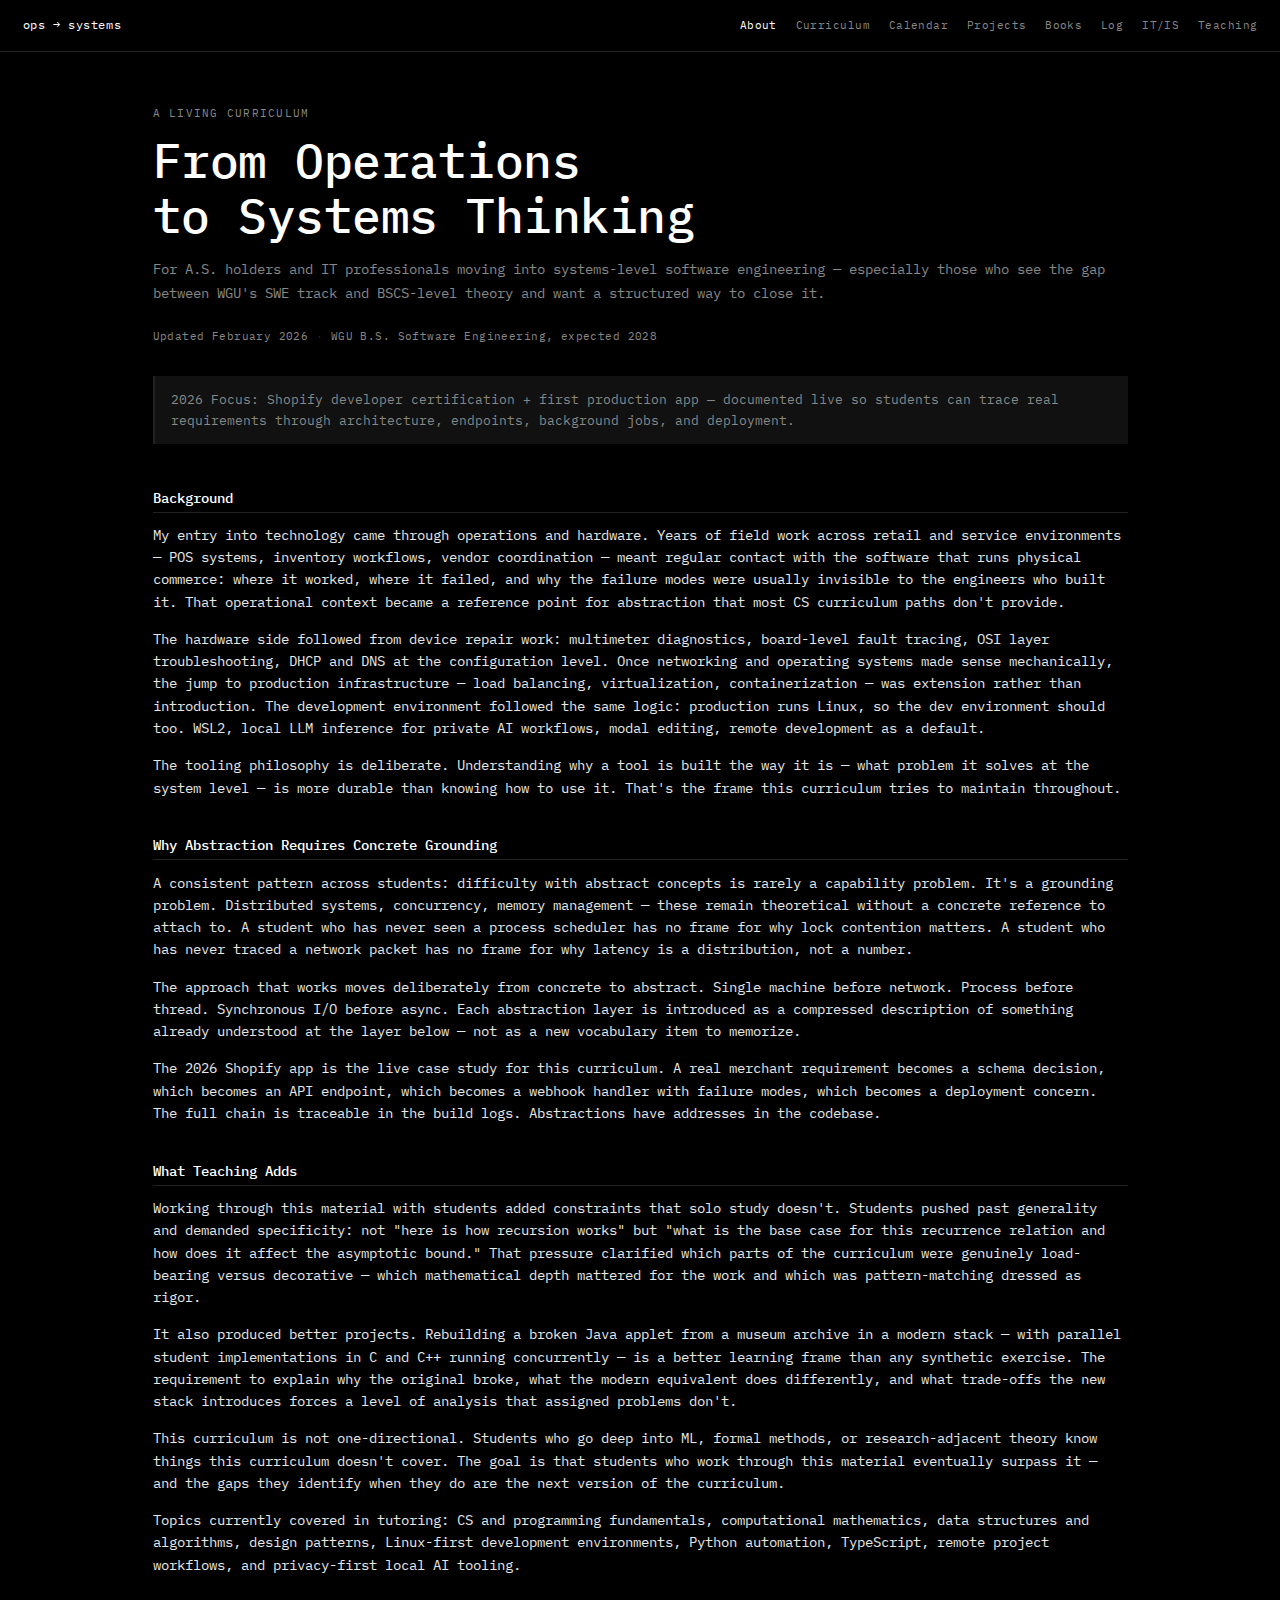
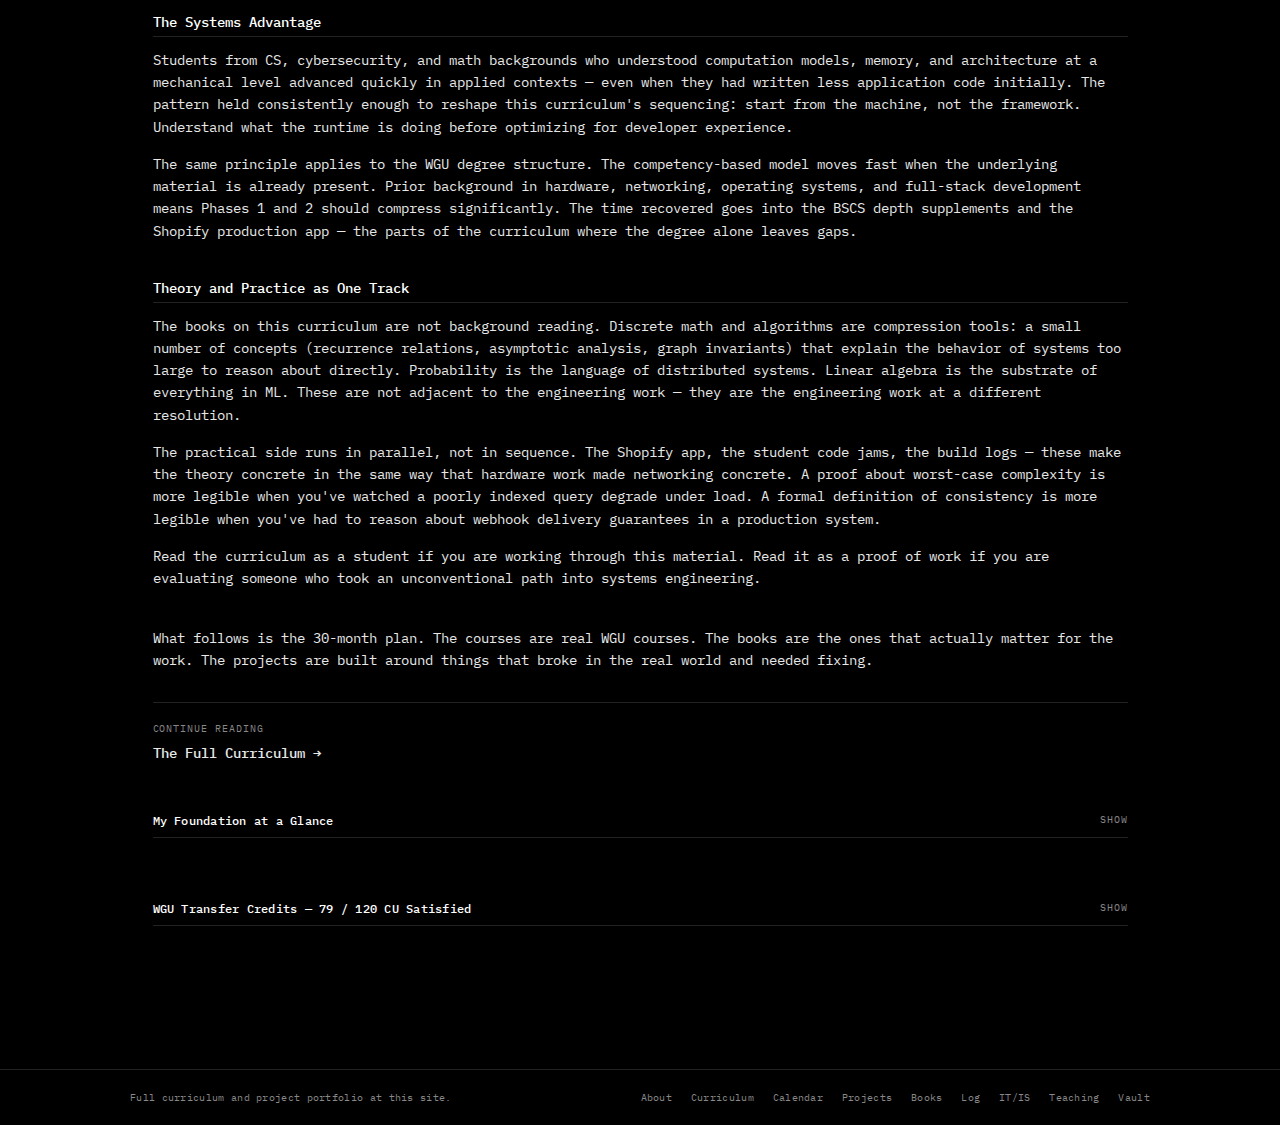
<file: index.html>
<!DOCTYPE html>
<html lang="en">
<head>
<meta charset="UTF-8">
<meta name="viewport" content="width=device-width, initial-scale=1.0">
<title>From Operations to Systems — ops → systems</title>
<link rel="preconnect" href="https://fonts.googleapis.com">
<link rel="preconnect" href="https://fonts.gstatic.com" crossorigin>
<link href="https://fonts.googleapis.com/css2?family=IBM+Plex+Mono:ital,wght@0,400;0,500;1,400&display=swap" rel="stylesheet">
<link rel="stylesheet" href="style.css">
</head>
<body>

<nav class="nav">
  <a href="index.html" class="nav-brand">ops → systems</a>
  <button class="nav-toggle" onclick="document.getElementById('drawer').classList.toggle('open')">menu</button>
  <div class="nav-links">
    <a href="index.html" class="active">About</a>
    <a href="curriculum.html">Curriculum</a>
    <a href="calendar.html">Calendar</a>
    <a href="projects.html">Projects</a>
    <a href="books.html">Books</a>
    <a href="log.html">Log</a>
    <a href="it-resources.html">IT/IS</a>
    <a href="syllabus.html">Teaching</a>
  </div>
</nav>
<div class="nav-drawer" id="drawer">
  <a href="index.html" class="active">About</a>
  <a href="curriculum.html">Curriculum</a>
  <a href="calendar.html">Calendar</a>
  <a href="projects.html">Projects</a>
  <a href="books.html">Books</a>
  <a href="log.html">Log</a>
  <a href="it-resources.html">IT/IS</a>
  <a href="syllabus.html">Teaching</a>
</div>

<main>
<div class="page">

  <p class="kicker">A living curriculum</p>
  <h1 class="page-title">From Operations<br>to Systems Thinking</h1>
  <p class="lead">For A.S. holders and IT professionals moving into systems-level software engineering — especially those who see the gap between WGU's SWE track and BSCS-level theory and want a structured way to close it.</p>
  <div class="meta mb-2">
    <span>Updated February 2026</span><span class="dot">·</span>
    <span>WGU B.S. Software Engineering, expected 2028</span>
  </div>

  <div class="callout">
    2026 Focus: Shopify developer certification + first production app — documented live so students can trace real requirements through architecture, endpoints, background jobs, and deployment.
  </div>


  <!-- ESSAYS -->
  <div class="essay-section mt-3">
    <h2>Background</h2>
    <p>My entry into technology came through operations and hardware. Years of field work across retail and service environments — POS systems, inventory workflows, vendor coordination — meant regular contact with the software that runs physical commerce: where it worked, where it failed, and why the failure modes were usually invisible to the engineers who built it. That operational context became a reference point for abstraction that most CS curriculum paths don't provide.</p>
    <p>The hardware side followed from device repair work: multimeter diagnostics, board-level fault tracing, OSI layer troubleshooting, DHCP and DNS at the configuration level. Once networking and operating systems made sense mechanically, the jump to production infrastructure — load balancing, virtualization, containerization — was extension rather than introduction. The development environment followed the same logic: production runs Linux, so the dev environment should too. WSL2, local LLM inference for private AI workflows, modal editing, remote development as a default.</p>
    <p>The tooling philosophy is deliberate. Understanding why a tool is built the way it is — what problem it solves at the system level — is more durable than knowing how to use it. That's the frame this curriculum tries to maintain throughout.</p>
  </div>

  <div class="essay-section">
    <h2>Why Abstraction Requires Concrete Grounding</h2>
    <p>A consistent pattern across students: difficulty with abstract concepts is rarely a capability problem. It's a grounding problem. Distributed systems, concurrency, memory management — these remain theoretical without a concrete reference to attach to. A student who has never seen a process scheduler has no frame for why lock contention matters. A student who has never traced a network packet has no frame for why latency is a distribution, not a number.</p>
    <p>The approach that works moves deliberately from concrete to abstract. Single machine before network. Process before thread. Synchronous I/O before async. Each abstraction layer is introduced as a compressed description of something already understood at the layer below — not as a new vocabulary item to memorize.</p>
    <p>The 2026 Shopify app is the live case study for this curriculum. A real merchant requirement becomes a schema decision, which becomes an API endpoint, which becomes a webhook handler with failure modes, which becomes a deployment concern. The full chain is traceable in the build logs. Abstractions have addresses in the codebase.</p>
  </div>

  <div class="essay-section">
    <h2>What Teaching Adds</h2>
    <p>Working through this material with students added constraints that solo study doesn't. Students pushed past generality and demanded specificity: not "here is how recursion works" but "what is the base case for this recurrence relation and how does it affect the asymptotic bound." That pressure clarified which parts of the curriculum were genuinely load-bearing versus decorative — which mathematical depth mattered for the work and which was pattern-matching dressed as rigor.</p>
    <p>It also produced better projects. Rebuilding a broken Java applet from a museum archive in a modern stack — with parallel student implementations in C and C++ running concurrently — is a better learning frame than any synthetic exercise. The requirement to explain why the original broke, what the modern equivalent does differently, and what trade-offs the new stack introduces forces a level of analysis that assigned problems don't.</p>
    <p>This curriculum is not one-directional. Students who go deep into ML, formal methods, or research-adjacent theory know things this curriculum doesn't cover. The goal is that students who work through this material eventually surpass it — and the gaps they identify when they do are the next version of the curriculum.</p>
    <p>Topics currently covered in tutoring: CS and programming fundamentals, computational mathematics, data structures and algorithms, design patterns, Linux-first development environments, Python automation, TypeScript, remote project workflows, and privacy-first local AI tooling.</p>
  </div>

  <div class="essay-section">
    <h2>The Systems Advantage</h2>
    <p>Students from CS, cybersecurity, and math backgrounds who understood computation models, memory, and architecture at a mechanical level advanced quickly in applied contexts — even when they had written less application code initially. The pattern held consistently enough to reshape this curriculum's sequencing: start from the machine, not the framework. Understand what the runtime is doing before optimizing for developer experience.</p>
    <p>The same principle applies to the WGU degree structure. The competency-based model moves fast when the underlying material is already present. Prior background in hardware, networking, operating systems, and full-stack development means Phases 1 and 2 should compress significantly. The time recovered goes into the BSCS depth supplements and the Shopify production app — the parts of the curriculum where the degree alone leaves gaps.</p>
  </div>

  <div class="essay-section">
    <h2>Theory and Practice as One Track</h2>
    <p>The books on this curriculum are not background reading. Discrete math and algorithms are compression tools: a small number of concepts (recurrence relations, asymptotic analysis, graph invariants) that explain the behavior of systems too large to reason about directly. Probability is the language of distributed systems. Linear algebra is the substrate of everything in ML. These are not adjacent to the engineering work — they are the engineering work at a different resolution.</p>
    <p>The practical side runs in parallel, not in sequence. The Shopify app, the student code jams, the build logs — these make the theory concrete in the same way that hardware work made networking concrete. A proof about worst-case complexity is more legible when you've watched a poorly indexed query degrade under load. A formal definition of consistency is more legible when you've had to reason about webhook delivery guarantees in a production system.</p>
    <p>Read the curriculum as a student if you are working through this material. Read it as a proof of work if you are evaluating someone who took an unconventional path into systems engineering.</p>
  </div>

  <div class="essay-section">
    <p>What follows is the 30-month plan. The courses are real WGU courses. The books are the ones that actually matter for the work. The projects are built around things that broke in the real world and needed fixing.</p>
    <a href="curriculum.html" class="forward">
      <span class="forward-label">Continue reading</span>
      <span class="forward-title">The Full Curriculum →</span>
    </a>
  </div>


  <!-- FOUNDATION TABLE — collapsible -->
  <div class="section-block">
    <div class="collapsible-hd" onclick="toggle('foundation')">
      <h3>My Foundation at a Glance</h3>
      <span class="collapsible-toggle" id="foundation-toggle">show</span>
    </div>
    <div class="collapsible-body" id="foundation">
      <div class="table-wrap"><table>
        <thead>
          <tr><th>Credential / Course</th><th>What It Covered</th><th>Carried Forward</th></tr>
        </thead>
        <tbody>
          <tr>
            <td>CompTIA A+</td>
            <td>Hardware assembly, binary/hex, Wireshark, CLI repair tools</td>
            <td>Low-level machine intuition; mental model of the stack</td>
          </tr>
          <tr>
            <td>Google IT Support</td>
            <td>OS troubleshooting, networking, ticketing systems</td>
            <td>Systems orientation; support workflows</td>
          </tr>
          <tr>
            <td>Google IT Automation / Python</td>
            <td>Scripting fundamentals, automation patterns</td>
            <td>Python as practical tool; automation mindset</td>
          </tr>
          <tr>
            <td>freeCodeCamp</td>
            <td>HTML, CSS, JavaScript, intro React</td>
            <td>Web foundations; front-end confidence</td>
          </tr>
          <tr>
            <td>Per Scholas SWE Bootcamp</td>
            <td>Full-stack dev (MERN), Agile/Scrum, production code, team workflow</td>
            <td>Professional habits; teamwork under deadline</td>
          </tr>
          <tr>
            <td>The Odin Project</td>
            <td>Full-stack curriculum HTML to Node</td>
            <td>Structured project-based web skills</td>
          </tr>
          <tr>
            <td>CS50 + CS50W</td>
            <td>Algorithms, memory, C, Python, SQL, web architecture</td>
            <td>CS conceptual framing; first real algorithms exposure</td>
          </tr>
          <tr>
            <td>Eloquent JavaScript</td>
            <td>Closures, prototypes, async, event loop</td>
            <td>Language-level JS understanding</td>
          </tr>
          <tr>
            <td>Learning React (O'Reilly)</td>
            <td>Hooks, component patterns, state management</td>
            <td>Modern React mental model</td>
          </tr>
          <tr>
            <td>Effective TypeScript (O'Reilly)</td>
            <td>Type system, generics, structural typing</td>
            <td>Type-safe code; TS as a discipline</td>
          </tr>
          <tr>
            <td>Grokking Algorithms</td>
            <td>Visual intro: recursion, DP, graphs, Big-O</td>
            <td>Accessible entry point before CLRS; algorithm intuition</td>
          </tr>
        </tbody>
      </table></div>
    </div>
  </div>


  <!-- TRANSFER CREDITS — collapsible -->
  <div class="section-block">
    <div class="collapsible-hd" onclick="toggle('transfers')">
      <h3>WGU Transfer Credits — 79 / 120 CU Satisfied</h3>
      <span class="collapsible-toggle" id="transfers-toggle">show</span>
    </div>
    <div class="collapsible-body" id="transfers">
      <div class="table-wrap"><table>
        <thead>
          <tr><th>Course</th><th>Satisfied By</th><th>CU</th></tr>
        </thead>
        <tbody>
          <tr><td class="strike">Composition: Successful Self-Expression (D270)</td><td>A.S. degree</td><td>3</td></tr>
          <tr><td class="strike">Technical Communication (D339)</td><td>A.S. degree</td><td>3</td></tr>
          <tr><td class="strike">Ethics in Technology (D333)</td><td>A.S. degree</td><td>3</td></tr>
          <tr><td class="strike">Intro to Systems Thinking (D372)</td><td>A.S. degree</td><td>3</td></tr>
          <tr><td class="strike">American Politics &amp; US Constitution (C963)</td><td>A.S. degree</td><td>3</td></tr>
          <tr><td class="strike">Intro to Physical &amp; Human Geography (D199)</td><td>A.S. degree</td><td>3</td></tr>
          <tr><td class="strike">Applied Algebra (C957)</td><td>A.S. degree</td><td>3</td></tr>
          <tr><td class="strike">Applied Probability &amp; Statistics (C955)</td><td>A.S. degree</td><td>3</td></tr>
          <tr><td class="strike">Health, Fitness &amp; Wellness (C458)</td><td>A.S. degree</td><td>4</td></tr>
          <tr><td class="strike">Natural Science Lab (C683)</td><td>A.S. degree</td><td>2</td></tr>
          <tr><td class="strike">Hardware &amp; OS Essentials (D386)</td><td>CompTIA A+</td><td>3</td></tr>
          <tr><td class="strike">Introduction to IT (D322)</td><td>Google IT Support</td><td>4</td></tr>
          <tr><td class="strike">Software Engineering (D284)</td><td>Per Scholas Bootcamp</td><td>4</td></tr>
        </tbody>
      </table></div>
    </div>
  </div>

</div>
</main>

<footer class="footer">
  <div class="footer-inner">
    <span class="footer-brand">Full curriculum and project portfolio at this site.</span>
    <nav class="footer-nav">
      <a href="index.html">About</a>
      <a href="curriculum.html">Curriculum</a>
      <a href="calendar.html">Calendar</a>
      <a href="projects.html">Projects</a>
      <a href="books.html">Books</a>
      <a href="log.html">Log</a>
      <a href="it-resources.html">IT/IS</a>
      <a href="syllabus.html">Teaching</a>
      <a href="the-vault.html">Vault</a>
    </nav>
  </div>
</footer>

<script>
function toggle(id) {
  const body = document.getElementById(id);
  const label = document.getElementById(id + '-toggle');
  body.classList.toggle('open');
  label.textContent = body.classList.contains('open') ? 'hide' : 'show';
}
</script>

</body>
</html>
</file>
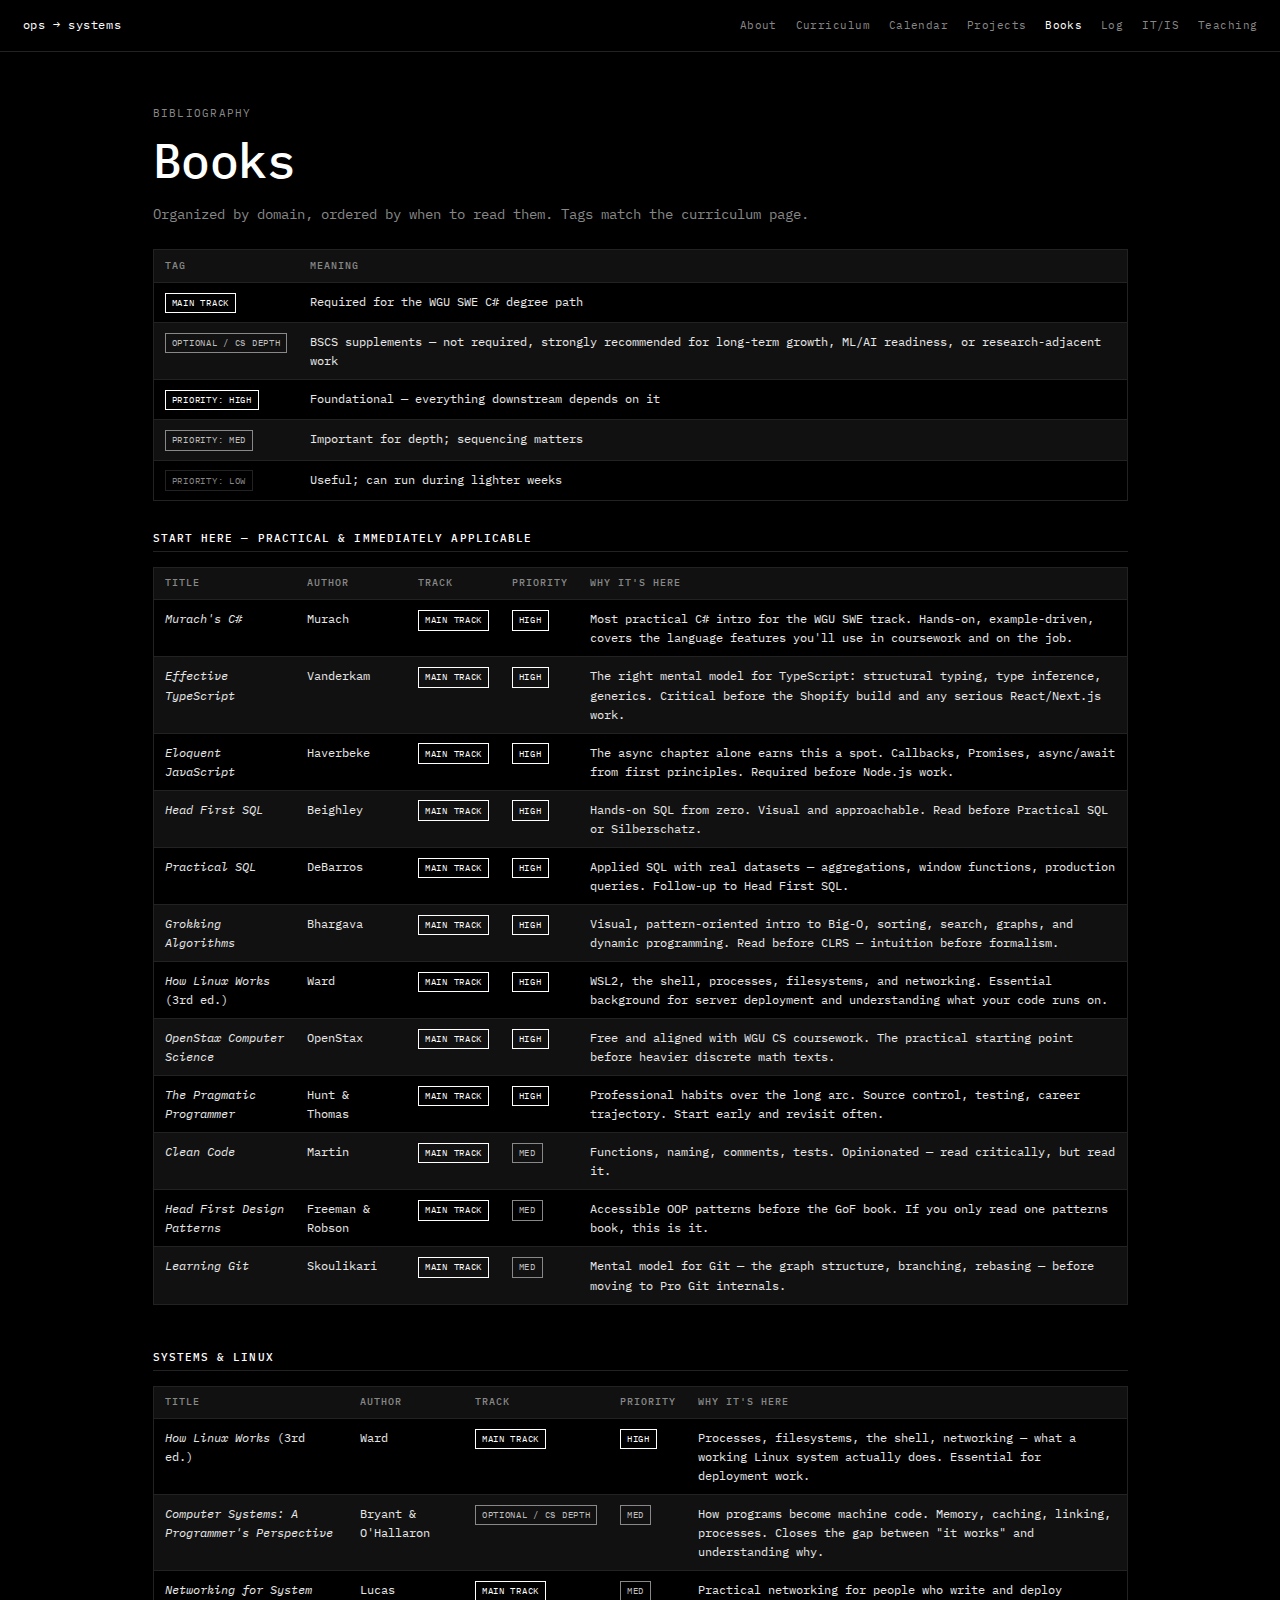
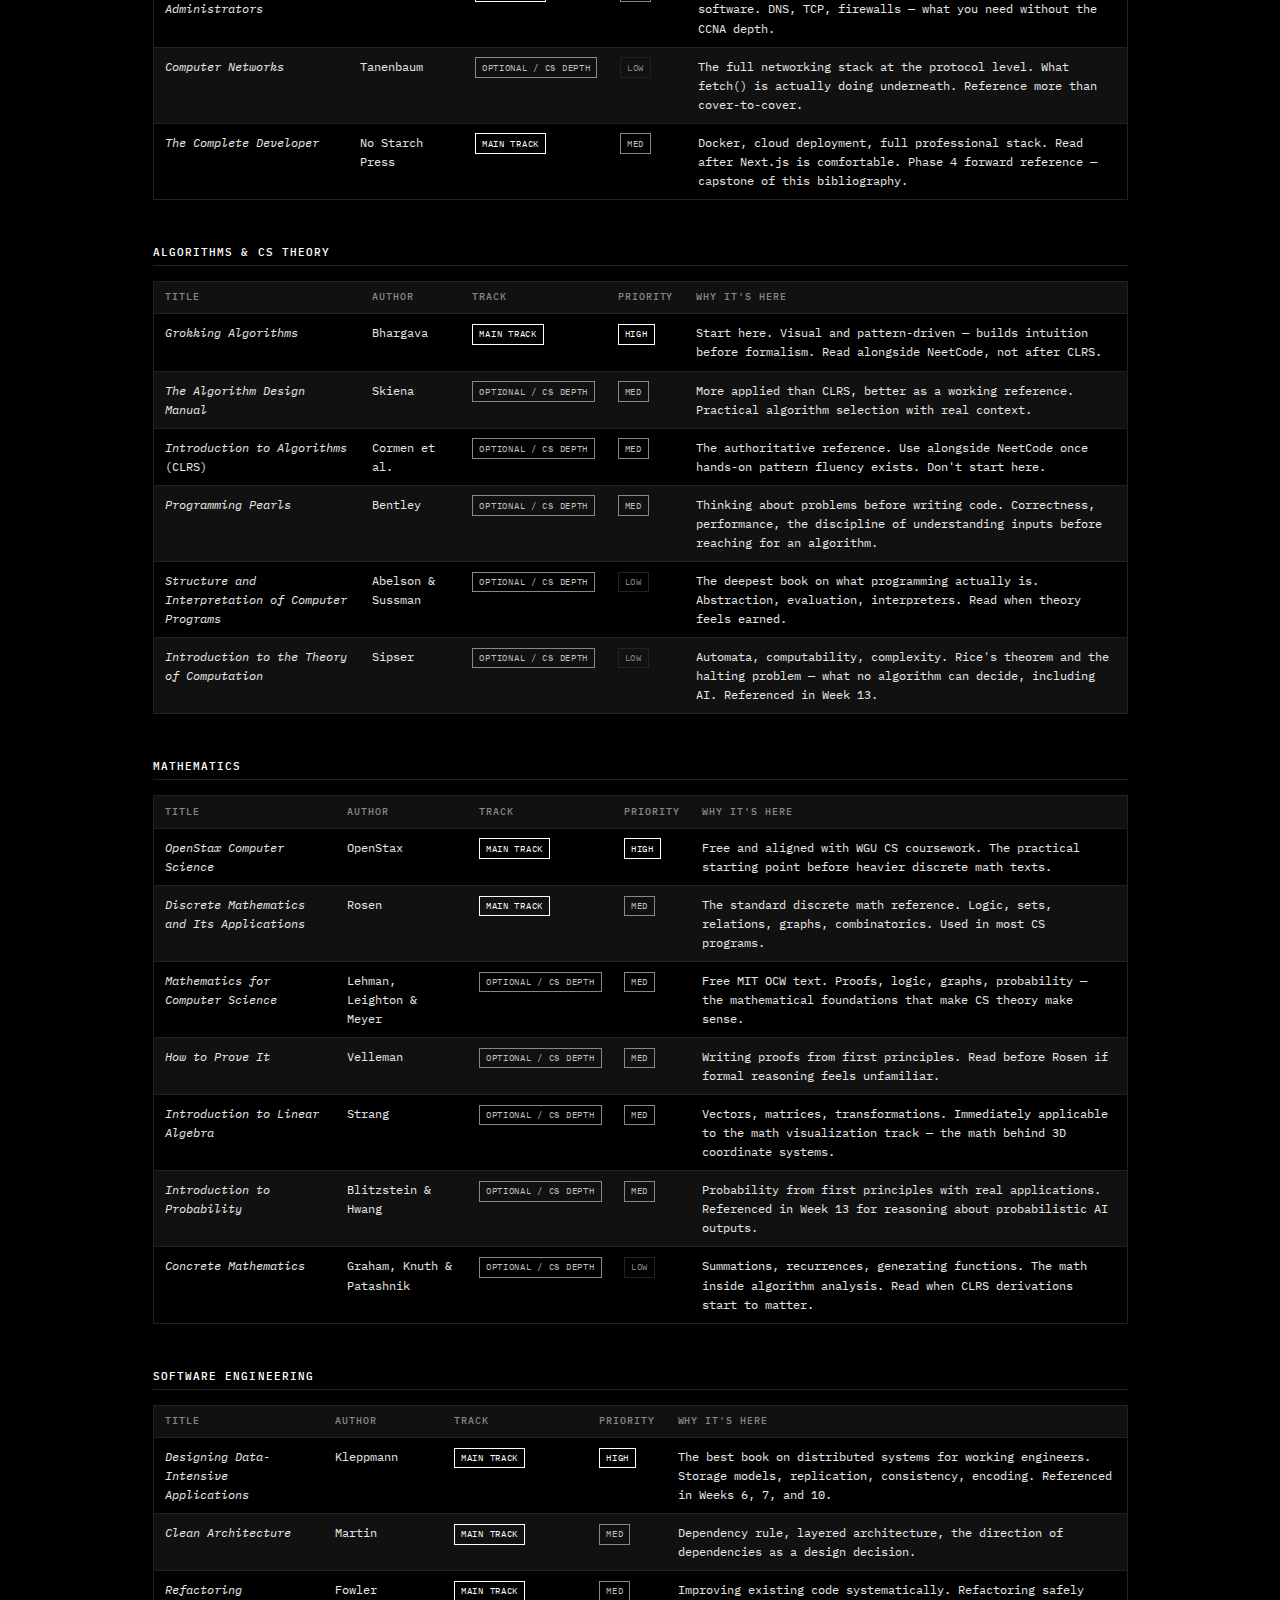
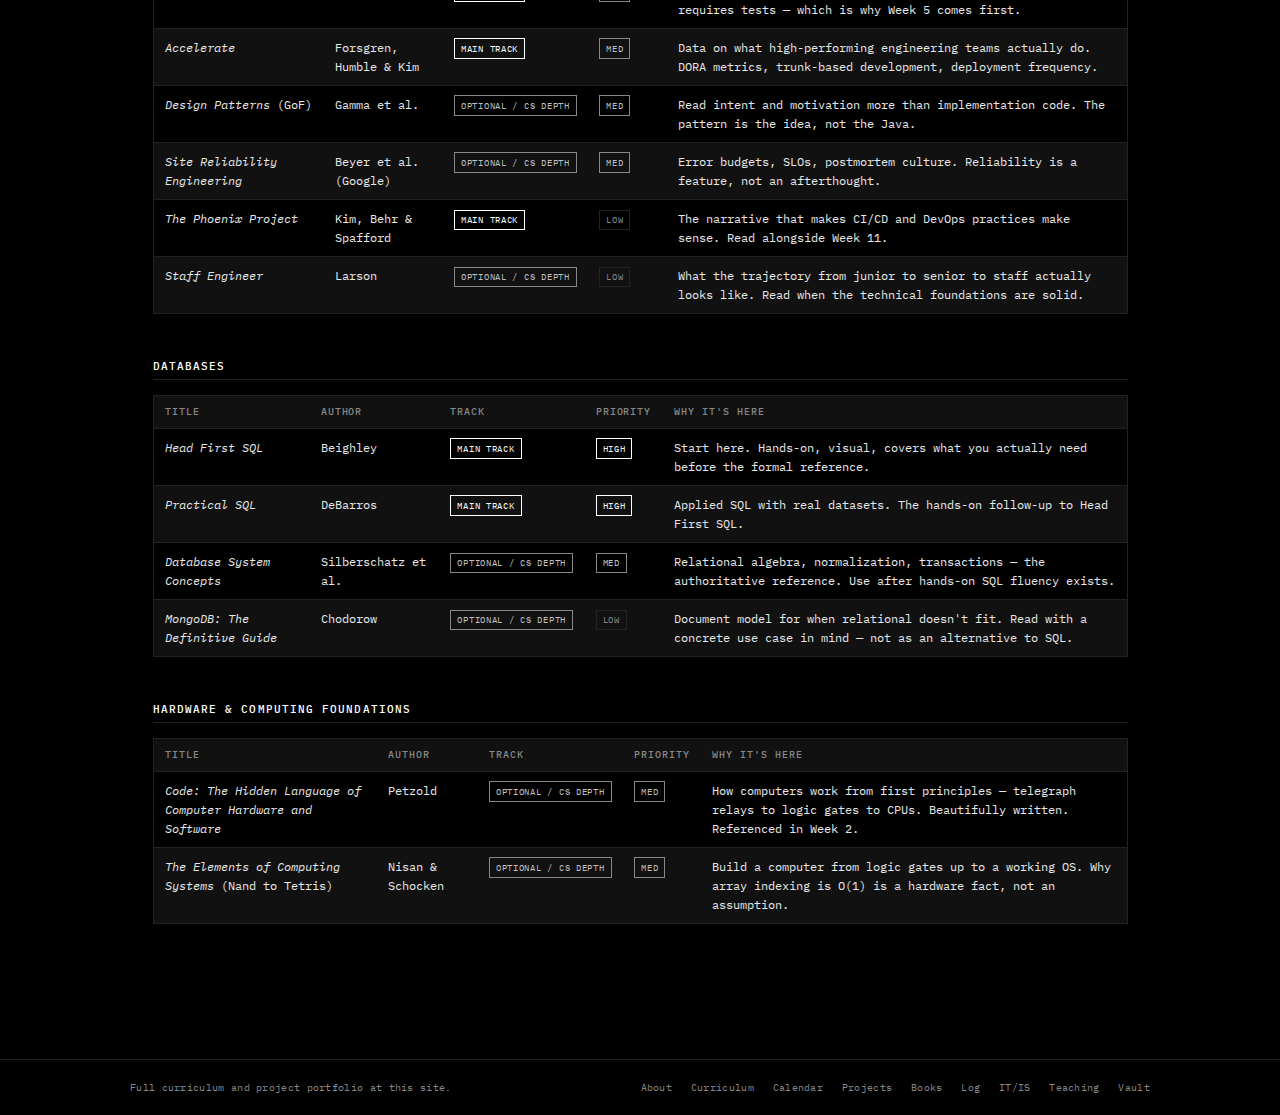
<file: books.html>
<!DOCTYPE html>
<html lang="en">
<head>
<meta charset="UTF-8">
<meta name="viewport" content="width=device-width, initial-scale=1.0">
<title>Books — ops → systems</title>
<link rel="preconnect" href="https://fonts.googleapis.com">
<link rel="preconnect" href="https://fonts.gstatic.com" crossorigin>
<link href="https://fonts.googleapis.com/css2?family=IBM+Plex+Mono:ital,wght@0,400;0,500;1,400&display=swap" rel="stylesheet">
<link rel="stylesheet" href="style.css">
</head>
<body>

<nav class="nav">
  <a href="index.html" class="nav-brand">ops → systems</a>
  <button class="nav-toggle" onclick="document.getElementById('drawer').classList.toggle('open')">menu</button>
  <div class="nav-links">
    <a href="index.html">About</a>
    <a href="curriculum.html">Curriculum</a>
    <a href="calendar.html">Calendar</a>
    <a href="projects.html">Projects</a>
    <a href="books.html" class="active">Books</a>
    <a href="log.html">Log</a>
    <a href="it-resources.html">IT/IS</a>
    <a href="syllabus.html">Teaching</a>
  </div>
</nav>
<div class="nav-drawer" id="drawer">
  <a href="index.html">About</a>
  <a href="curriculum.html">Curriculum</a>
  <a href="calendar.html">Calendar</a>
  <a href="projects.html">Projects</a>
  <a href="books.html" class="active">Books</a>
  <a href="log.html">Log</a>
  <a href="it-resources.html">IT/IS</a>
  <a href="syllabus.html">Teaching</a>
</div>

<main>
<div class="page">

  <p class="kicker">Bibliography</p>
  <h1 class="page-title">Books</h1>
  <p class="lead">Organized by domain, ordered by when to read them. Tags match the curriculum page.</p>

  <div class="table-wrap mb-3"><table>
    <thead><tr><th>Tag</th><th>Meaning</th></tr></thead>
    <tbody>
      <tr><td><span class="tag tag-main">Main Track</span></td><td>Required for the WGU SWE C# degree path</td></tr>
      <tr><td><span class="tag tag-med">Optional / CS Depth</span></td><td>BSCS supplements — not required, strongly recommended for long-term growth, ML/AI readiness, or research-adjacent work</td></tr>
      <tr><td><span class="tag tag-main">Priority: High</span></td><td>Foundational — everything downstream depends on it</td></tr>
      <tr><td><span class="tag tag-med">Priority: Med</span></td><td>Important for depth; sequencing matters</td></tr>
      <tr><td><span class="tag tag-low">Priority: Low</span></td><td>Useful; can run during lighter weeks</td></tr>
    </tbody>
  </table></div>


  <!-- START HERE -->
  <div class="book-group">
    <h2>Start Here — Practical &amp; Immediately Applicable</h2>
    <div class="table-wrap"><table>
      <thead><tr><th>Title</th><th>Author</th><th>Track</th><th>Priority</th><th>Why it's here</th></tr></thead>
      <tbody>
        <tr>
          <td><em>Murach's C#</em></td>
          <td>Murach</td>
          <td><span class="tag tag-main">Main Track</span></td>
          <td><span class="tag tag-main">High</span></td>
          <td>Most practical C# intro for the WGU SWE track. Hands-on, example-driven, covers the language features you'll use in coursework and on the job.</td>
        </tr>
        <tr>
          <td><em>Effective TypeScript</em></td>
          <td>Vanderkam</td>
          <td><span class="tag tag-main">Main Track</span></td>
          <td><span class="tag tag-main">High</span></td>
          <td>The right mental model for TypeScript: structural typing, type inference, generics. Critical before the Shopify build and any serious React/Next.js work.</td>
        </tr>
        <tr>
          <td><em>Eloquent JavaScript</em></td>
          <td>Haverbeke</td>
          <td><span class="tag tag-main">Main Track</span></td>
          <td><span class="tag tag-main">High</span></td>
          <td>The async chapter alone earns this a spot. Callbacks, Promises, async/await from first principles. Required before Node.js work.</td>
        </tr>
        <tr>
          <td><em>Head First SQL</em></td>
          <td>Beighley</td>
          <td><span class="tag tag-main">Main Track</span></td>
          <td><span class="tag tag-main">High</span></td>
          <td>Hands-on SQL from zero. Visual and approachable. Read before Practical SQL or Silberschatz.</td>
        </tr>
        <tr>
          <td><em>Practical SQL</em></td>
          <td>DeBarros</td>
          <td><span class="tag tag-main">Main Track</span></td>
          <td><span class="tag tag-main">High</span></td>
          <td>Applied SQL with real datasets — aggregations, window functions, production queries. Follow-up to Head First SQL.</td>
        </tr>
        <tr>
          <td><em>Grokking Algorithms</em></td>
          <td>Bhargava</td>
          <td><span class="tag tag-main">Main Track</span></td>
          <td><span class="tag tag-main">High</span></td>
          <td>Visual, pattern-oriented intro to Big-O, sorting, search, graphs, and dynamic programming. Read before CLRS — intuition before formalism.</td>
        </tr>
        <tr>
          <td><em>How Linux Works</em> (3rd ed.)</td>
          <td>Ward</td>
          <td><span class="tag tag-main">Main Track</span></td>
          <td><span class="tag tag-main">High</span></td>
          <td>WSL2, the shell, processes, filesystems, and networking. Essential background for server deployment and understanding what your code runs on.</td>
        </tr>
        <tr>
          <td><em>OpenStax Computer Science</em></td>
          <td>OpenStax</td>
          <td><span class="tag tag-main">Main Track</span></td>
          <td><span class="tag tag-main">High</span></td>
          <td>Free and aligned with WGU CS coursework. The practical starting point before heavier discrete math texts.</td>
        </tr>
        <tr>
          <td><em>The Pragmatic Programmer</em></td>
          <td>Hunt &amp; Thomas</td>
          <td><span class="tag tag-main">Main Track</span></td>
          <td><span class="tag tag-main">High</span></td>
          <td>Professional habits over the long arc. Source control, testing, career trajectory. Start early and revisit often.</td>
        </tr>
        <tr>
          <td><em>Clean Code</em></td>
          <td>Martin</td>
          <td><span class="tag tag-main">Main Track</span></td>
          <td><span class="tag tag-med">Med</span></td>
          <td>Functions, naming, comments, tests. Opinionated — read critically, but read it.</td>
        </tr>
        <tr>
          <td><em>Head First Design Patterns</em></td>
          <td>Freeman &amp; Robson</td>
          <td><span class="tag tag-main">Main Track</span></td>
          <td><span class="tag tag-med">Med</span></td>
          <td>Accessible OOP patterns before the GoF book. If you only read one patterns book, this is it.</td>
        </tr>
        <tr>
          <td><em>Learning Git</em></td>
          <td>Skoulikari</td>
          <td><span class="tag tag-main">Main Track</span></td>
          <td><span class="tag tag-med">Med</span></td>
          <td>Mental model for Git — the graph structure, branching, rebasing — before moving to Pro Git internals.</td>
        </tr>
      </tbody>
    </table></div>
  </div>


  <!-- SYSTEMS & LINUX -->
  <div class="book-group">
    <h2>Systems &amp; Linux</h2>
    <div class="table-wrap"><table>
      <thead><tr><th>Title</th><th>Author</th><th>Track</th><th>Priority</th><th>Why it's here</th></tr></thead>
      <tbody>
        <tr>
          <td><em>How Linux Works</em> (3rd ed.)</td>
          <td>Ward</td>
          <td><span class="tag tag-main">Main Track</span></td>
          <td><span class="tag tag-main">High</span></td>
          <td>Processes, filesystems, the shell, networking — what a working Linux system actually does. Essential for deployment work.</td>
        </tr>
        <tr>
          <td><em>Computer Systems: A Programmer's Perspective</em></td>
          <td>Bryant &amp; O'Hallaron</td>
          <td><span class="tag tag-med">Optional / CS Depth</span></td>
          <td><span class="tag tag-med">Med</span></td>
          <td>How programs become machine code. Memory, caching, linking, processes. Closes the gap between "it works" and understanding why.</td>
        </tr>
        <tr>
          <td><em>Networking for System Administrators</em></td>
          <td>Lucas</td>
          <td><span class="tag tag-main">Main Track</span></td>
          <td><span class="tag tag-med">Med</span></td>
          <td>Practical networking for people who write and deploy software. DNS, TCP, firewalls — what you need without the CCNA depth.</td>
        </tr>
        <tr>
          <td><em>Computer Networks</em></td>
          <td>Tanenbaum</td>
          <td><span class="tag tag-med">Optional / CS Depth</span></td>
          <td><span class="tag tag-low">Low</span></td>
          <td>The full networking stack at the protocol level. What fetch() is actually doing underneath. Reference more than cover-to-cover.</td>
        </tr>
        <tr>
          <td><em>The Complete Developer</em></td>
          <td>No Starch Press</td>
          <td><span class="tag tag-main">Main Track</span></td>
          <td><span class="tag tag-med">Med</span></td>
          <td>Docker, cloud deployment, full professional stack. Read after Next.js is comfortable. Phase 4 forward reference — capstone of this bibliography.</td>
        </tr>
      </tbody>
    </table></div>
  </div>


  <!-- ALGORITHMS & CS THEORY -->
  <div class="book-group">
    <h2>Algorithms &amp; CS Theory</h2>
    <div class="table-wrap"><table>
      <thead><tr><th>Title</th><th>Author</th><th>Track</th><th>Priority</th><th>Why it's here</th></tr></thead>
      <tbody>
        <tr>
          <td><em>Grokking Algorithms</em></td>
          <td>Bhargava</td>
          <td><span class="tag tag-main">Main Track</span></td>
          <td><span class="tag tag-main">High</span></td>
          <td>Start here. Visual and pattern-driven — builds intuition before formalism. Read alongside NeetCode, not after CLRS.</td>
        </tr>
        <tr>
          <td><em>The Algorithm Design Manual</em></td>
          <td>Skiena</td>
          <td><span class="tag tag-med">Optional / CS Depth</span></td>
          <td><span class="tag tag-med">Med</span></td>
          <td>More applied than CLRS, better as a working reference. Practical algorithm selection with real context.</td>
        </tr>
        <tr>
          <td><em>Introduction to Algorithms</em> (CLRS)</td>
          <td>Cormen et al.</td>
          <td><span class="tag tag-med">Optional / CS Depth</span></td>
          <td><span class="tag tag-med">Med</span></td>
          <td>The authoritative reference. Use alongside NeetCode once hands-on pattern fluency exists. Don't start here.</td>
        </tr>
        <tr>
          <td><em>Programming Pearls</em></td>
          <td>Bentley</td>
          <td><span class="tag tag-med">Optional / CS Depth</span></td>
          <td><span class="tag tag-med">Med</span></td>
          <td>Thinking about problems before writing code. Correctness, performance, the discipline of understanding inputs before reaching for an algorithm.</td>
        </tr>
        <tr>
          <td><em>Structure and Interpretation of Computer Programs</em></td>
          <td>Abelson &amp; Sussman</td>
          <td><span class="tag tag-med">Optional / CS Depth</span></td>
          <td><span class="tag tag-low">Low</span></td>
          <td>The deepest book on what programming actually is. Abstraction, evaluation, interpreters. Read when theory feels earned.</td>
        </tr>
        <tr>
          <td><em>Introduction to the Theory of Computation</em></td>
          <td>Sipser</td>
          <td><span class="tag tag-med">Optional / CS Depth</span></td>
          <td><span class="tag tag-low">Low</span></td>
          <td>Automata, computability, complexity. Rice's theorem and the halting problem — what no algorithm can decide, including AI. Referenced in Week 13.</td>
        </tr>
      </tbody>
    </table></div>
  </div>


  <!-- MATHEMATICS -->
  <div class="book-group">
    <h2>Mathematics</h2>
    <div class="table-wrap"><table>
      <thead><tr><th>Title</th><th>Author</th><th>Track</th><th>Priority</th><th>Why it's here</th></tr></thead>
      <tbody>
        <tr>
          <td><em>OpenStax Computer Science</em></td>
          <td>OpenStax</td>
          <td><span class="tag tag-main">Main Track</span></td>
          <td><span class="tag tag-main">High</span></td>
          <td>Free and aligned with WGU CS coursework. The practical starting point before heavier discrete math texts.</td>
        </tr>
        <tr>
          <td><em>Discrete Mathematics and Its Applications</em></td>
          <td>Rosen</td>
          <td><span class="tag tag-main">Main Track</span></td>
          <td><span class="tag tag-med">Med</span></td>
          <td>The standard discrete math reference. Logic, sets, relations, graphs, combinatorics. Used in most CS programs.</td>
        </tr>
        <tr>
          <td><em>Mathematics for Computer Science</em></td>
          <td>Lehman, Leighton &amp; Meyer</td>
          <td><span class="tag tag-med">Optional / CS Depth</span></td>
          <td><span class="tag tag-med">Med</span></td>
          <td>Free MIT OCW text. Proofs, logic, graphs, probability — the mathematical foundations that make CS theory make sense.</td>
        </tr>
        <tr>
          <td><em>How to Prove It</em></td>
          <td>Velleman</td>
          <td><span class="tag tag-med">Optional / CS Depth</span></td>
          <td><span class="tag tag-med">Med</span></td>
          <td>Writing proofs from first principles. Read before Rosen if formal reasoning feels unfamiliar.</td>
        </tr>
        <tr>
          <td><em>Introduction to Linear Algebra</em></td>
          <td>Strang</td>
          <td><span class="tag tag-med">Optional / CS Depth</span></td>
          <td><span class="tag tag-med">Med</span></td>
          <td>Vectors, matrices, transformations. Immediately applicable to the math visualization track — the math behind 3D coordinate systems.</td>
        </tr>
        <tr>
          <td><em>Introduction to Probability</em></td>
          <td>Blitzstein &amp; Hwang</td>
          <td><span class="tag tag-med">Optional / CS Depth</span></td>
          <td><span class="tag tag-med">Med</span></td>
          <td>Probability from first principles with real applications. Referenced in Week 13 for reasoning about probabilistic AI outputs.</td>
        </tr>
        <tr>
          <td><em>Concrete Mathematics</em></td>
          <td>Graham, Knuth &amp; Patashnik</td>
          <td><span class="tag tag-med">Optional / CS Depth</span></td>
          <td><span class="tag tag-low">Low</span></td>
          <td>Summations, recurrences, generating functions. The math inside algorithm analysis. Read when CLRS derivations start to matter.</td>
        </tr>
      </tbody>
    </table></div>
  </div>


  <!-- SOFTWARE ENGINEERING -->
  <div class="book-group">
    <h2>Software Engineering</h2>
    <div class="table-wrap"><table>
      <thead><tr><th>Title</th><th>Author</th><th>Track</th><th>Priority</th><th>Why it's here</th></tr></thead>
      <tbody>
        <tr>
          <td><em>Designing Data-Intensive Applications</em></td>
          <td>Kleppmann</td>
          <td><span class="tag tag-main">Main Track</span></td>
          <td><span class="tag tag-main">High</span></td>
          <td>The best book on distributed systems for working engineers. Storage models, replication, consistency, encoding. Referenced in Weeks 6, 7, and 10.</td>
        </tr>
        <tr>
          <td><em>Clean Architecture</em></td>
          <td>Martin</td>
          <td><span class="tag tag-main">Main Track</span></td>
          <td><span class="tag tag-med">Med</span></td>
          <td>Dependency rule, layered architecture, the direction of dependencies as a design decision.</td>
        </tr>
        <tr>
          <td><em>Refactoring</em></td>
          <td>Fowler</td>
          <td><span class="tag tag-main">Main Track</span></td>
          <td><span class="tag tag-med">Med</span></td>
          <td>Improving existing code systematically. Refactoring safely requires tests — which is why Week 5 comes first.</td>
        </tr>
        <tr>
          <td><em>Accelerate</em></td>
          <td>Forsgren, Humble &amp; Kim</td>
          <td><span class="tag tag-main">Main Track</span></td>
          <td><span class="tag tag-med">Med</span></td>
          <td>Data on what high-performing engineering teams actually do. DORA metrics, trunk-based development, deployment frequency.</td>
        </tr>
        <tr>
          <td><em>Design Patterns</em> (GoF)</td>
          <td>Gamma et al.</td>
          <td><span class="tag tag-med">Optional / CS Depth</span></td>
          <td><span class="tag tag-med">Med</span></td>
          <td>Read intent and motivation more than implementation code. The pattern is the idea, not the Java.</td>
        </tr>
        <tr>
          <td><em>Site Reliability Engineering</em></td>
          <td>Beyer et al. (Google)</td>
          <td><span class="tag tag-med">Optional / CS Depth</span></td>
          <td><span class="tag tag-med">Med</span></td>
          <td>Error budgets, SLOs, postmortem culture. Reliability is a feature, not an afterthought.</td>
        </tr>
        <tr>
          <td><em>The Phoenix Project</em></td>
          <td>Kim, Behr &amp; Spafford</td>
          <td><span class="tag tag-main">Main Track</span></td>
          <td><span class="tag tag-low">Low</span></td>
          <td>The narrative that makes CI/CD and DevOps practices make sense. Read alongside Week 11.</td>
        </tr>
        <tr>
          <td><em>Staff Engineer</em></td>
          <td>Larson</td>
          <td><span class="tag tag-med">Optional / CS Depth</span></td>
          <td><span class="tag tag-low">Low</span></td>
          <td>What the trajectory from junior to senior to staff actually looks like. Read when the technical foundations are solid.</td>
        </tr>
      </tbody>
    </table></div>
  </div>


  <!-- DATABASES -->
  <div class="book-group">
    <h2>Databases</h2>
    <div class="table-wrap"><table>
      <thead><tr><th>Title</th><th>Author</th><th>Track</th><th>Priority</th><th>Why it's here</th></tr></thead>
      <tbody>
        <tr>
          <td><em>Head First SQL</em></td>
          <td>Beighley</td>
          <td><span class="tag tag-main">Main Track</span></td>
          <td><span class="tag tag-main">High</span></td>
          <td>Start here. Hands-on, visual, covers what you actually need before the formal reference.</td>
        </tr>
        <tr>
          <td><em>Practical SQL</em></td>
          <td>DeBarros</td>
          <td><span class="tag tag-main">Main Track</span></td>
          <td><span class="tag tag-main">High</span></td>
          <td>Applied SQL with real datasets. The hands-on follow-up to Head First SQL.</td>
        </tr>
        <tr>
          <td><em>Database System Concepts</em></td>
          <td>Silberschatz et al.</td>
          <td><span class="tag tag-med">Optional / CS Depth</span></td>
          <td><span class="tag tag-med">Med</span></td>
          <td>Relational algebra, normalization, transactions — the authoritative reference. Use after hands-on SQL fluency exists.</td>
        </tr>
        <tr>
          <td><em>MongoDB: The Definitive Guide</em></td>
          <td>Chodorow</td>
          <td><span class="tag tag-med">Optional / CS Depth</span></td>
          <td><span class="tag tag-low">Low</span></td>
          <td>Document model for when relational doesn't fit. Read with a concrete use case in mind — not as an alternative to SQL.</td>
        </tr>
      </tbody>
    </table></div>
  </div>


  <!-- HARDWARE & COMPUTING FOUNDATIONS -->
  <div class="book-group">
    <h2>Hardware &amp; Computing Foundations</h2>
    <div class="table-wrap"><table>
      <thead><tr><th>Title</th><th>Author</th><th>Track</th><th>Priority</th><th>Why it's here</th></tr></thead>
      <tbody>
        <tr>
          <td><em>Code: The Hidden Language of Computer Hardware and Software</em></td>
          <td>Petzold</td>
          <td><span class="tag tag-med">Optional / CS Depth</span></td>
          <td><span class="tag tag-med">Med</span></td>
          <td>How computers work from first principles — telegraph relays to logic gates to CPUs. Beautifully written. Referenced in Week 2.</td>
        </tr>
        <tr>
          <td><em>The Elements of Computing Systems</em> (Nand to Tetris)</td>
          <td>Nisan &amp; Schocken</td>
          <td><span class="tag tag-med">Optional / CS Depth</span></td>
          <td><span class="tag tag-med">Med</span></td>
          <td>Build a computer from logic gates up to a working OS. Why array indexing is O(1) is a hardware fact, not an assumption.</td>
        </tr>
      </tbody>
    </table></div>
  </div>

</div>
</main>

<footer class="footer">
  <div class="footer-inner">
    <span class="footer-brand">Full curriculum and project portfolio at this site.</span>
    <nav class="footer-nav">
      <a href="index.html">About</a>
      <a href="curriculum.html">Curriculum</a>
      <a href="calendar.html">Calendar</a>
      <a href="projects.html">Projects</a>
      <a href="books.html">Books</a>
      <a href="log.html">Log</a>
      <a href="it-resources.html">IT/IS</a>
      <a href="syllabus.html">Teaching</a>
      <a href="the-vault.html">Vault</a>
    </nav>
  </div>
</footer>

</body>
</html>
</file>
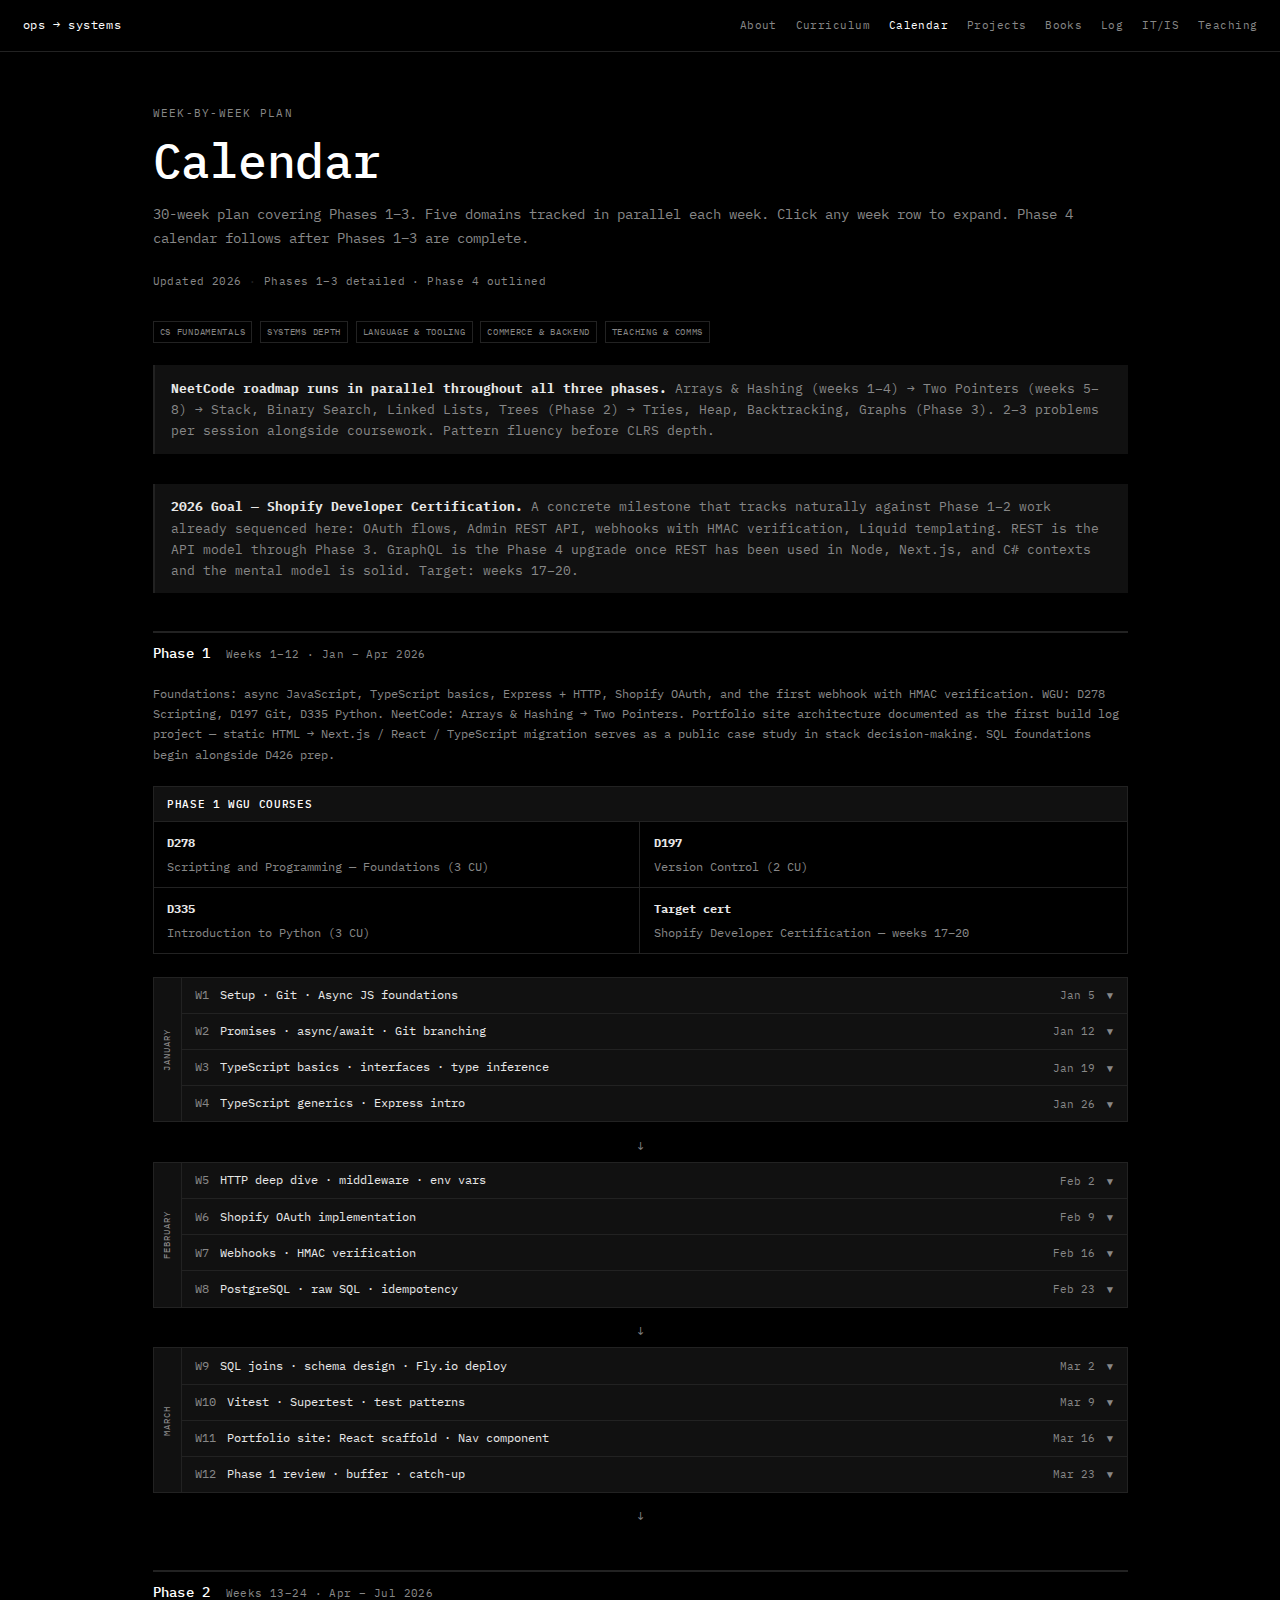
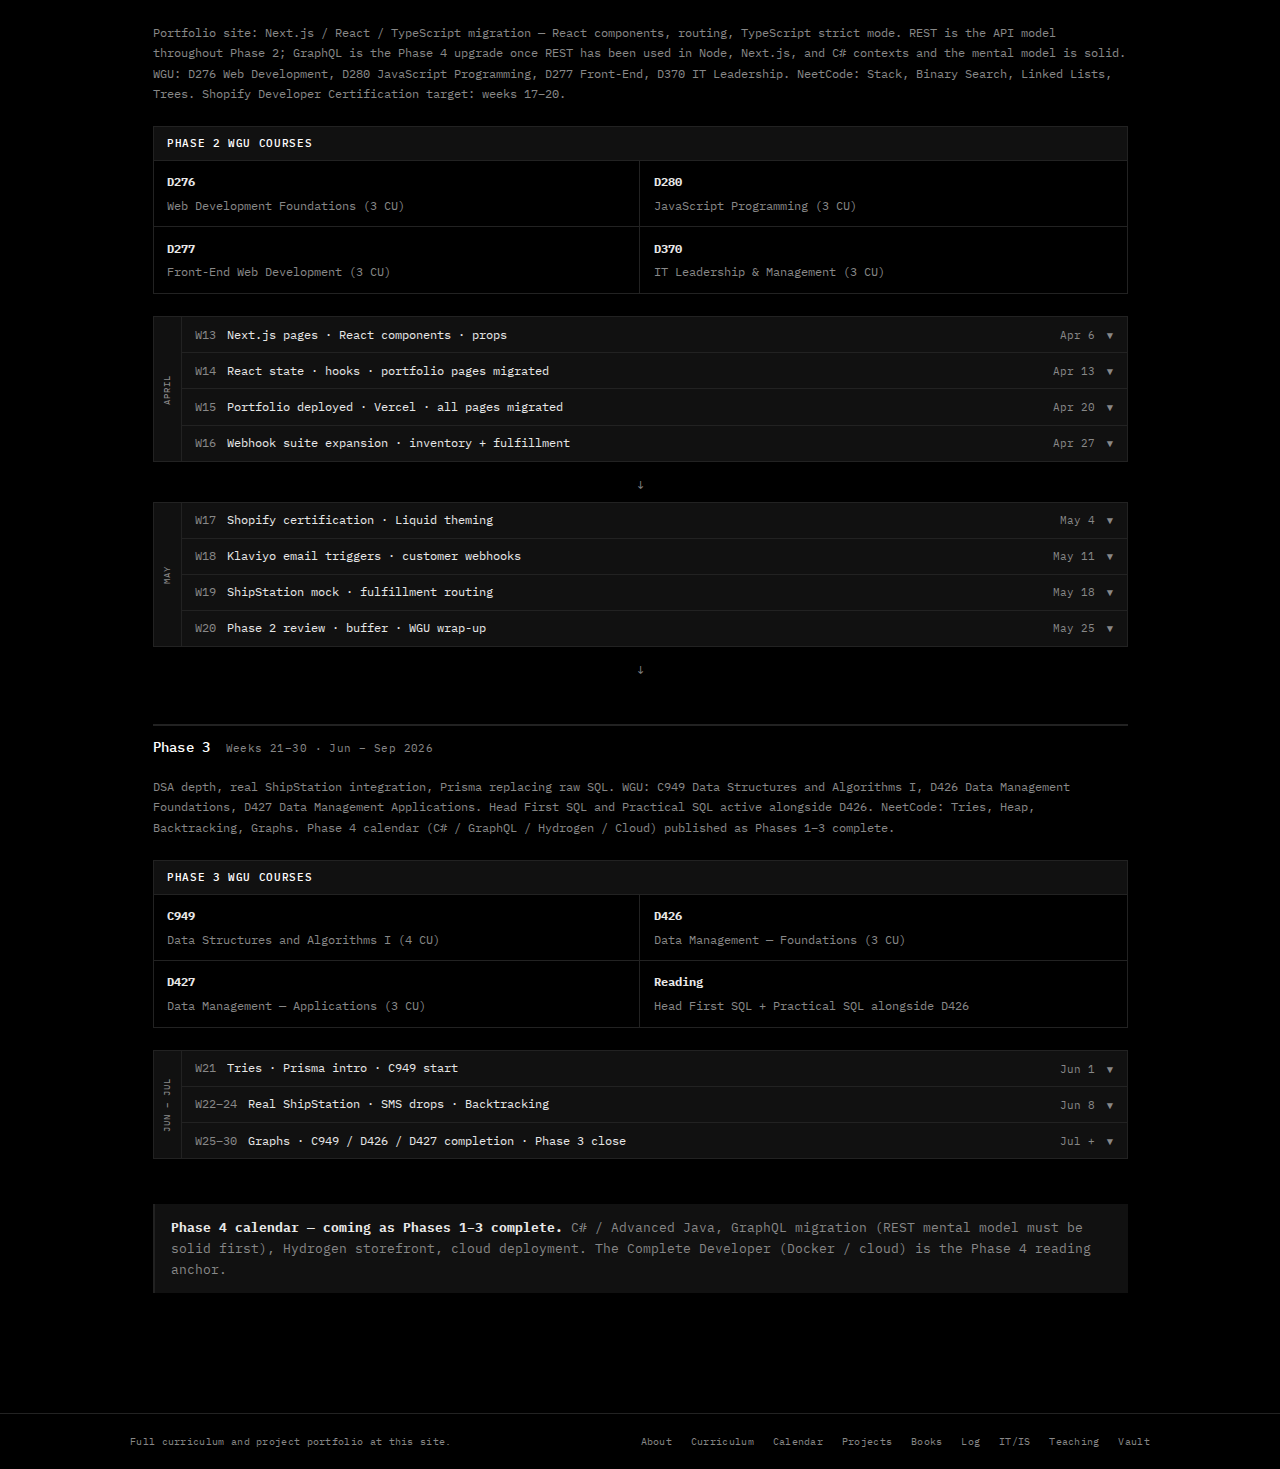
<file: calendar.html>
<!DOCTYPE html>
<html lang="en">
<head>
<meta charset="UTF-8">
<meta name="viewport" content="width=device-width, initial-scale=1.0">
<title>Calendar — ops → systems</title>
<link rel="preconnect" href="https://fonts.googleapis.com">
<link rel="preconnect" href="https://fonts.gstatic.com" crossorigin>
<link href="https://fonts.googleapis.com/css2?family=IBM+Plex+Mono:ital,wght@0,400;0,500;1,400&display=swap" rel="stylesheet">
<link rel="stylesheet" href="style.css">
</head>
<body>

<nav class="nav">
  <a href="index.html" class="nav-brand">ops → systems</a>
  <button class="nav-toggle" onclick="document.getElementById('drawer').classList.toggle('open')">menu</button>
  <div class="nav-links">
    <a href="index.html">About</a>
    <a href="curriculum.html">Curriculum</a>
    <a href="calendar.html" class="active">Calendar</a>
    <a href="projects.html">Projects</a>
    <a href="books.html">Books</a>
    <a href="log.html">Log</a>
    <a href="it-resources.html">IT/IS</a>
    <a href="syllabus.html">Teaching</a>
  </div>
</nav>
<div class="nav-drawer" id="drawer">
  <a href="index.html">About</a>
  <a href="curriculum.html">Curriculum</a>
  <a href="calendar.html" class="active">Calendar</a>
  <a href="projects.html">Projects</a>
  <a href="books.html">Books</a>
  <a href="log.html">Log</a>
  <a href="it-resources.html">IT/IS</a>
  <a href="syllabus.html">Teaching</a>
</div>

<main>
<div class="page">

  <p class="kicker">Week-by-week plan</p>
  <h1 class="page-title">Calendar</h1>
  <p class="lead">30-week plan covering Phases 1–3. Five domains tracked in parallel each week. Click any week row to expand. Phase 4 calendar follows after Phases 1–3 are complete.</p>
  <div class="meta mb-2">
    <span>Updated 2026</span><span class="dot">·</span><span>Phases 1–3 detailed · Phase 4 outlined</span>
  </div>

  <!-- LEGEND -->
  <div class="cal-legend">
    <span class="tag">CS Fundamentals</span>
    <span class="tag">Systems Depth</span>
    <span class="tag">Language &amp; Tooling</span>
    <span class="tag">Commerce &amp; Backend</span>
    <span class="tag">Teaching &amp; Comms</span>
  </div>

  <!-- NEETCODE OVERVIEW -->
  <div class="callout">
    <strong>NeetCode roadmap runs in parallel throughout all three phases.</strong> Arrays &amp; Hashing (weeks 1–4) → Two Pointers (weeks 5–8) → Stack, Binary Search, Linked Lists, Trees (Phase 2) → Tries, Heap, Backtracking, Graphs (Phase 3). 2–3 problems per session alongside coursework. Pattern fluency before CLRS depth.
  </div>

  <!-- SHOPIFY CERTIFICATION CALLOUT -->
  <div class="callout mt-1">
    <strong>2026 Goal — Shopify Developer Certification.</strong> A concrete milestone that tracks naturally against Phase 1–2 work already sequenced here: OAuth flows, Admin REST API, webhooks with HMAC verification, Liquid templating. REST is the API model through Phase 3. GraphQL is the Phase 4 upgrade once REST has been used in Node, Next.js, and C# contexts and the mental model is solid. Target: weeks 17–20.
  </div>


  <!-- ===================== PHASE 1 ===================== -->
  <div class="cal-phase-hd">
    <h2>Phase 1</h2>
    <span class="cal-phase-dates">Weeks 1–12 · Jan – Apr 2026</span>
  </div>
  <p class="cal-phase-desc">
    Foundations: async JavaScript, TypeScript basics, Express + HTTP, Shopify OAuth, and the first webhook with HMAC verification. WGU: D278 Scripting, D197 Git, D335 Python. NeetCode: Arrays &amp; Hashing → Two Pointers. Portfolio site architecture documented as the first build log project — static HTML → Next.js / React / TypeScript migration serves as a public case study in stack decision-making. SQL foundations begin alongside D426 prep.
  </p>

  <div class="wgu-box">
    <div class="wgu-box-hd">Phase 1 WGU Courses</div>
    <div class="wgu-box-body">
      <div class="wgu-box-col"><strong>D278</strong> Scripting and Programming — Foundations (3 CU)</div>
      <div class="wgu-box-col"><strong>D197</strong> Version Control (2 CU)</div>
      <div class="wgu-box-col"><strong>D335</strong> Introduction to Python (3 CU)</div>
      <div class="wgu-box-col"><strong>Target cert</strong> Shopify Developer Certification — weeks 17–20</div>
    </div>
  </div>

  <!-- MONTH: January -->
  <table class="month-table">
    <tbody>
      <!-- Week 1 -->
      <tr>
        <td class="month-label-cell" rowspan="4"><span class="month-label-text">January</span></td>
        <td class="week-hd-cell">
          <div class="week-hd" onclick="toggleWeek('w1')">
            <span class="week-num">W1</span>
            <span class="week-title">Setup · Git · Async JS foundations</span>
            <span class="week-date">Jan 5</span>
            <span class="week-toggle" id="w1-toggle">▼</span>
          </div>
        </td>
      </tr>
      <tr class="week-body-row" id="w1">
        <td class="week-body-cell">
          <div class="domain-grid">
            <div class="domain-cell"><div class="domain-label">CS Fundamentals</div>NeetCode: Arrays &amp; Hashing — two sum, contains duplicate, valid anagram</div>
            <div class="domain-cell"><div class="domain-label">Systems Depth</div>WSL2 setup, terminal basics, How Linux Works ch. 1–3</div>
            <div class="domain-cell"><div class="domain-label">Language &amp; Tooling</div>D278 start. Git init, clone, commit, push. Async JS: callbacks vs. Promises intro</div>
            <div class="domain-cell"><div class="domain-label">Commerce &amp; Backend</div>Shopify Partner account setup. Explore Partner Dashboard and app types</div>
            <div class="domain-cell"><div class="domain-label">Teaching &amp; Comms</div>Begin documenting portfolio site architecture decisions for first build log post</div>
          </div>
          <div class="notes-row">
            <span class="notes-label">Notes</span>
            <textarea class="notes-field" rows="2" placeholder="Week 1 notes..."></textarea>
          </div>
        </td>
      </tr>
      <!-- Week 2 -->
      <tr>
        <td class="week-hd-cell">
          <div class="week-hd" onclick="toggleWeek('w2')">
            <span class="week-num">W2</span>
            <span class="week-title">Promises · async/await · Git branching</span>
            <span class="week-date">Jan 12</span>
            <span class="week-toggle" id="w2-toggle">▼</span>
          </div>
        </td>
      </tr>
      <tr class="week-body-row" id="w2">
        <td class="week-body-cell">
          <div class="domain-grid">
            <div class="domain-cell"><div class="domain-label">CS Fundamentals</div>NeetCode: Arrays &amp; Hashing continued — group anagrams, top K frequent</div>
            <div class="domain-cell"><div class="domain-label">Systems Depth</div>How Linux Works ch. 4–6: processes, devices, filesystems</div>
            <div class="domain-cell"><div class="domain-label">Language &amp; Tooling</div>D197 start. async/await patterns. try/catch with async. fetch() from first principles</div>
            <div class="domain-cell"><div class="domain-label">Commerce &amp; Backend</div>Shopify CLI install. Create dev store. Explore Admin API reference</div>
            <div class="domain-cell"><div class="domain-label">Teaching &amp; Comms</div>Publish building-this-site post: static HTML design decisions + stack migration plan</div>
          </div>
          <div class="notes-row">
            <span class="notes-label">Notes</span>
            <textarea class="notes-field" rows="2" placeholder="Week 2 notes..."></textarea>
          </div>
        </td>
      </tr>
      <!-- Week 3 -->
      <tr>
        <td class="week-hd-cell" colspan="2">
          <div class="week-hd" onclick="toggleWeek('w3')">
            <span class="week-num">W3</span>
            <span class="week-title">TypeScript basics · interfaces · type inference</span>
            <span class="week-date">Jan 19</span>
            <span class="week-toggle" id="w3-toggle">▼</span>
          </div>
        </td>
      </tr>
      <tr class="week-body-row" id="w3">
        <td class="week-body-cell" colspan="2">
          <div class="domain-grid">
            <div class="domain-cell"><div class="domain-label">CS Fundamentals</div>NeetCode: Arrays &amp; Hashing — product of array except self, valid sudoku</div>
            <div class="domain-cell"><div class="domain-label">Systems Depth</div>How Linux Works ch. 7–9: shell scripts, networking basics, moving files around</div>
            <div class="domain-cell"><div class="domain-label">Language &amp; Tooling</div>TypeScript: annotations, interfaces, type inference. Effective TypeScript items 1–10</div>
            <div class="domain-cell"><div class="domain-label">Commerce &amp; Backend</div>Shopify REST Admin API: first authenticated request. Read orders via REST</div>
            <div class="domain-cell"><div class="domain-label">Teaching &amp; Comms</div>D278 coursework documentation — scripting concepts log</div>
          </div>
          <div class="notes-row">
            <span class="notes-label">Notes</span>
            <textarea class="notes-field" rows="2" placeholder="Week 3 notes..."></textarea>
          </div>
        </td>
      </tr>
      <!-- Week 4 -->
      <tr>
        <td class="week-hd-cell" colspan="2">
          <div class="week-hd" onclick="toggleWeek('w4')">
            <span class="week-num">W4</span>
            <span class="week-title">TypeScript generics · Express intro</span>
            <span class="week-date">Jan 26</span>
            <span class="week-toggle" id="w4-toggle">▼</span>
          </div>
        </td>
      </tr>
      <tr class="week-body-row" id="w4">
        <td class="week-body-cell" colspan="2">
          <div class="domain-grid">
            <div class="domain-cell"><div class="domain-label">CS Fundamentals</div>NeetCode: Two Pointers intro — valid palindrome, two sum II</div>
            <div class="domain-cell"><div class="domain-label">Systems Depth</div>How Linux Works ch. 10–12: shell environment, processes in depth, network config</div>
            <div class="domain-cell"><div class="domain-label">Language &amp; Tooling</div>TypeScript generics. Express setup: routes, middleware, req/res/next cycle</div>
            <div class="domain-cell"><div class="domain-label">Commerce &amp; Backend</div>Express server scaffold. First route returning mocked order data as JSON</div>
            <div class="domain-cell"><div class="domain-label">Teaching &amp; Comms</div>D197 coursework documentation — Git concepts log</div>
          </div>
          <div class="notes-row">
            <span class="notes-label">Notes</span>
            <textarea class="notes-field" rows="2" placeholder="Week 4 notes..."></textarea>
          </div>
        </td>
      </tr>
    </tbody>
  </table>
  <div class="month-arrow">↓</div>

  <!-- MONTH: February -->
  <table class="month-table">
    <tbody>
      <!-- Week 5 -->
      <tr>
        <td class="month-label-cell" rowspan="4"><span class="month-label-text">February</span></td>
        <td class="week-hd-cell">
          <div class="week-hd" onclick="toggleWeek('w5')">
            <span class="week-num">W5</span>
            <span class="week-title">HTTP deep dive · middleware · env vars</span>
            <span class="week-date">Feb 2</span>
            <span class="week-toggle" id="w5-toggle">▼</span>
          </div>
        </td>
      </tr>
      <tr class="week-body-row" id="w5">
        <td class="week-body-cell">
          <div class="domain-grid">
            <div class="domain-cell"><div class="domain-label">CS Fundamentals</div>NeetCode: Two Pointers — 3sum, container with most water</div>
            <div class="domain-cell"><div class="domain-label">Systems Depth</div>Networking for Sys Admins: DNS, TCP basics. curl for manual API testing</div>
            <div class="domain-cell"><div class="domain-label">Language &amp; Tooling</div>HTTP verbs, status codes, headers. Express middleware chain. dotenv for env vars</div>
            <div class="domain-cell"><div class="domain-label">Commerce &amp; Backend</div>Shopify OAuth flow: authorization URL, redirect, token exchange. Read the docs fully before writing code</div>
            <div class="domain-cell"><div class="domain-label">Teaching &amp; Comms</div>D335 Python start — document setup and first scripts</div>
          </div>
          <div class="notes-row">
            <span class="notes-label">Notes</span>
            <textarea class="notes-field" rows="2" placeholder="Week 5 notes..."></textarea>
          </div>
        </td>
      </tr>
      <!-- Week 6 -->
      <tr>
        <td class="week-hd-cell">
          <div class="week-hd" onclick="toggleWeek('w6')">
            <span class="week-num">W6</span>
            <span class="week-title">Shopify OAuth implementation</span>
            <span class="week-date">Feb 9</span>
            <span class="week-toggle" id="w6-toggle">▼</span>
          </div>
        </td>
      </tr>
      <tr class="week-body-row" id="w6">
        <td class="week-body-cell">
          <div class="domain-grid">
            <div class="domain-cell"><div class="domain-label">CS Fundamentals</div>NeetCode: Two Pointers — trapping rain water, review Arrays &amp; Hashing patterns</div>
            <div class="domain-cell"><div class="domain-label">Systems Depth</div>HTTPS, TLS handshake conceptually. Why OAuth tokens must travel over HTTPS</div>
            <div class="domain-cell"><div class="domain-label">Language &amp; Tooling</div>OAuth implementation: state param, nonce, redirect handler, token storage in env</div>
            <div class="domain-cell"><div class="domain-label">Commerce &amp; Backend</div>Complete OAuth flow end to end. Access token retrieved and logged. ngrok for local tunnel</div>
            <div class="domain-cell"><div class="domain-label">Teaching &amp; Comms</div>Document OAuth flow with sequence diagram in build log draft</div>
          </div>
          <div class="notes-row">
            <span class="notes-label">Notes</span>
            <textarea class="notes-field" rows="2" placeholder="Week 6 notes..."></textarea>
          </div>
        </td>
      </tr>
      <!-- Week 7 -->
      <tr>
        <td class="week-hd-cell">
          <div class="week-hd" onclick="toggleWeek('w7')">
            <span class="week-num">W7</span>
            <span class="week-title">Webhooks · HMAC verification</span>
            <span class="week-date">Feb 16</span>
            <span class="week-toggle" id="w7-toggle">▼</span>
          </div>
        </td>
      </tr>
      <tr class="week-body-row" id="w7">
        <td class="week-body-cell">
          <div class="domain-grid">
            <div class="domain-cell"><div class="domain-label">CS Fundamentals</div>NeetCode: Sliding Window intro — best time to buy/sell stock, longest substring without repeat</div>
            <div class="domain-cell"><div class="domain-label">Systems Depth</div>Hash functions: SHA-256, HMAC. Why HMAC verification prevents spoofed webhooks</div>
            <div class="domain-cell"><div class="domain-label">Language &amp; Tooling</div>Webhook endpoint: receive POST, verify HMAC signature, parse body. Raw body buffering requirement</div>
            <div class="domain-cell"><div class="domain-label">Commerce &amp; Backend</div>orders/create webhook registered and firing. Payload logged. HMAC check passing</div>
            <div class="domain-cell"><div class="domain-label">Teaching &amp; Comms</div>Publish build log entry: Shopify OAuth flow — what it does, why each step exists</div>
          </div>
          <div class="notes-row">
            <span class="notes-label">Notes</span>
            <textarea class="notes-field" rows="2" placeholder="Week 7 notes..."></textarea>
          </div>
        </td>
      </tr>
      <!-- Week 8 -->
      <tr>
        <td class="week-hd-cell" colspan="2">
          <div class="week-hd" onclick="toggleWeek('w8')">
            <span class="week-num">W8</span>
            <span class="week-title">PostgreSQL · raw SQL · idempotency</span>
            <span class="week-date">Feb 23</span>
            <span class="week-toggle" id="w8-toggle">▼</span>
          </div>
        </td>
      </tr>
      <tr class="week-body-row" id="w8">
        <td class="week-body-cell" colspan="2">
          <div class="domain-grid">
            <div class="domain-cell"><div class="domain-label">CS Fundamentals</div>NeetCode: Sliding Window — longest repeating char replacement, minimum window substring</div>
            <div class="domain-cell"><div class="domain-label">Systems Depth</div>Head First SQL ch. 1–5: SELECT, WHERE, INSERT, UPDATE, DELETE. PostgreSQL local setup</div>
            <div class="domain-cell"><div class="domain-label">Language &amp; Tooling</div>pg library. Raw SQL INSERT with idempotency key. ON CONFLICT DO NOTHING pattern</div>
            <div class="domain-cell"><div class="domain-label">Commerce &amp; Backend</div>orders table created. Webhook handler writes to DB. Duplicate webhook fired twice — idempotency confirmed</div>
            <div class="domain-cell"><div class="domain-label">Teaching &amp; Comms</div>Document idempotency pattern: why it exists, operations context (POS double-charges)</div>
          </div>
          <div class="notes-row">
            <span class="notes-label">Notes</span>
            <textarea class="notes-field" rows="2" placeholder="Week 8 notes..."></textarea>
          </div>
        </td>
      </tr>
    </tbody>
  </table>
  <div class="month-arrow">↓</div>

  <!-- MONTH: March -->
  <table class="month-table">
    <tbody>
      <!-- Week 9 -->
      <tr>
        <td class="month-label-cell" rowspan="4"><span class="month-label-text">March</span></td>
        <td class="week-hd-cell">
          <div class="week-hd" onclick="toggleWeek('w9')">
            <span class="week-num">W9</span>
            <span class="week-title">SQL joins · schema design · Fly.io deploy</span>
            <span class="week-date">Mar 2</span>
            <span class="week-toggle" id="w9-toggle">▼</span>
          </div>
        </td>
      </tr>
      <tr class="week-body-row" id="w9">
        <td class="week-body-cell">
          <div class="domain-grid">
            <div class="domain-cell"><div class="domain-label">CS Fundamentals</div>NeetCode: Stack intro — valid parentheses, min stack, evaluate reverse polish notation</div>
            <div class="domain-cell"><div class="domain-label">Systems Depth</div>Head First SQL ch. 6–10: JOINs, subqueries, constraints. Schema design for orders + line items</div>
            <div class="domain-cell"><div class="domain-label">Language &amp; Tooling</div>D278 wrap-up. Fly.io deploy: Dockerfile basics, environment secrets, production PostgreSQL</div>
            <div class="domain-cell"><div class="domain-label">Commerce &amp; Backend</div>v0.1 deployed to Fly.io. Webhook firing against live URL. Orders persisting in production DB</div>
            <div class="domain-cell"><div class="domain-label">Teaching &amp; Comms</div>Publish v0.1 build log: OAuth + webhook + PostgreSQL — what was hard, what worked</div>
          </div>
          <div class="notes-row">
            <span class="notes-label">Notes</span>
            <textarea class="notes-field" rows="2" placeholder="Week 9 notes..."></textarea>
          </div>
        </td>
      </tr>
      <!-- Week 10 -->
      <tr>
        <td class="week-hd-cell">
          <div class="week-hd" onclick="toggleWeek('w10')">
            <span class="week-num">W10</span>
            <span class="week-title">Vitest · Supertest · test patterns</span>
            <span class="week-date">Mar 9</span>
            <span class="week-toggle" id="w10-toggle">▼</span>
          </div>
        </td>
      </tr>
      <tr class="week-body-row" id="w10">
        <td class="week-body-cell">
          <div class="domain-grid">
            <div class="domain-cell"><div class="domain-label">CS Fundamentals</div>NeetCode: Stack continued — daily temperatures, car fleet</div>
            <div class="domain-cell"><div class="domain-label">Systems Depth</div>Practical SQL ch. 1–5: aggregates, window functions, real datasets</div>
            <div class="domain-cell"><div class="domain-label">Language &amp; Tooling</div>Vitest for unit tests. Supertest for route integration tests. MSW for mocking Shopify API responses</div>
            <div class="domain-cell"><div class="domain-label">Commerce &amp; Backend</div>Test suite for HMAC verification, idempotency, and order handler. CI runs tests on push</div>
            <div class="domain-cell"><div class="domain-label">Teaching &amp; Comms</div>D197 wrap-up. Document test strategy: three layers (unit, integration, E2E planned)</div>
          </div>
          <div class="notes-row">
            <span class="notes-label">Notes</span>
            <textarea class="notes-field" rows="2" placeholder="Week 10 notes..."></textarea>
          </div>
        </td>
      </tr>
      <!-- Week 11 -->
      <tr>
        <td class="week-hd-cell">
          <div class="week-hd" onclick="toggleWeek('w11')">
            <span class="week-num">W11</span>
            <span class="week-title">Portfolio site: React scaffold · Nav component</span>
            <span class="week-date">Mar 16</span>
            <span class="week-toggle" id="w11-toggle">▼</span>
          </div>
        </td>
      </tr>
      <tr class="week-body-row" id="w11">
        <td class="week-body-cell">
          <div class="domain-grid">
            <div class="domain-cell"><div class="domain-label">CS Fundamentals</div>NeetCode: Binary Search intro — binary search, search 2D matrix</div>
            <div class="domain-cell"><div class="domain-label">Systems Depth</div>Practical SQL ch. 6–9: advanced queries, indexes, performance basics</div>
            <div class="domain-cell"><div class="domain-label">Language &amp; Tooling</div>Scaffold Vite + React + TypeScript. Nav component. File-based routing with Next.js pages</div>
            <div class="domain-cell"><div class="domain-label">Commerce &amp; Backend</div>Shopify certification study: Partner ecosystem, App development module</div>
            <div class="domain-cell"><div class="domain-label">Teaching &amp; Comms</div>D335 Python midpoint — document Python vs. JS mental model differences</div>
          </div>
          <div class="notes-row">
            <span class="notes-label">Notes</span>
            <textarea class="notes-field" rows="2" placeholder="Week 11 notes..."></textarea>
          </div>
        </td>
      </tr>
      <!-- Week 12 -->
      <tr>
        <td class="week-hd-cell" colspan="2">
          <div class="week-hd" onclick="toggleWeek('w12')">
            <span class="week-num">W12</span>
            <span class="week-title">Phase 1 review · buffer · catch-up</span>
            <span class="week-date">Mar 23</span>
            <span class="week-toggle" id="w12-toggle">▼</span>
          </div>
        </td>
      </tr>
      <tr class="week-body-row" id="w12">
        <td class="week-body-cell" colspan="2">
          <div class="domain-grid">
            <div class="domain-cell"><div class="domain-label">CS Fundamentals</div>NeetCode: Binary Search — Koko eating bananas, find min in rotated sorted array. Review all patterns to date</div>
            <div class="domain-cell"><div class="domain-label">Systems Depth</div>Review: Linux, networking, SQL. Identify any gaps before Phase 2</div>
            <div class="domain-cell"><div class="domain-label">Language &amp; Tooling</div>Buffer week: catch up on portfolio scaffold, TypeScript strict mode, any D278/D197/D335 remainders</div>
            <div class="domain-cell"><div class="domain-label">Commerce &amp; Backend</div>Shopify certification study: Liquid templating module</div>
            <div class="domain-cell"><div class="domain-label">Teaching &amp; Comms</div>Phase 1 retrospective note: what took longer than expected, what to adjust in Phase 2</div>
          </div>
          <div class="notes-row">
            <span class="notes-label">Notes</span>
            <textarea class="notes-field" rows="2" placeholder="Week 12 notes..."></textarea>
          </div>
        </td>
      </tr>
    </tbody>
  </table>
  <div class="month-arrow">↓</div>


  <!-- ===================== PHASE 2 ===================== -->
  <div class="cal-phase-hd">
    <h2>Phase 2</h2>
    <span class="cal-phase-dates">Weeks 13–24 · Apr – Jul 2026</span>
  </div>
  <p class="cal-phase-desc">
    Portfolio site: Next.js / React / TypeScript migration — React components, routing, TypeScript strict mode. REST is the API model throughout Phase 2; GraphQL is the Phase 4 upgrade once REST has been used in Node, Next.js, and C# contexts and the mental model is solid. WGU: D276 Web Development, D280 JavaScript Programming, D277 Front-End, D370 IT Leadership. NeetCode: Stack, Binary Search, Linked Lists, Trees. Shopify Developer Certification target: weeks 17–20.
  </p>

  <div class="wgu-box">
    <div class="wgu-box-hd">Phase 2 WGU Courses</div>
    <div class="wgu-box-body">
      <div class="wgu-box-col"><strong>D276</strong> Web Development Foundations (3 CU)</div>
      <div class="wgu-box-col"><strong>D280</strong> JavaScript Programming (3 CU)</div>
      <div class="wgu-box-col"><strong>D277</strong> Front-End Web Development (3 CU)</div>
      <div class="wgu-box-col"><strong>D370</strong> IT Leadership &amp; Management (3 CU)</div>
    </div>
  </div>

  <!-- MONTH: April -->
  <table class="month-table">
    <tbody>
      <!-- Week 13 -->
      <tr>
        <td class="month-label-cell" rowspan="4"><span class="month-label-text">April</span></td>
        <td class="week-hd-cell">
          <div class="week-hd" onclick="toggleWeek('w13')">
            <span class="week-num">W13</span>
            <span class="week-title">Next.js pages · React components · props</span>
            <span class="week-date">Apr 6</span>
            <span class="week-toggle" id="w13-toggle">▼</span>
          </div>
        </td>
      </tr>
      <tr class="week-body-row" id="w13">
        <td class="week-body-cell">
          <div class="domain-grid">
            <div class="domain-cell"><div class="domain-label">CS Fundamentals</div>NeetCode: Linked Lists — reverse linked list, merge two sorted lists</div>
            <div class="domain-cell"><div class="domain-label">Systems Depth</div>How Next.js SSR vs. SSG vs. ISR differ. When to use each</div>
            <div class="domain-cell"><div class="domain-label">Language &amp; Tooling</div>Next.js file-based routing. React components with typed props. D276 start</div>
            <div class="domain-cell"><div class="domain-label">Commerce &amp; Backend</div>Shopify certification study: storefront and CLI modules</div>
            <div class="domain-cell"><div class="domain-label">Teaching &amp; Comms</div>Draft certification study notes as public-facing reference doc</div>
          </div>
          <div class="notes-row">
            <span class="notes-label">Notes</span>
            <textarea class="notes-field" rows="2" placeholder="Week 13 notes..."></textarea>
          </div>
        </td>
      </tr>
      <!-- Week 14 -->
      <tr>
        <td class="week-hd-cell">
          <div class="week-hd" onclick="toggleWeek('w14')">
            <span class="week-num">W14</span>
            <span class="week-title">React state · hooks · portfolio pages migrated</span>
            <span class="week-date">Apr 13</span>
            <span class="week-toggle" id="w14-toggle">▼</span>
          </div>
        </td>
      </tr>
      <tr class="week-body-row" id="w14">
        <td class="week-body-cell">
          <div class="domain-grid">
            <div class="domain-cell"><div class="domain-label">CS Fundamentals</div>NeetCode: Linked Lists — reorder list, remove nth node from end</div>
            <div class="domain-cell"><div class="domain-label">Systems Depth</div>useState, useEffect mental model. React rendering lifecycle</div>
            <div class="domain-cell"><div class="domain-label">Language &amp; Tooling</div>useState, useEffect. Migrate About and Books pages to React. D280 start</div>
            <div class="domain-cell"><div class="domain-label">Commerce &amp; Backend</div>Shopify certification: full practice exam pass. Identify weak areas</div>
            <div class="domain-cell"><div class="domain-label">Teaching &amp; Comms</div>Publish certification prep notes</div>
          </div>
          <div class="notes-row">
            <span class="notes-label">Notes</span>
            <textarea class="notes-field" rows="2" placeholder="Week 14 notes..."></textarea>
          </div>
        </td>
      </tr>
      <!-- Week 15 -->
      <tr>
        <td class="week-hd-cell">
          <div class="week-hd" onclick="toggleWeek('w15')">
            <span class="week-num">W15</span>
            <span class="week-title">Portfolio deployed · Vercel · all pages migrated</span>
            <span class="week-date">Apr 20</span>
            <span class="week-toggle" id="w15-toggle">▼</span>
          </div>
        </td>
      </tr>
      <tr class="week-body-row" id="w15">
        <td class="week-body-cell">
          <div class="domain-grid">
            <div class="domain-cell"><div class="domain-label">CS Fundamentals</div>NeetCode: Trees intro — invert binary tree, max depth of binary tree</div>
            <div class="domain-cell"><div class="domain-label">Systems Depth</div>Vercel deployment model: serverless functions, preview deploys, env vars</div>
            <div class="domain-cell"><div class="domain-label">Language &amp; Tooling</div>Remaining pages migrated. Vercel deploy. TypeScript strict mode enabled site-wide</div>
            <div class="domain-cell"><div class="domain-label">Commerce &amp; Backend</div>Shopify certification: review weak areas from practice exam</div>
            <div class="domain-cell"><div class="domain-label">Teaching &amp; Comms</div>Build log: portfolio site — site-3 post (what went right, what went wrong, time taken)</div>
          </div>
          <div class="notes-row">
            <span class="notes-label">Certification</span>
            <textarea class="notes-field" rows="2" placeholder="Shopify certification status..."></textarea>
          </div>
        </td>
      </tr>
      <!-- Week 16 -->
      <tr>
        <td class="week-hd-cell" colspan="2">
          <div class="week-hd" onclick="toggleWeek('w16')">
            <span class="week-num">W16</span>
            <span class="week-title">Webhook suite expansion · inventory + fulfillment</span>
            <span class="week-date">Apr 27</span>
            <span class="week-toggle" id="w16-toggle">▼</span>
          </div>
        </td>
      </tr>
      <tr class="week-body-row" id="w16">
        <td class="week-body-cell" colspan="2">
          <div class="domain-grid">
            <div class="domain-cell"><div class="domain-label">CS Fundamentals</div>NeetCode: Trees — same tree, subtree of another tree, lowest common ancestor</div>
            <div class="domain-cell"><div class="domain-label">Systems Depth</div>Event-driven architecture: webhook fan-out, ordering guarantees, at-least-once delivery</div>
            <div class="domain-cell"><div class="domain-label">Language &amp; Tooling</div>D276 / D280 ongoing. Expand webhook handler to inventory_levels/update and fulfillments/create</div>
            <div class="domain-cell"><div class="domain-label">Commerce &amp; Backend</div>inventory_items and fulfillments tables. Each webhook idempotent. All events persisted</div>
            <div class="domain-cell"><div class="domain-label">Teaching &amp; Comms</div>Document at-least-once delivery pattern with operations analogy</div>
          </div>
          <div class="notes-row">
            <span class="notes-label">Notes</span>
            <textarea class="notes-field" rows="2" placeholder="Week 16 notes..."></textarea>
          </div>
        </td>
      </tr>
    </tbody>
  </table>
  <div class="month-arrow">↓</div>

  <!-- MONTH: May -->
  <table class="month-table">
    <tbody>
      <!-- Week 17 -->
      <tr>
        <td class="month-label-cell" rowspan="4"><span class="month-label-text">May</span></td>
        <td class="week-hd-cell">
          <div class="week-hd" onclick="toggleWeek('w17')">
            <span class="week-num">W17</span>
            <span class="week-title">Shopify certification · Liquid theming</span>
            <span class="week-date">May 4</span>
            <span class="week-toggle" id="w17-toggle">▼</span>
          </div>
        </td>
      </tr>
      <tr class="week-body-row" id="w17">
        <td class="week-body-cell">
          <div class="domain-grid">
            <div class="domain-cell"><div class="domain-label">CS Fundamentals</div>NeetCode: Trees — level order traversal, right side view, count good nodes</div>
            <div class="domain-cell"><div class="domain-label">Systems Depth</div>Liquid template engine: objects, tags, filters. Theme architecture</div>
            <div class="domain-cell"><div class="domain-label">Language &amp; Tooling</div>Liquid custom sections. Shopify CLI theme dev. D277 Front-End start</div>
            <div class="domain-cell"><div class="domain-label">Commerce &amp; Backend</div><strong>Shopify Developer Certification — target this week</strong></div>
            <div class="domain-cell"><div class="domain-label">Teaching &amp; Comms</div>Publish certification reflection post regardless of outcome</div>
          </div>
          <div class="notes-row">
            <span class="notes-label">Certification</span>
            <textarea class="notes-field" rows="2" placeholder="Passed / scheduled / deferred..."></textarea>
          </div>
        </td>
      </tr>
      <!-- Week 18 -->
      <tr>
        <td class="week-hd-cell">
          <div class="week-hd" onclick="toggleWeek('w18')">
            <span class="week-num">W18</span>
            <span class="week-title">Klaviyo email triggers · customer webhooks</span>
            <span class="week-date">May 11</span>
            <span class="week-toggle" id="w18-toggle">▼</span>
          </div>
        </td>
      </tr>
      <tr class="week-body-row" id="w18">
        <td class="week-body-cell">
          <div class="domain-grid">
            <div class="domain-cell"><div class="domain-label">CS Fundamentals</div>NeetCode: Trees — validate BST, kth smallest in BST, construct tree from preorder/inorder</div>
            <div class="domain-cell"><div class="domain-label">Systems Depth</div>Klaviyo API: profiles, events, lists. Webhook-to-email trigger architecture</div>
            <div class="domain-cell"><div class="domain-label">Language &amp; Tooling</div>customers/create and customers/update webhooks. Klaviyo profile sync on order event</div>
            <div class="domain-cell"><div class="domain-label">Commerce &amp; Backend</div>Order placed → Klaviyo event fired → confirmation email triggered. End-to-end verified</div>
            <div class="domain-cell"><div class="domain-label">Teaching &amp; Comms</div>D370 IT Leadership start — connect DevOps concepts to coursework</div>
          </div>
          <div class="notes-row">
            <span class="notes-label">Notes</span>
            <textarea class="notes-field" rows="2" placeholder="Week 18 notes..."></textarea>
          </div>
        </td>
      </tr>
      <!-- Week 19 -->
      <tr>
        <td class="week-hd-cell">
          <div class="week-hd" onclick="toggleWeek('w19')">
            <span class="week-num">W19</span>
            <span class="week-title">ShipStation mock · fulfillment routing</span>
            <span class="week-date">May 18</span>
            <span class="week-toggle" id="w19-toggle">▼</span>
          </div>
        </td>
      </tr>
      <tr class="week-body-row" id="w19">
        <td class="week-body-cell">
          <div class="domain-grid">
            <div class="domain-cell"><div class="domain-label">CS Fundamentals</div>NeetCode: Trees review + Heap intro — kth largest element</div>
            <div class="domain-cell"><div class="domain-label">Systems Depth</div>ShipStation REST API docs. Mocking external services with MSW in tests</div>
            <div class="domain-cell"><div class="domain-label">Language &amp; Tooling</div>Fulfillment routing logic: tag-based routing to mock ShipStation endpoint. Retry on failure</div>
            <div class="domain-cell"><div class="domain-label">Commerce &amp; Backend</div>v0.2 milestone: full webhook suite, Klaviyo, Liquid theme, ShipStation mocked</div>
            <div class="domain-cell"><div class="domain-label">Teaching &amp; Comms</div>Publish v0.2 build log</div>
          </div>
          <div class="notes-row">
            <span class="notes-label">Notes</span>
            <textarea class="notes-field" rows="2" placeholder="Week 19 notes..."></textarea>
          </div>
        </td>
      </tr>
      <!-- Week 20 -->
      <tr>
        <td class="week-hd-cell" colspan="2">
          <div class="week-hd" onclick="toggleWeek('w20')">
            <span class="week-num">W20</span>
            <span class="week-title">Phase 2 review · buffer · WGU wrap-up</span>
            <span class="week-date">May 25</span>
            <span class="week-toggle" id="w20-toggle">▼</span>
          </div>
        </td>
      </tr>
      <tr class="week-body-row" id="w20">
        <td class="week-body-cell" colspan="2">
          <div class="domain-grid">
            <div class="domain-cell"><div class="domain-label">CS Fundamentals</div>NeetCode: Heap — task scheduler, find median from data stream. Review all patterns</div>
            <div class="domain-cell"><div class="domain-label">Systems Depth</div>Buffer: any remaining D276/D277/D280 coursework</div>
            <div class="domain-cell"><div class="domain-label">Language &amp; Tooling</div>D277 / D370 wrap-up. TypeScript strict review. Any portfolio polish</div>
            <div class="domain-cell"><div class="domain-label">Commerce &amp; Backend</div>Certification confirmed or rescheduled. Document status</div>
            <div class="domain-cell"><div class="domain-label">Teaching &amp; Comms</div>Phase 2 retrospective</div>
          </div>
          <div class="notes-row">
            <span class="notes-label">Notes</span>
            <textarea class="notes-field" rows="2" placeholder="Week 20 notes..."></textarea>
          </div>
        </td>
      </tr>
    </tbody>
  </table>
  <div class="month-arrow">↓</div>


  <!-- ===================== PHASE 3 ===================== -->
  <div class="cal-phase-hd">
    <h2>Phase 3</h2>
    <span class="cal-phase-dates">Weeks 21–30 · Jun – Sep 2026</span>
  </div>
  <p class="cal-phase-desc">
    DSA depth, real ShipStation integration, Prisma replacing raw SQL. WGU: C949 Data Structures and Algorithms I, D426 Data Management Foundations, D427 Data Management Applications. Head First SQL and Practical SQL active alongside D426. NeetCode: Tries, Heap, Backtracking, Graphs. Phase 4 calendar (C# / GraphQL / Hydrogen / Cloud) published as Phases 1–3 complete.
  </p>

  <div class="wgu-box">
    <div class="wgu-box-hd">Phase 3 WGU Courses</div>
    <div class="wgu-box-body">
      <div class="wgu-box-col"><strong>C949</strong> Data Structures and Algorithms I (4 CU)</div>
      <div class="wgu-box-col"><strong>D426</strong> Data Management — Foundations (3 CU)</div>
      <div class="wgu-box-col"><strong>D427</strong> Data Management — Applications (3 CU)</div>
      <div class="wgu-box-col"><strong>Reading</strong> Head First SQL + Practical SQL alongside D426</div>
    </div>
  </div>

  <!-- Weeks 21–30 summary rows -->
  <table class="month-table">
    <tbody>
      <!-- Week 21 -->
      <tr>
        <td class="month-label-cell" rowspan="6"><span class="month-label-text">Jun – Jul</span></td>
        <td class="week-hd-cell">
          <div class="week-hd" onclick="toggleWeek('w21')">
            <span class="week-num">W21</span>
            <span class="week-title">Tries · Prisma intro · C949 start</span>
            <span class="week-date">Jun 1</span>
            <span class="week-toggle" id="w21-toggle">▼</span>
          </div>
        </td>
      </tr>
      <tr class="week-body-row" id="w21">
        <td class="week-body-cell">
          <div class="domain-grid">
            <div class="domain-cell"><div class="domain-label">CS Fundamentals</div>NeetCode: Tries — implement trie, design add/search words data structure</div>
            <div class="domain-cell"><div class="domain-label">Systems Depth</div>Prisma schema, migrations, generated client. Compare raw SQL vs. ORM trade-offs</div>
            <div class="domain-cell"><div class="domain-label">Language &amp; Tooling</div>Prisma replaces raw pg queries. Schema migration from existing tables. C949 start</div>
            <div class="domain-cell"><div class="domain-label">Commerce &amp; Backend</div>D426 Data Management start. Head First SQL alongside coursework</div>
            <div class="domain-cell"><div class="domain-label">Teaching &amp; Comms</div>Document raw SQL → Prisma migration: what changed, what got easier, what got harder</div>
          </div>
          <div class="notes-row">
            <span class="notes-label">Notes</span>
            <textarea class="notes-field" rows="2" placeholder="Week 21 notes..."></textarea>
          </div>
        </td>
      </tr>
      <!-- Week 22 -->
      <tr>
        <td class="week-hd-cell">
          <div class="week-hd" onclick="toggleWeek('w22')">
            <span class="week-num">W22–24</span>
            <span class="week-title">Real ShipStation · SMS drops · Backtracking</span>
            <span class="week-date">Jun 8</span>
            <span class="week-toggle" id="w22-toggle">▼</span>
          </div>
        </td>
      </tr>
      <tr class="week-body-row" id="w22">
        <td class="week-body-cell">
          <div class="domain-grid">
            <div class="domain-cell"><div class="domain-label">CS Fundamentals</div>NeetCode: Backtracking — subsets, combination sum, permutations, word search</div>
            <div class="domain-cell"><div class="domain-label">Systems Depth</div>ShipStation REST API: live integration, rate limiting, error handling. Retry with exponential backoff</div>
            <div class="domain-cell"><div class="domain-label">Language &amp; Tooling</div>SMS integration: single-use codes for order status drops. Token generation + expiry pattern</div>
            <div class="domain-cell"><div class="domain-label">Commerce &amp; Backend</div>v0.3 milestone: live ShipStation, SMS, Prisma. Practical SQL + D427 active</div>
            <div class="domain-cell"><div class="domain-label">Teaching &amp; Comms</div>Publish v0.3 build log</div>
          </div>
          <div class="notes-row">
            <span class="notes-label">Notes</span>
            <textarea class="notes-field" rows="2" placeholder="Weeks 22–24 notes..."></textarea>
          </div>
        </td>
      </tr>
      <!-- Week 25–30 -->
      <tr>
        <td class="week-hd-cell">
          <div class="week-hd" onclick="toggleWeek('w25')">
            <span class="week-num">W25–30</span>
            <span class="week-title">Graphs · C949 / D426 / D427 completion · Phase 3 close</span>
            <span class="week-date">Jul +</span>
            <span class="week-toggle" id="w25-toggle">▼</span>
          </div>
        </td>
      </tr>
      <tr class="week-body-row" id="w25">
        <td class="week-body-cell">
          <div class="domain-grid">
            <div class="domain-cell"><div class="domain-label">CS Fundamentals</div>NeetCode: Graphs — number of islands, clone graph, pacific atlantic water flow, course schedule</div>
            <div class="domain-cell"><div class="domain-label">Systems Depth</div>D427 Data Management Applications: transactions, stored procedures, advanced SQL</div>
            <div class="domain-cell"><div class="domain-label">Language &amp; Tooling</div>C949 completion. Graph algorithm implementations in TypeScript alongside NeetCode</div>
            <div class="domain-cell"><div class="domain-label">Commerce &amp; Backend</div>Platform stabilization. Bug fixes, monitoring, observability improvements</div>
            <div class="domain-cell"><div class="domain-label">Teaching &amp; Comms</div>Phase 3 retrospective. Phase 4 calendar drafted and published</div>
          </div>
          <div class="notes-row">
            <span class="notes-label">Notes</span>
            <textarea class="notes-field" rows="2" placeholder="Weeks 25–30 notes..."></textarea>
          </div>
        </td>
      </tr>
    </tbody>
  </table>


  <!-- PHASE 4 FOOTER -->
  <div class="phase-note mt-3">
    <strong>Phase 4 calendar — coming as Phases 1–3 complete.</strong> C# / Advanced Java, GraphQL migration (REST mental model must be solid first), Hydrogen storefront, cloud deployment. The Complete Developer (Docker / cloud) is the Phase 4 reading anchor.
  </div>

</div>
</main>

<footer class="footer">
  <div class="footer-inner">
    <span class="footer-brand">Full curriculum and project portfolio at this site.</span>
    <nav class="footer-nav">
      <a href="index.html">About</a>
      <a href="curriculum.html">Curriculum</a>
      <a href="calendar.html">Calendar</a>
      <a href="projects.html">Projects</a>
      <a href="books.html">Books</a>
      <a href="log.html">Log</a>
      <a href="it-resources.html">IT/IS</a>
      <a href="syllabus.html">Teaching</a>
      <a href="the-vault.html">Vault</a>
    </nav>
  </div>
</footer>

<script>
function toggleWeek(id) {
  const row = document.getElementById(id);
  const toggle = document.getElementById(id + '-toggle');
  if (!row) return;
  row.classList.toggle('open');
  if (toggle) toggle.classList.toggle('open');
}
</script>

</body>
</html>
</file>
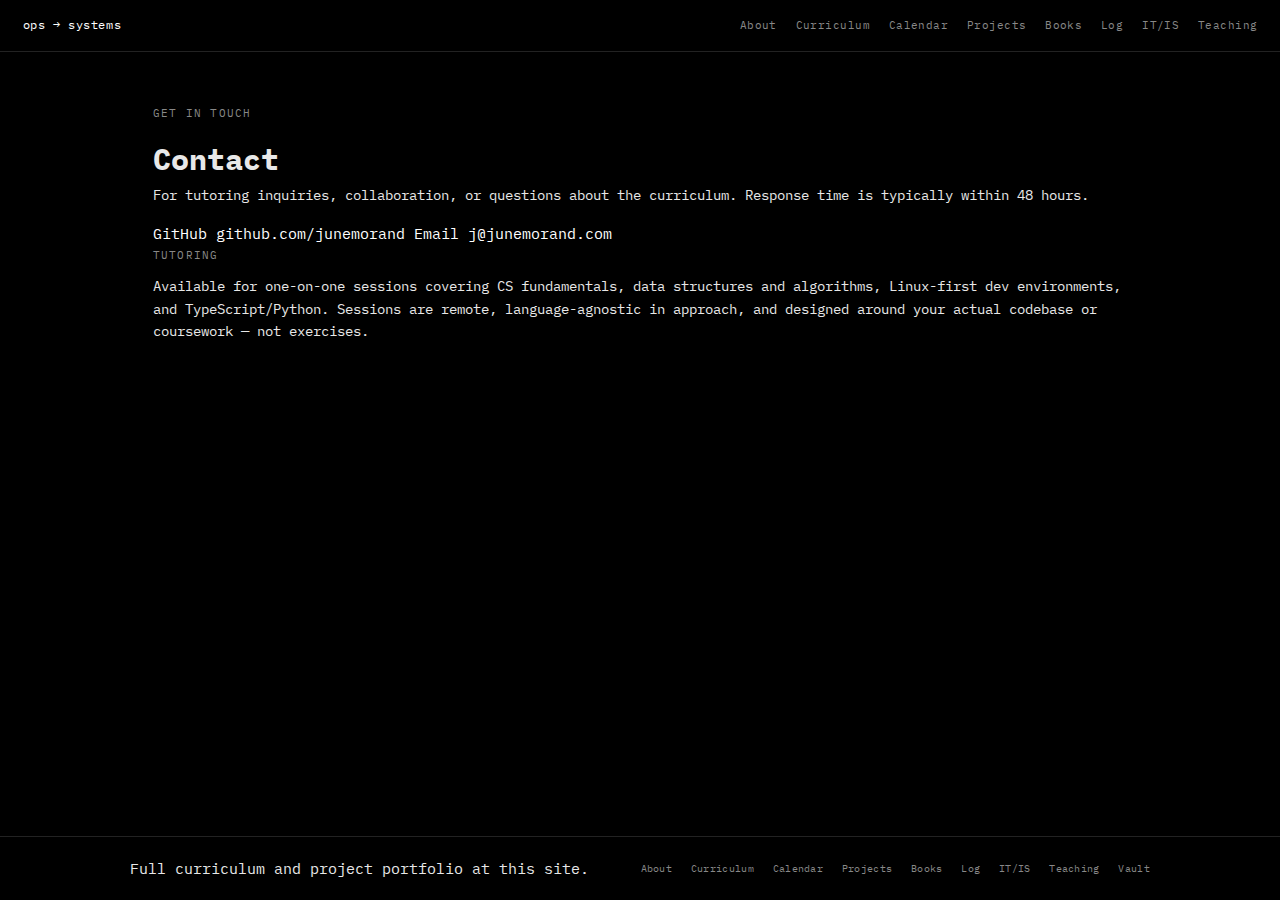
<file: contact.html>
<!DOCTYPE html>
<html lang="en">
<head>
<meta charset="UTF-8">
<meta name="viewport" content="width=device-width, initial-scale=1.0">
<title>Contact — From Operations to Systems</title>
<link rel="preconnect" href="https://fonts.googleapis.com">
<link rel="preconnect" href="https://fonts.gstatic.com" crossorigin>
<link href="https://fonts.googleapis.com/css2?family=IBM+Plex+Mono:ital,wght@0,400;0,500;1,400&display=swap" rel="stylesheet">
<link rel="stylesheet" href="style.css">
</head>
<body>
<nav class="nav">
  <a href="index.html" class="nav-brand">ops → systems</a>
 <div class="nav-links">
    <a href="index.html">About</a>
    <a href="curriculum.html">Curriculum</a>
    <a href="calendar.html">Calendar</a>
    <a href="projects.html">Projects</a>
    <a href="books.html">Books</a>
    <a href="log.html">Log</a>
    <a href="it-resources.html">IT/IS</a>
    <a href="syllabus.html">Teaching</a>
  </div>
</nav>
<main class="page">

<div class="">
  <p class="kicker">Get in touch</p>
  <h1>Contact</h1>
  <p>For tutoring inquiries, collaboration, or questions about the curriculum. Response time is typically within 48 hours.</p>
</div>

<div class="contact-links">
  <a href="https://github.com/junemorand" target="_blank" rel="noopener" class="contact-row">
    <span class="contact-type">GitHub</span>
    <span class="contact-val">github.com/junemorand</span>
  </a>

  <a href="mailto:j@junemorand.com" class="contact-row">
    <span class="contact-type">Email</span>
    <span class="contact-val">j@junemorand.com</span>
  </a>
</div>

<div>
  <p class="kicker">Tutoring</p>
  <p>Available for one-on-one sessions covering CS fundamentals, data structures and algorithms, Linux-first dev environments, and TypeScript/Python. Sessions are remote, language-agnostic in approach, and designed around your actual codebase or coursework — not exercises.</p>
</div>

</main>
<footer class="footer">
  <div class="footer-inner">
    <span>Full curriculum and project portfolio at this site.</span>
    <nav class="footer-nav">
      <a href="index.html">About</a>
      <a href="curriculum.html">Curriculum</a>
      <a href="calendar.html">Calendar</a>
      <a href="projects.html">Projects</a>
      <a href="books.html">Books</a>
      <a href="log.html">Log</a>
      <a href="it-resources.html">IT/IS</a>
      <a href="syllabus.html">Teaching</a>
      <a href="the-vault.html">Vault</a>
    </nav>
  </div>
</footer>
</body>
</html>
</file>
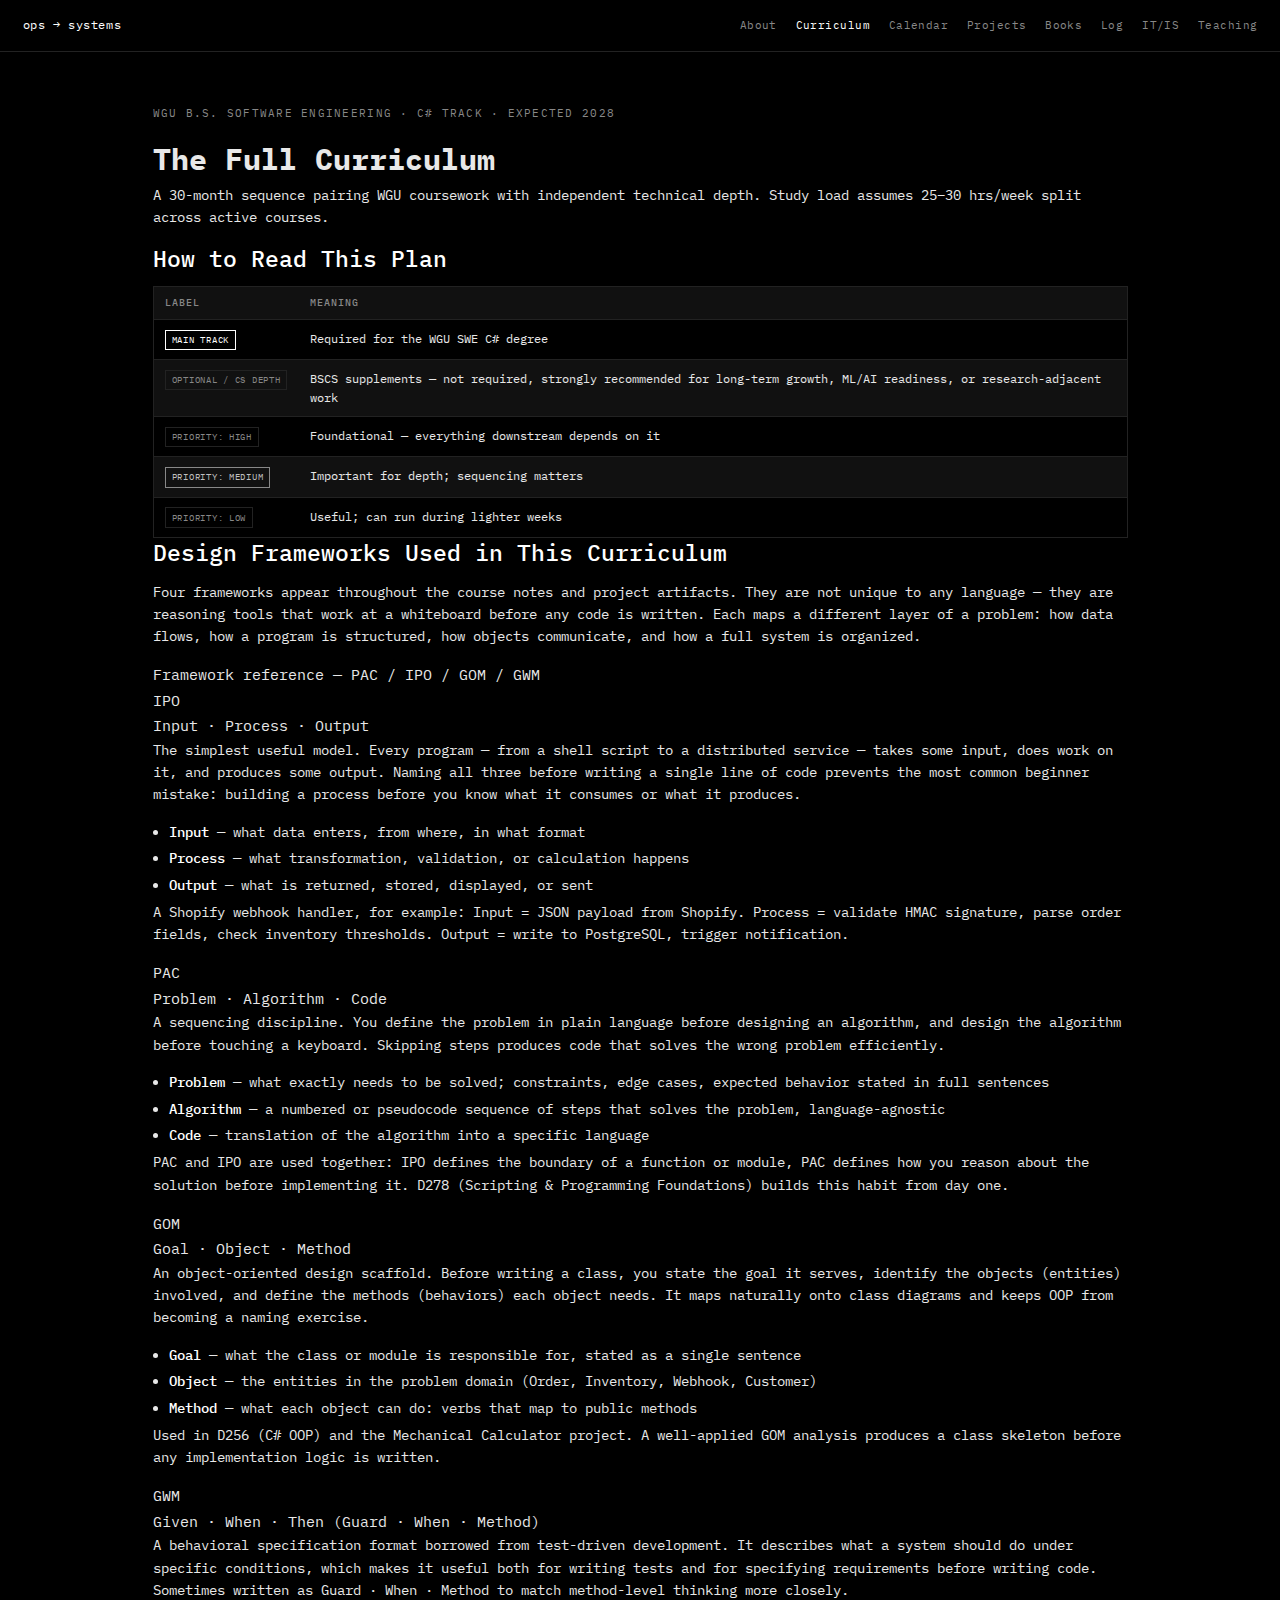
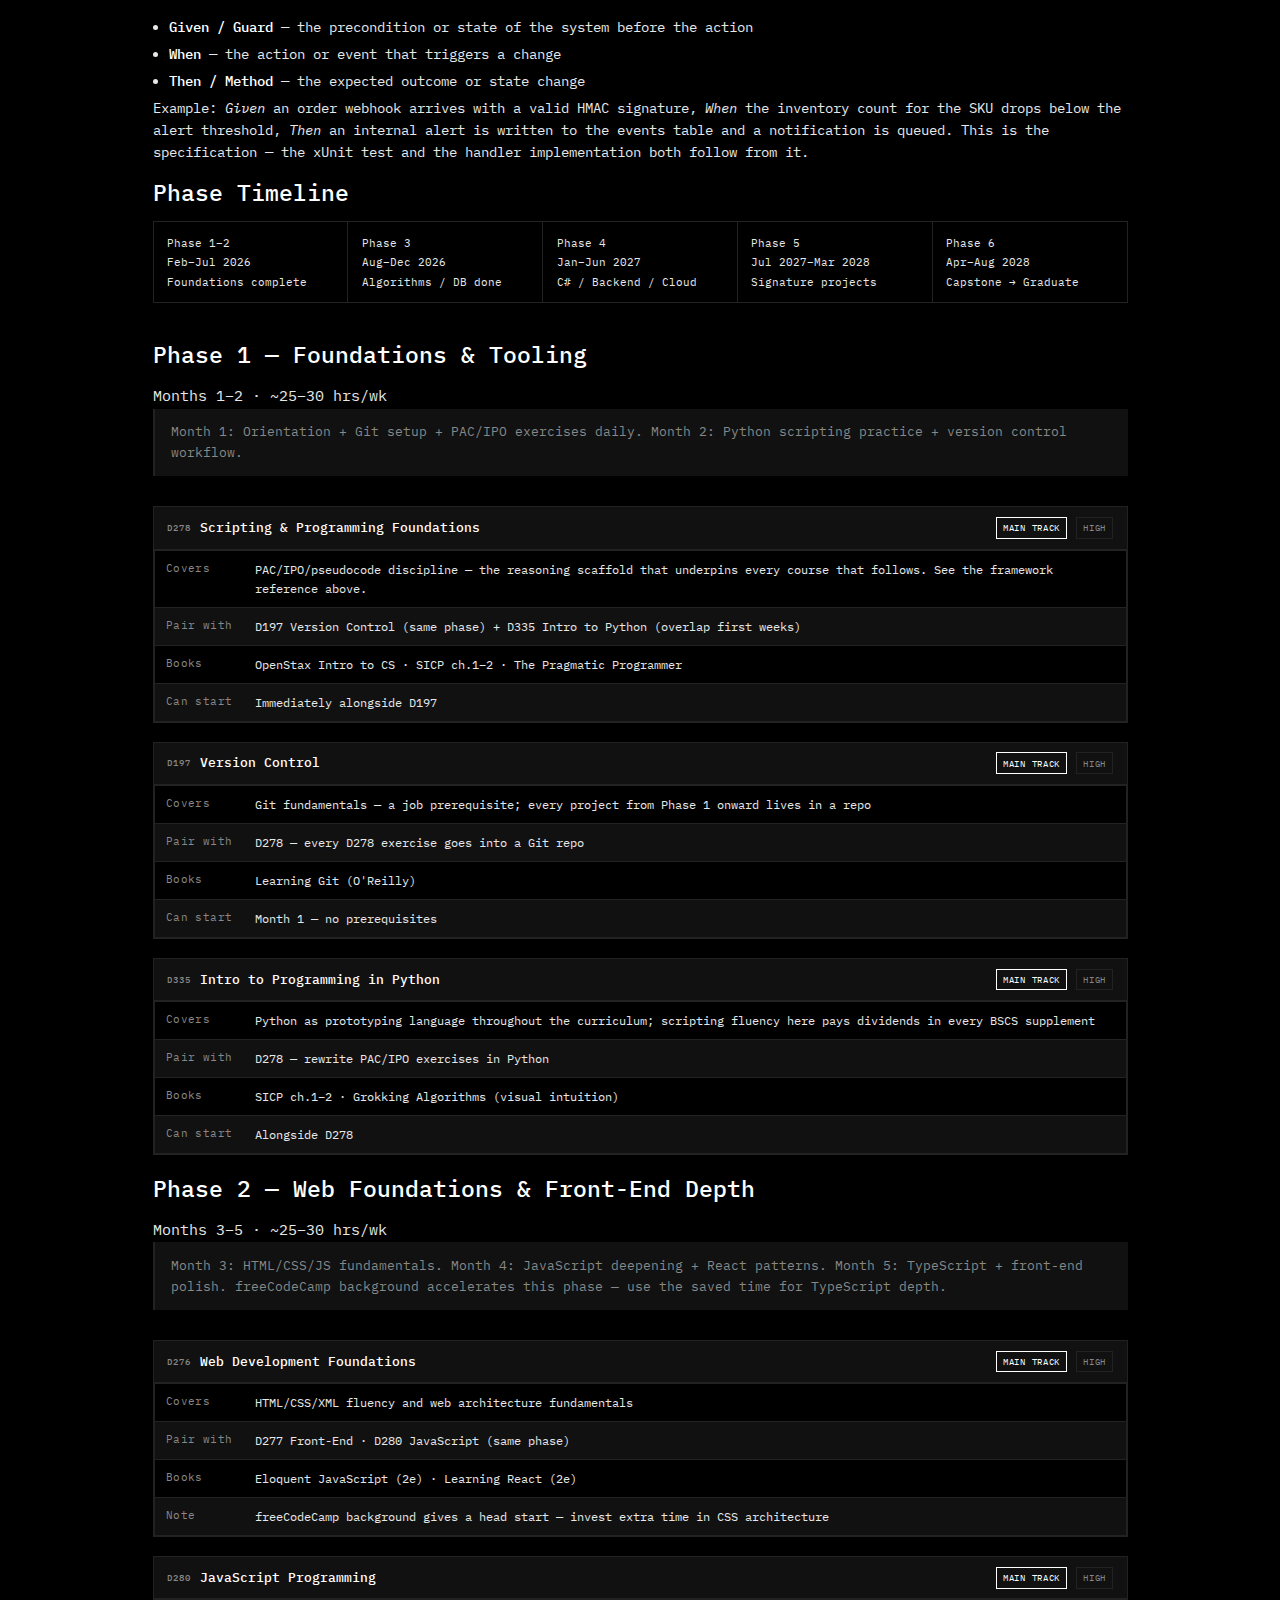
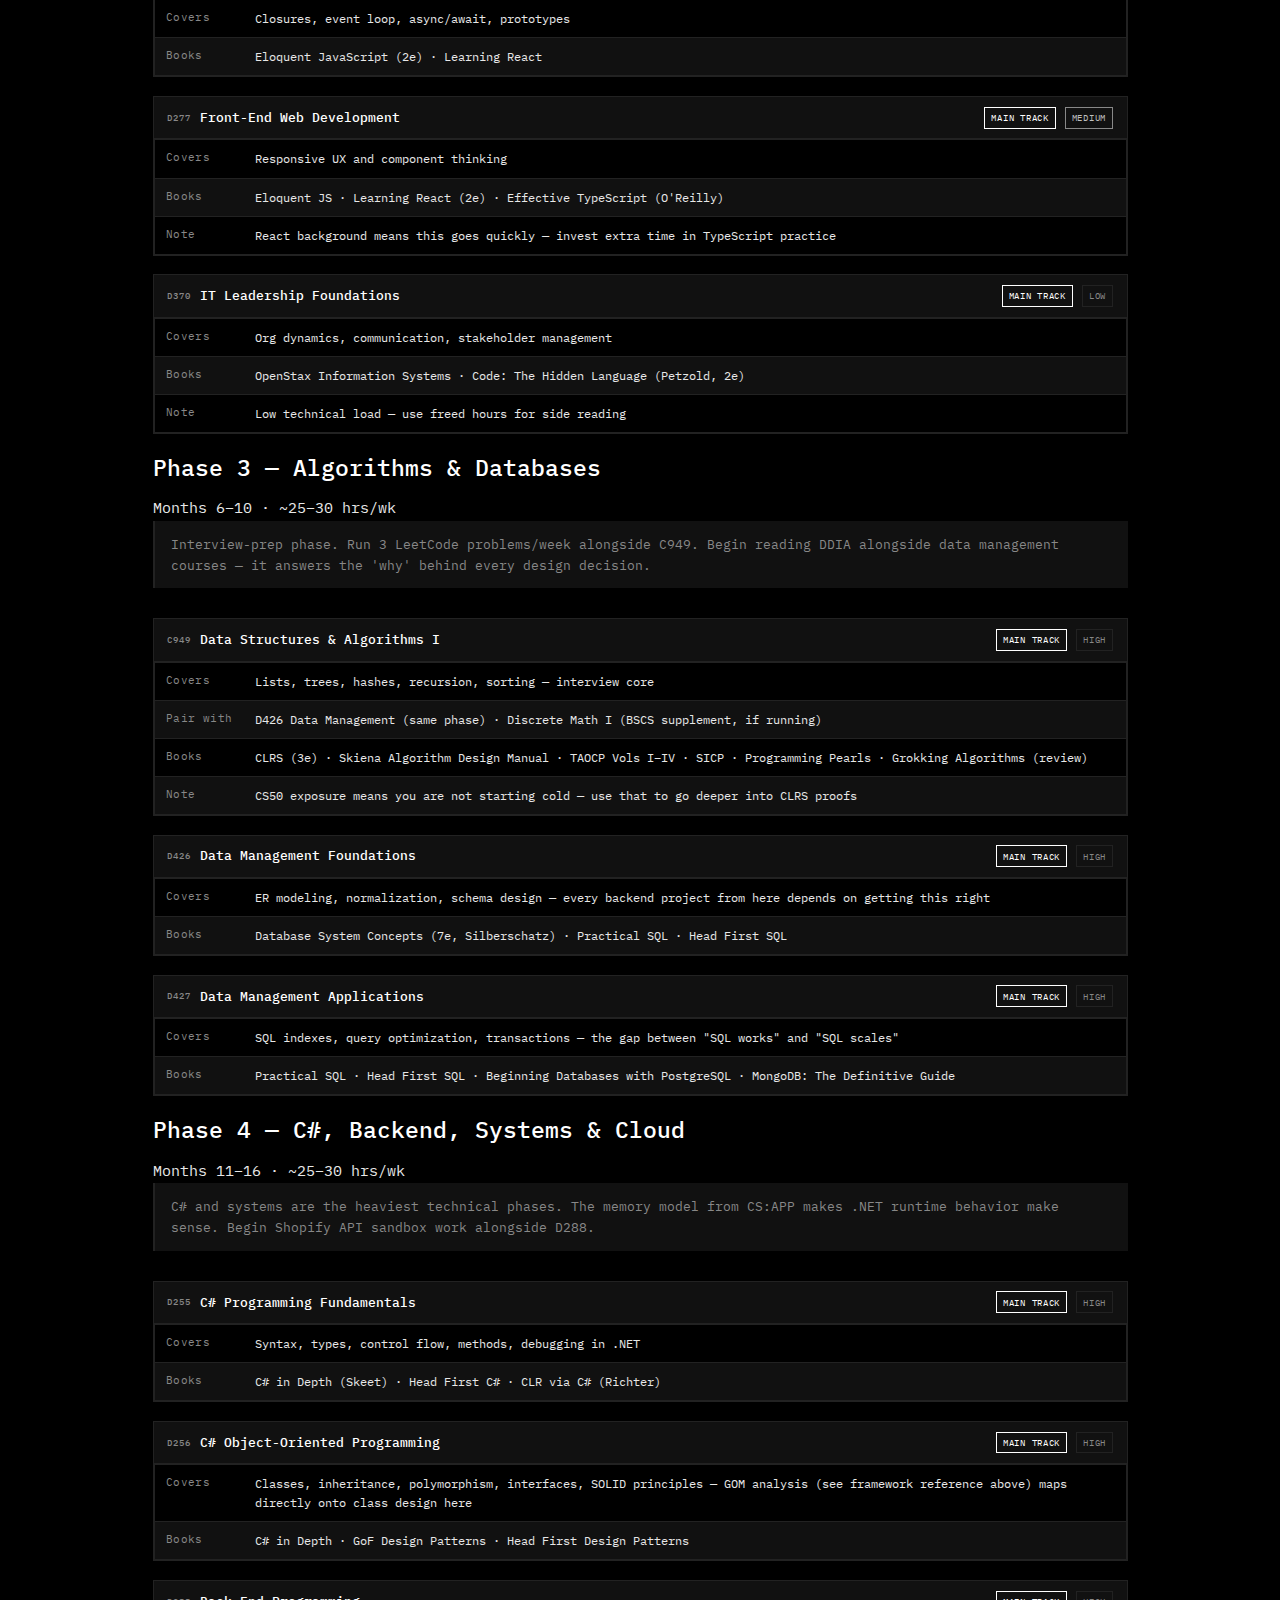
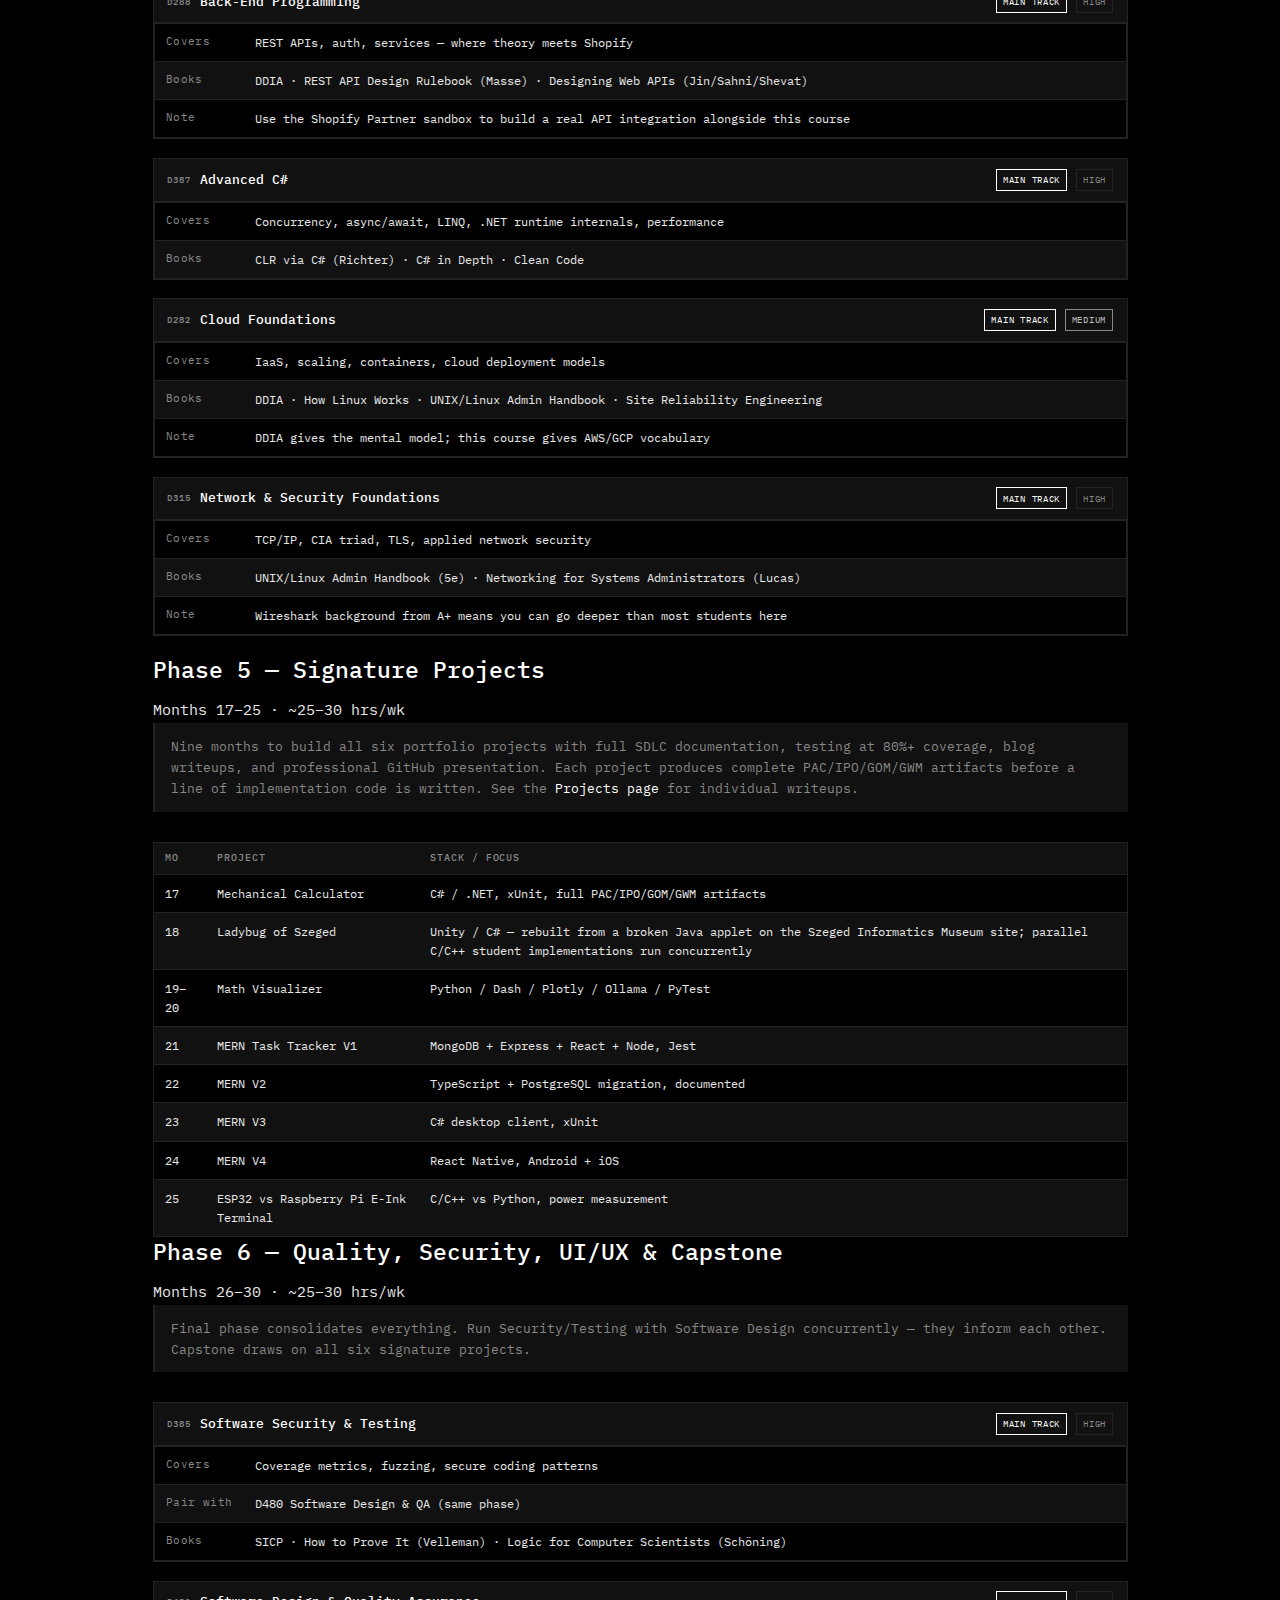
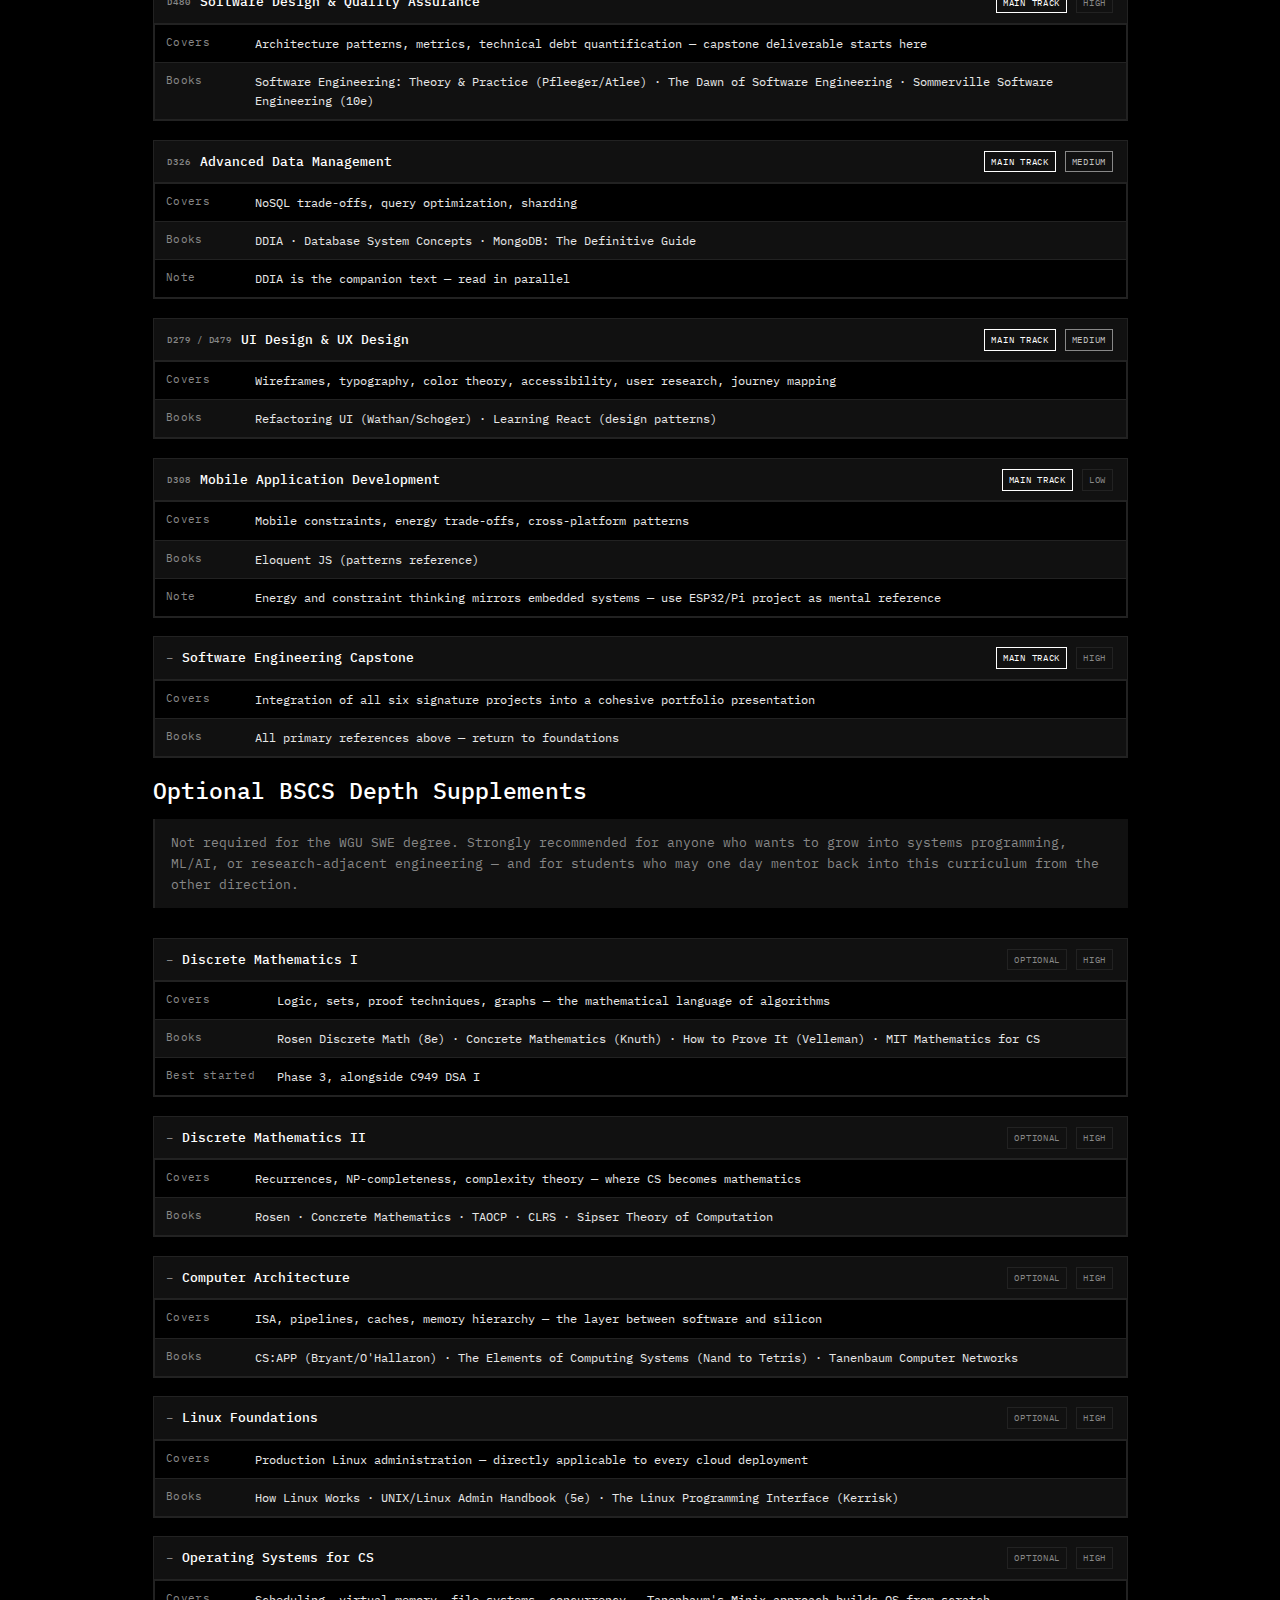
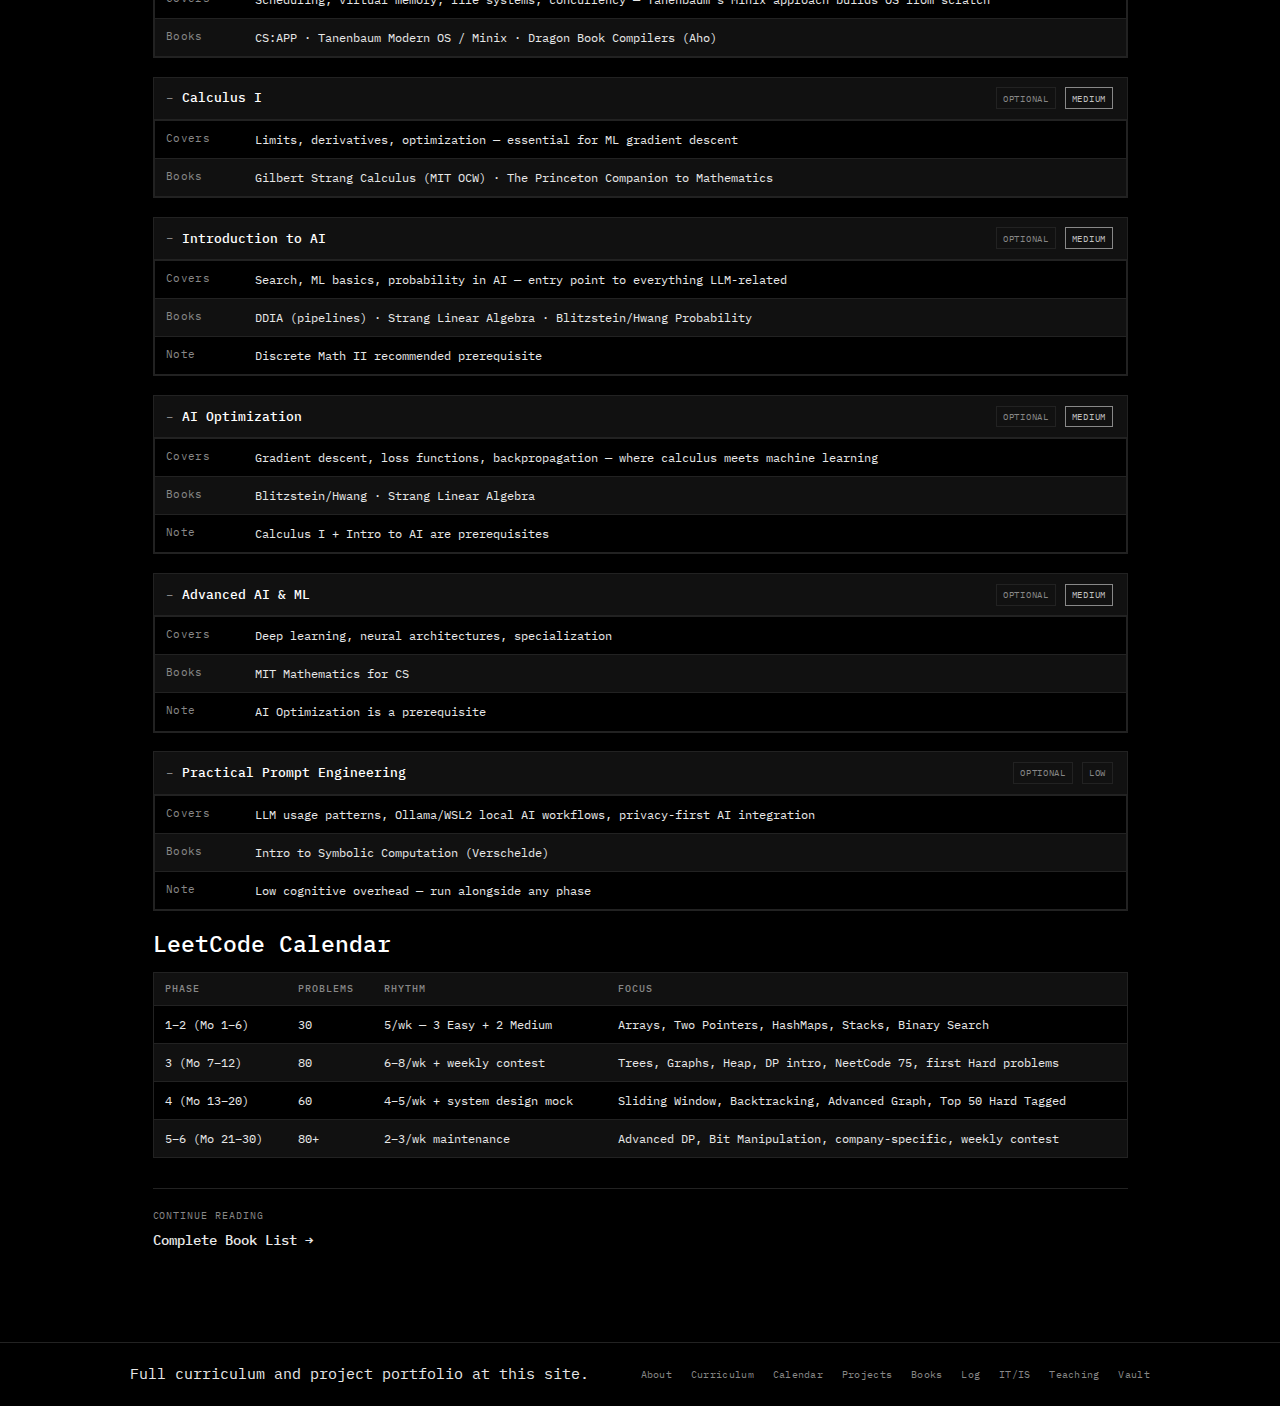
<file: curriculum.html>
<!DOCTYPE html>
<html lang="en">
<head>
<meta charset="UTF-8">
<meta name="viewport" content="width=device-width, initial-scale=1.0">
<title>Curriculum — From Operations to Systems</title>
<link rel="preconnect" href="https://fonts.googleapis.com">
<link rel="preconnect" href="https://fonts.gstatic.com" crossorigin>
<link href="https://fonts.googleapis.com/css2?family=IBM+Plex+Mono:ital,wght@0,400;0,500;1,400&display=swap" rel="stylesheet">
<link rel="stylesheet" href="style.css">
</head>
<body>

<nav class="nav">
  <a href="index.html" class="nav-brand">ops → systems</a>
  <div class="nav-links">
    <a href="index.html">About</a>
    <a href="curriculum.html" class="active">Curriculum</a>
    <a href="calendar.html">Calendar</a>
    <a href="projects.html">Projects</a>
    <a href="books.html">Books</a>
    <a href="log.html">Log</a>
    <a href="it-resources.html">IT/IS</a>
    <a href="syllabus.html">Teaching</a>
  </div>
</nav>

<main class="page">
<div class = "inner">

<div class="">
  <p class="kicker">WGU B.S. Software Engineering · C# Track · Expected 2028</p>
  <h1>The Full Curriculum</h1>
  <p>A 30-month sequence pairing WGU coursework with independent technical depth. Study load assumes 25–30 hrs/week split across active courses.</p>
</div>

<!-- Legend -->
<h2 class="section-heading">How to Read This Plan</h2>
<table class="data-table legend-table">
  <thead><tr><th>Label</th><th>Meaning</th></tr></thead>
  <tbody>
    <tr><td><span class="tag tag-main">MAIN TRACK</span></td><td>Required for the WGU SWE C# degree</td></tr>
    <tr><td><span class="tag tag-opt">OPTIONAL / CS DEPTH</span></td><td>BSCS supplements — not required, strongly recommended for long-term growth, ML/AI readiness, or research-adjacent work</td></tr>
    <tr><td><span class="tag tag-hi">Priority: High</span></td><td>Foundational — everything downstream depends on it</td></tr>
    <tr><td><span class="tag tag-med">Priority: Medium</span></td><td>Important for depth; sequencing matters</td></tr>
    <tr><td><span class="tag tag-low">Priority: Low</span></td><td>Useful; can run during lighter weeks</td></tr>
  </tbody>
</table>

<!-- Framework Reference -->
<h2 class="section-heading">Design Frameworks Used in This Curriculum</h2>
<p>Four frameworks appear throughout the course notes and project artifacts. They are not unique to any language — they are reasoning tools that work at a whiteboard before any code is written. Each maps a different layer of a problem: how data flows, how a program is structured, how objects communicate, and how a full system is organized.</p>

<div class="framework-explainer">
  <div class="framework-explainer-hd">Framework reference — PAC / IPO / GOM / GWM</div>
  <div class="framework-grid">

    <div class="framework-item">
      <div class="framework-acronym">IPO</div>
      <div class="framework-full">Input · Process · Output</div>
      <p class="framework-desc">The simplest useful model. Every program — from a shell script to a distributed service — takes some input, does work on it, and produces some output. Naming all three before writing a single line of code prevents the most common beginner mistake: building a process before you know what it consumes or what it produces.</p>
      <ul class="framework-steps">
        <li><strong>Input</strong> — what data enters, from where, in what format</li>
        <li><strong>Process</strong> — what transformation, validation, or calculation happens</li>
        <li><strong>Output</strong> — what is returned, stored, displayed, or sent</li>
      </ul>
      <p class="framework-desc">A Shopify webhook handler, for example: Input = JSON payload from Shopify. Process = validate HMAC signature, parse order fields, check inventory thresholds. Output = write to PostgreSQL, trigger notification.</p>
    </div>

    <div class="framework-item">
      <div class="framework-acronym">PAC</div>
      <div class="framework-full">Problem · Algorithm · Code</div>
      <p class="framework-desc">A sequencing discipline. You define the problem in plain language before designing an algorithm, and design the algorithm before touching a keyboard. Skipping steps produces code that solves the wrong problem efficiently.</p>
      <ul class="framework-steps">
        <li><strong>Problem</strong> — what exactly needs to be solved; constraints, edge cases, expected behavior stated in full sentences</li>
        <li><strong>Algorithm</strong> — a numbered or pseudocode sequence of steps that solves the problem, language-agnostic</li>
        <li><strong>Code</strong> — translation of the algorithm into a specific language</li>
      </ul>
      <p class="framework-desc">PAC and IPO are used together: IPO defines the boundary of a function or module, PAC defines how you reason about the solution before implementing it. D278 (Scripting &amp; Programming Foundations) builds this habit from day one.</p>
    </div>

    <div class="framework-item">
      <div class="framework-acronym">GOM</div>
      <div class="framework-full">Goal · Object · Method</div>
      <p class="framework-desc">An object-oriented design scaffold. Before writing a class, you state the goal it serves, identify the objects (entities) involved, and define the methods (behaviors) each object needs. It maps naturally onto class diagrams and keeps OOP from becoming a naming exercise.</p>
      <ul class="framework-steps">
        <li><strong>Goal</strong> — what the class or module is responsible for, stated as a single sentence</li>
        <li><strong>Object</strong> — the entities in the problem domain (Order, Inventory, Webhook, Customer)</li>
        <li><strong>Method</strong> — what each object can do: verbs that map to public methods</li>
      </ul>
      <p class="framework-desc">Used in D256 (C# OOP) and the Mechanical Calculator project. A well-applied GOM analysis produces a class skeleton before any implementation logic is written.</p>
    </div>

    <div class="framework-item">
      <div class="framework-acronym">GWM</div>
      <div class="framework-full">Given · When · Then (Guard · When · Method)</div>
      <p class="framework-desc">A behavioral specification format borrowed from test-driven development. It describes what a system should do under specific conditions, which makes it useful both for writing tests and for specifying requirements before writing code. Sometimes written as Guard · When · Method to match method-level thinking more closely.</p>
      <ul class="framework-steps">
        <li><strong>Given / Guard</strong> — the precondition or state of the system before the action</li>
        <li><strong>When</strong> — the action or event that triggers a change</li>
        <li><strong>Then / Method</strong> — the expected outcome or state change</li>
      </ul>
      <p class="framework-desc">Example: <em>Given</em> an order webhook arrives with a valid HMAC signature, <em>When</em> the inventory count for the SKU drops below the alert threshold, <em>Then</em> an internal alert is written to the events table and a notification is queued. This is the specification — the xUnit test and the handler implementation both follow from it.</p>
    </div>

  </div>
</div>

<!-- Timeline -->
<!-- Timeline -->
<h2 class="section-heading">Phase Timeline</h2>
<div class="timeline">
  <div class="tl-seg">
    <div class="tl-phase">Phase 1–2</div>
    <div class="tl-dates">Feb–Jul 2026</div>
    <div class="tl-label">Foundations complete</div>
  </div>
  <div class="tl-seg">
    <div class="tl-phase">Phase 3</div>
    <div class="tl-dates">Aug–Dec 2026</div>
    <div class="tl-label">Algorithms / DB done</div>
  </div>
  <div class="tl-seg">
    <div class="tl-phase">Phase 4</div>
    <div class="tl-dates">Jan–Jun 2027</div>
    <div class="tl-label">C# / Backend / Cloud</div>
  </div>
  <div class="tl-seg">
    <div class="tl-phase">Phase 5</div>
    <div class="tl-dates">Jul 2027–Mar 2028</div>
    <div class="tl-label">Signature projects</div>
  </div>
  <div class="tl-seg">
    <div class="tl-phase">Phase 6</div>
    <div class="tl-dates">Apr–Aug 2028</div>
    <div class="tl-label">Capstone → Graduate</div>
  </div>
</div>


<!-- ═══ PHASE 1 ═══ -->
<div class="phase-block">
  <div class="phase-hd">
    <h2>Phase 1 — Foundations &amp; Tooling</h2>
    <span class="phase-meta">Months 1–2 · ~25–30 hrs/wk</span>
  </div>
  <div class="phase-note">Month 1: Orientation + Git setup + PAC/IPO exercises daily. Month 2: Python scripting practice + version control workflow.</div>

  <div class="course">
    <div class="course-hd">
      <span class="course-code">D278</span>
      <span class="course-title">Scripting &amp; Programming Foundations</span>
      <span class="tag tag-main">MAIN TRACK</span>
      <span class="tag tag-hi">High</span>
    </div>
    <table class="course-rows">
      <tr><td>Covers</td><td>PAC/IPO/pseudocode discipline — the reasoning scaffold that underpins every course that follows. See the framework reference above.</td></tr>
      <tr><td>Pair with</td><td>D197 Version Control (same phase) + D335 Intro to Python (overlap first weeks)</td></tr>
      <tr><td>Books</td><td>OpenStax Intro to CS · SICP ch.1–2 · The Pragmatic Programmer</td></tr>
      <tr><td>Can start</td><td>Immediately alongside D197</td></tr>
    </table>
  </div>

  <div class="course">
    <div class="course-hd">
      <span class="course-code">D197</span>
      <span class="course-title">Version Control</span>
      <span class="tag tag-main">MAIN TRACK</span>
      <span class="tag tag-hi">High</span>
    </div>
    <table class="course-rows">
      <tr><td>Covers</td><td>Git fundamentals — a job prerequisite; every project from Phase 1 onward lives in a repo</td></tr>
      <tr><td>Pair with</td><td>D278 — every D278 exercise goes into a Git repo</td></tr>
      <tr><td>Books</td><td>Learning Git (O'Reilly)</td></tr>
      <tr><td>Can start</td><td>Month 1 — no prerequisites</td></tr>
    </table>
  </div>

  <div class="course">
    <div class="course-hd">
      <span class="course-code">D335</span>
      <span class="course-title">Intro to Programming in Python</span>
      <span class="tag tag-main">MAIN TRACK</span>
      <span class="tag tag-hi">High</span>
    </div>
    <table class="course-rows">
      <tr><td>Covers</td><td>Python as prototyping language throughout the curriculum; scripting fluency here pays dividends in every BSCS supplement</td></tr>
      <tr><td>Pair with</td><td>D278 — rewrite PAC/IPO exercises in Python</td></tr>
      <tr><td>Books</td><td>SICP ch.1–2 · Grokking Algorithms (visual intuition)</td></tr>
      <tr><td>Can start</td><td>Alongside D278</td></tr>
    </table>
  </div>
</div>

<!-- ═══ PHASE 2 ═══ -->
<div class="phase-block">
  <div class="phase-hd">
    <h2>Phase 2 — Web Foundations &amp; Front-End Depth</h2>
    <span class="phase-meta">Months 3–5 · ~25–30 hrs/wk</span>
  </div>
  <div class="phase-note">Month 3: HTML/CSS/JS fundamentals. Month 4: JavaScript deepening + React patterns. Month 5: TypeScript + front-end polish. freeCodeCamp background accelerates this phase — use the saved time for TypeScript depth.</div>

  <div class="course">
    <div class="course-hd">
      <span class="course-code">D276</span>
      <span class="course-title">Web Development Foundations</span>
      <span class="tag tag-main">MAIN TRACK</span>
      <span class="tag tag-hi">High</span>
    </div>
    <table class="course-rows">
      <tr><td>Covers</td><td>HTML/CSS/XML fluency and web architecture fundamentals</td></tr>
      <tr><td>Pair with</td><td>D277 Front-End · D280 JavaScript (same phase)</td></tr>
      <tr><td>Books</td><td>Eloquent JavaScript (2e) · Learning React (2e)</td></tr>
      <tr><td>Note</td><td>freeCodeCamp background gives a head start — invest extra time in CSS architecture</td></tr>
    </table>
  </div>

  <div class="course">
    <div class="course-hd">
      <span class="course-code">D280</span>
      <span class="course-title">JavaScript Programming</span>
      <span class="tag tag-main">MAIN TRACK</span>
      <span class="tag tag-hi">High</span>
    </div>
    <table class="course-rows">
      <tr><td>Covers</td><td>Closures, event loop, async/await, prototypes</td></tr>
      <tr><td>Books</td><td>Eloquent JavaScript (2e) · Learning React</td></tr>
    </table>
  </div>

  <div class="course">
    <div class="course-hd">
      <span class="course-code">D277</span>
      <span class="course-title">Front-End Web Development</span>
      <span class="tag tag-main">MAIN TRACK</span>
      <span class="tag tag-med">Medium</span>
    </div>
    <table class="course-rows">
      <tr><td>Covers</td><td>Responsive UX and component thinking</td></tr>
      <tr><td>Books</td><td>Eloquent JS · Learning React (2e) · Effective TypeScript (O'Reilly)</td></tr>
      <tr><td>Note</td><td>React background means this goes quickly — invest extra time in TypeScript practice</td></tr>
    </table>
  </div>

  <div class="course">
    <div class="course-hd">
      <span class="course-code">D370</span>
      <span class="course-title">IT Leadership Foundations</span>
      <span class="tag tag-main">MAIN TRACK</span>
      <span class="tag tag-low">Low</span>
    </div>
    <table class="course-rows">
      <tr><td>Covers</td><td>Org dynamics, communication, stakeholder management</td></tr>
      <tr><td>Books</td><td>OpenStax Information Systems · Code: The Hidden Language (Petzold, 2e)</td></tr>
      <tr><td>Note</td><td>Low technical load — use freed hours for side reading</td></tr>
    </table>
  </div>
</div>

<!-- ═══ PHASE 3 ═══ -->
<div class="phase-block">
  <div class="phase-hd">
    <h2>Phase 3 — Algorithms &amp; Databases</h2>
    <span class="phase-meta">Months 6–10 · ~25–30 hrs/wk</span>
  </div>
  <div class="phase-note">Interview-prep phase. Run 3 LeetCode problems/week alongside C949. Begin reading DDIA alongside data management courses — it answers the 'why' behind every design decision.</div>

  <div class="course">
    <div class="course-hd">
      <span class="course-code">C949</span>
      <span class="course-title">Data Structures &amp; Algorithms I</span>
      <span class="tag tag-main">MAIN TRACK</span>
      <span class="tag tag-hi">High</span>
    </div>
    <table class="course-rows">
      <tr><td>Covers</td><td>Lists, trees, hashes, recursion, sorting — interview core</td></tr>
      <tr><td>Pair with</td><td>D426 Data Management (same phase) · Discrete Math I (BSCS supplement, if running)</td></tr>
      <tr><td>Books</td><td>CLRS (3e) · Skiena Algorithm Design Manual · TAOCP Vols I–IV · SICP · Programming Pearls · Grokking Algorithms (review)</td></tr>
      <tr><td>Note</td><td>CS50 exposure means you are not starting cold — use that to go deeper into CLRS proofs</td></tr>
    </table>
  </div>

  <div class="course">
    <div class="course-hd">
      <span class="course-code">D426</span>
      <span class="course-title">Data Management Foundations</span>
      <span class="tag tag-main">MAIN TRACK</span>
      <span class="tag tag-hi">High</span>
    </div>
    <table class="course-rows">
      <tr><td>Covers</td><td>ER modeling, normalization, schema design — every backend project from here depends on getting this right</td></tr>
      <tr><td>Books</td><td>Database System Concepts (7e, Silberschatz) · Practical SQL · Head First SQL</td></tr>
    </table>
  </div>

  <div class="course">
    <div class="course-hd">
      <span class="course-code">D427</span>
      <span class="course-title">Data Management Applications</span>
      <span class="tag tag-main">MAIN TRACK</span>
      <span class="tag tag-hi">High</span>
    </div>
    <table class="course-rows">
      <tr><td>Covers</td><td>SQL indexes, query optimization, transactions — the gap between "SQL works" and "SQL scales"</td></tr>
      <tr><td>Books</td><td>Practical SQL · Head First SQL · Beginning Databases with PostgreSQL · MongoDB: The Definitive Guide</td></tr>
    </table>
  </div>
</div>

<!-- ═══ PHASE 4 ═══ -->
<div class="phase-block">
  <div class="phase-hd">
    <h2>Phase 4 — C#, Backend, Systems &amp; Cloud</h2>
    <span class="phase-meta">Months 11–16 · ~25–30 hrs/wk</span>
  </div>
  <div class="phase-note">C# and systems are the heaviest technical phases. The memory model from CS:APP makes .NET runtime behavior make sense. Begin Shopify API sandbox work alongside D288.</div>

  <div class="course">
    <div class="course-hd">
      <span class="course-code">D255</span>
      <span class="course-title">C# Programming Fundamentals</span>
      <span class="tag tag-main">MAIN TRACK</span>
      <span class="tag tag-hi">High</span>
    </div>
    <table class="course-rows">
      <tr><td>Covers</td><td>Syntax, types, control flow, methods, debugging in .NET</td></tr>
      <tr><td>Books</td><td>C# in Depth (Skeet) · Head First C# · CLR via C# (Richter)</td></tr>
    </table>
  </div>

  <div class="course">
    <div class="course-hd">
      <span class="course-code">D256</span>
      <span class="course-title">C# Object-Oriented Programming</span>
      <span class="tag tag-main">MAIN TRACK</span>
      <span class="tag tag-hi">High</span>
    </div>
    <table class="course-rows">
      <tr><td>Covers</td><td>Classes, inheritance, polymorphism, interfaces, SOLID principles — GOM analysis (see framework reference above) maps directly onto class design here</td></tr>
      <tr><td>Books</td><td>C# in Depth · GoF Design Patterns · Head First Design Patterns</td></tr>
    </table>
  </div>

  <div class="course">
    <div class="course-hd">
      <span class="course-code">D288</span>
      <span class="course-title">Back-End Programming</span>
      <span class="tag tag-main">MAIN TRACK</span>
      <span class="tag tag-hi">High</span>
    </div>
    <table class="course-rows">
      <tr><td>Covers</td><td>REST APIs, auth, services — where theory meets Shopify</td></tr>
      <tr><td>Books</td><td>DDIA · REST API Design Rulebook (Masse) · Designing Web APIs (Jin/Sahni/Shevat)</td></tr>
      <tr><td>Note</td><td>Use the Shopify Partner sandbox to build a real API integration alongside this course</td></tr>
    </table>
  </div>

  <div class="course">
    <div class="course-hd">
      <span class="course-code">D387</span>
      <span class="course-title">Advanced C#</span>
      <span class="tag tag-main">MAIN TRACK</span>
      <span class="tag tag-hi">High</span>
    </div>
    <table class="course-rows">
      <tr><td>Covers</td><td>Concurrency, async/await, LINQ, .NET runtime internals, performance</td></tr>
      <tr><td>Books</td><td>CLR via C# (Richter) · C# in Depth · Clean Code</td></tr>
    </table>
  </div>

  <div class="course">
    <div class="course-hd">
      <span class="course-code">D282</span>
      <span class="course-title">Cloud Foundations</span>
      <span class="tag tag-main">MAIN TRACK</span>
      <span class="tag tag-med">Medium</span>
    </div>
    <table class="course-rows">
      <tr><td>Covers</td><td>IaaS, scaling, containers, cloud deployment models</td></tr>
      <tr><td>Books</td><td>DDIA · How Linux Works · UNIX/Linux Admin Handbook · Site Reliability Engineering</td></tr>
      <tr><td>Note</td><td>DDIA gives the mental model; this course gives AWS/GCP vocabulary</td></tr>
    </table>
  </div>

  <div class="course">
    <div class="course-hd">
      <span class="course-code">D315</span>
      <span class="course-title">Network &amp; Security Foundations</span>
      <span class="tag tag-main">MAIN TRACK</span>
      <span class="tag tag-hi">High</span>
    </div>
    <table class="course-rows">
      <tr><td>Covers</td><td>TCP/IP, CIA triad, TLS, applied network security</td></tr>
      <tr><td>Books</td><td>UNIX/Linux Admin Handbook (5e) · Networking for Systems Administrators (Lucas)</td></tr>
      <tr><td>Note</td><td>Wireshark background from A+ means you can go deeper than most students here</td></tr>
    </table>
  </div>
</div>

<!-- ═══ PHASE 5 ═══ -->
<div class="phase-block">
  <div class="phase-hd">
    <h2>Phase 5 — Signature Projects</h2>
    <span class="phase-meta">Months 17–25 · ~25–30 hrs/wk</span>
  </div>
  <div class="phase-note">Nine months to build all six portfolio projects with full SDLC documentation, testing at 80%+ coverage, blog writeups, and professional GitHub presentation. Each project produces complete PAC/IPO/GOM/GWM artifacts before a line of implementation code is written. See the <a href="projects.html">Projects page</a> for individual writeups.</div>

  <table class="data-table">
    <thead><tr><th>Mo</th><th>Project</th><th>Stack / Focus</th></tr></thead>
    <tbody>
      <tr><td>17</td><td>Mechanical Calculator</td><td>C# / .NET, xUnit, full PAC/IPO/GOM/GWM artifacts</td></tr>
      <tr><td>18</td><td>Ladybug of Szeged</td><td>Unity / C# — rebuilt from a broken Java applet on the Szeged Informatics Museum site; parallel C/C++ student implementations run concurrently</td></tr>
      <tr><td>19–20</td><td>Math Visualizer</td><td>Python / Dash / Plotly / Ollama / PyTest</td></tr>
      <tr><td>21</td><td>MERN Task Tracker V1</td><td>MongoDB + Express + React + Node, Jest</td></tr>
      <tr><td>22</td><td>MERN V2</td><td>TypeScript + PostgreSQL migration, documented</td></tr>
      <tr><td>23</td><td>MERN V3</td><td>C# desktop client, xUnit</td></tr>
      <tr><td>24</td><td>MERN V4</td><td>React Native, Android + iOS</td></tr>
      <tr><td>25</td><td>ESP32 vs Raspberry Pi E-Ink Terminal</td><td>C/C++ vs Python, power measurement</td></tr>
    </tbody>
  </table>
</div>

<!-- ═══ PHASE 6 ═══ -->
<div class="phase-block">
  <div class="phase-hd">
    <h2>Phase 6 — Quality, Security, UI/UX &amp; Capstone</h2>
    <span class="phase-meta">Months 26–30 · ~25–30 hrs/wk</span>
  </div>
  <div class="phase-note">Final phase consolidates everything. Run Security/Testing with Software Design concurrently — they inform each other. Capstone draws on all six signature projects.</div>

  <div class="course">
    <div class="course-hd">
      <span class="course-code">D385</span>
      <span class="course-title">Software Security &amp; Testing</span>
      <span class="tag tag-main">MAIN TRACK</span>
      <span class="tag tag-hi">High</span>
    </div>
    <table class="course-rows">
      <tr><td>Covers</td><td>Coverage metrics, fuzzing, secure coding patterns</td></tr>
      <tr><td>Pair with</td><td>D480 Software Design &amp; QA (same phase)</td></tr>
      <tr><td>Books</td><td>SICP · How to Prove It (Velleman) · Logic for Computer Scientists (Schöning)</td></tr>
    </table>
  </div>

  <div class="course">
    <div class="course-hd">
      <span class="course-code">D480</span>
      <span class="course-title">Software Design &amp; Quality Assurance</span>
      <span class="tag tag-main">MAIN TRACK</span>
      <span class="tag tag-hi">High</span>
    </div>
    <table class="course-rows">
      <tr><td>Covers</td><td>Architecture patterns, metrics, technical debt quantification — capstone deliverable starts here</td></tr>
      <tr><td>Books</td><td>Software Engineering: Theory &amp; Practice (Pfleeger/Atlee) · The Dawn of Software Engineering · Sommerville Software Engineering (10e)</td></tr>
    </table>
  </div>

  <div class="course">
    <div class="course-hd">
      <span class="course-code">D326</span>
      <span class="course-title">Advanced Data Management</span>
      <span class="tag tag-main">MAIN TRACK</span>
      <span class="tag tag-med">Medium</span>
    </div>
    <table class="course-rows">
      <tr><td>Covers</td><td>NoSQL trade-offs, query optimization, sharding</td></tr>
      <tr><td>Books</td><td>DDIA · Database System Concepts · MongoDB: The Definitive Guide</td></tr>
      <tr><td>Note</td><td>DDIA is the companion text — read in parallel</td></tr>
    </table>
  </div>

  <div class="course">
    <div class="course-hd">
      <span class="course-code">D279 / D479</span>
      <span class="course-title">UI Design &amp; UX Design</span>
      <span class="tag tag-main">MAIN TRACK</span>
      <span class="tag tag-med">Medium</span>
    </div>
    <table class="course-rows">
      <tr><td>Covers</td><td>Wireframes, typography, color theory, accessibility, user research, journey mapping</td></tr>
      <tr><td>Books</td><td>Refactoring UI (Wathan/Schoger) · Learning React (design patterns)</td></tr>
    </table>
  </div>

  <div class="course">
    <div class="course-hd">
      <span class="course-code">D308</span>
      <span class="course-title">Mobile Application Development</span>
      <span class="tag tag-main">MAIN TRACK</span>
      <span class="tag tag-low">Low</span>
    </div>
    <table class="course-rows">
      <tr><td>Covers</td><td>Mobile constraints, energy trade-offs, cross-platform patterns</td></tr>
      <tr><td>Books</td><td>Eloquent JS (patterns reference)</td></tr>
      <tr><td>Note</td><td>Energy and constraint thinking mirrors embedded systems — use ESP32/Pi project as mental reference</td></tr>
    </table>
  </div>

  <div class="course">
    <div class="course-hd">
      <span class="course-code">—</span>
      <span class="course-title">Software Engineering Capstone</span>
      <span class="tag tag-main">MAIN TRACK</span>
      <span class="tag tag-hi">High</span>
    </div>
    <table class="course-rows">
      <tr><td>Covers</td><td>Integration of all six signature projects into a cohesive portfolio presentation</td></tr>
      <tr><td>Books</td><td>All primary references above — return to foundations</td></tr>
    </table>
  </div>
</div>

<!-- ═══ BSCS SUPPLEMENTS ═══ -->
<h2 class="section-heading">Optional BSCS Depth Supplements</h2>
<div class="callout">Not required for the WGU SWE degree. Strongly recommended for anyone who wants to grow into systems programming, ML/AI, or research-adjacent engineering — and for students who may one day mentor back into this curriculum from the other direction.</div>

<div class="course">
  <div class="course-hd">
    <span class="course-code">—</span>
    <span class="course-title">Discrete Mathematics I</span>
    <span class="tag tag-opt">OPTIONAL</span>
    <span class="tag tag-hi">High</span>
  </div>
  <table class="course-rows">
    <tr><td>Covers</td><td>Logic, sets, proof techniques, graphs — the mathematical language of algorithms</td></tr>
    <tr><td>Books</td><td>Rosen Discrete Math (8e) · Concrete Mathematics (Knuth) · How to Prove It (Velleman) · MIT Mathematics for CS</td></tr>
    <tr><td>Best started</td><td>Phase 3, alongside C949 DSA I</td></tr>
  </table>
</div>

<div class="course">
  <div class="course-hd">
    <span class="course-code">—</span>
    <span class="course-title">Discrete Mathematics II</span>
    <span class="tag tag-opt">OPTIONAL</span>
    <span class="tag tag-hi">High</span>
  </div>
  <table class="course-rows">
    <tr><td>Covers</td><td>Recurrences, NP-completeness, complexity theory — where CS becomes mathematics</td></tr>
    <tr><td>Books</td><td>Rosen · Concrete Mathematics · TAOCP · CLRS · Sipser Theory of Computation</td></tr>
  </table>
</div>

<div class="course">
  <div class="course-hd">
    <span class="course-code">—</span>
    <span class="course-title">Computer Architecture</span>
    <span class="tag tag-opt">OPTIONAL</span>
    <span class="tag tag-hi">High</span>
  </div>
  <table class="course-rows">
    <tr><td>Covers</td><td>ISA, pipelines, caches, memory hierarchy — the layer between software and silicon</td></tr>
    <tr><td>Books</td><td>CS:APP (Bryant/O'Hallaron) · The Elements of Computing Systems (Nand to Tetris) · Tanenbaum Computer Networks</td></tr>
  </table>
</div>

<div class="course">
  <div class="course-hd">
    <span class="course-code">—</span>
    <span class="course-title">Linux Foundations</span>
    <span class="tag tag-opt">OPTIONAL</span>
    <span class="tag tag-hi">High</span>
  </div>
  <table class="course-rows">
    <tr><td>Covers</td><td>Production Linux administration — directly applicable to every cloud deployment</td></tr>
    <tr><td>Books</td><td>How Linux Works · UNIX/Linux Admin Handbook (5e) · The Linux Programming Interface (Kerrisk)</td></tr>
  </table>
</div>

<div class="course">
  <div class="course-hd">
    <span class="course-code">—</span>
    <span class="course-title">Operating Systems for CS</span>
    <span class="tag tag-opt">OPTIONAL</span>
    <span class="tag tag-hi">High</span>
  </div>
  <table class="course-rows">
    <tr><td>Covers</td><td>Scheduling, virtual memory, file systems, concurrency — Tanenbaum's Minix approach builds OS from scratch</td></tr>
    <tr><td>Books</td><td>CS:APP · Tanenbaum Modern OS / Minix · Dragon Book Compilers (Aho)</td></tr>
  </table>
</div>

<div class="course">
  <div class="course-hd">
    <span class="course-code">—</span>
    <span class="course-title">Calculus I</span>
    <span class="tag tag-opt">OPTIONAL</span>
    <span class="tag tag-med">Medium</span>
  </div>
  <table class="course-rows">
    <tr><td>Covers</td><td>Limits, derivatives, optimization — essential for ML gradient descent</td></tr>
    <tr><td>Books</td><td>Gilbert Strang Calculus (MIT OCW) · The Princeton Companion to Mathematics</td></tr>
  </table>
</div>

<div class="course">
  <div class="course-hd">
    <span class="course-code">—</span>
    <span class="course-title">Introduction to AI</span>
    <span class="tag tag-opt">OPTIONAL</span>
    <span class="tag tag-med">Medium</span>
  </div>
  <table class="course-rows">
    <tr><td>Covers</td><td>Search, ML basics, probability in AI — entry point to everything LLM-related</td></tr>
    <tr><td>Books</td><td>DDIA (pipelines) · Strang Linear Algebra · Blitzstein/Hwang Probability</td></tr>
    <tr><td>Note</td><td>Discrete Math II recommended prerequisite</td></tr>
  </table>
</div>

<div class="course">
  <div class="course-hd">
    <span class="course-code">—</span>
    <span class="course-title">AI Optimization</span>
    <span class="tag tag-opt">OPTIONAL</span>
    <span class="tag tag-med">Medium</span>
  </div>
  <table class="course-rows">
    <tr><td>Covers</td><td>Gradient descent, loss functions, backpropagation — where calculus meets machine learning</td></tr>
    <tr><td>Books</td><td>Blitzstein/Hwang · Strang Linear Algebra</td></tr>
    <tr><td>Note</td><td>Calculus I + Intro to AI are prerequisites</td></tr>
  </table>
</div>

<div class="course">
  <div class="course-hd">
    <span class="course-code">—</span>
    <span class="course-title">Advanced AI &amp; ML</span>
    <span class="tag tag-opt">OPTIONAL</span>
    <span class="tag tag-med">Medium</span>
  </div>
  <table class="course-rows">
    <tr><td>Covers</td><td>Deep learning, neural architectures, specialization</td></tr>
    <tr><td>Books</td><td>MIT Mathematics for CS</td></tr>
    <tr><td>Note</td><td>AI Optimization is a prerequisite</td></tr>
  </table>
</div>

<div class="course">
  <div class="course-hd">
    <span class="course-code">—</span>
    <span class="course-title">Practical Prompt Engineering</span>
    <span class="tag tag-opt">OPTIONAL</span>
    <span class="tag tag-low">Low</span>
  </div>
  <table class="course-rows">
    <tr><td>Covers</td><td>LLM usage patterns, Ollama/WSL2 local AI workflows, privacy-first AI integration</td></tr>
    <tr><td>Books</td><td>Intro to Symbolic Computation (Verschelde)</td></tr>
    <tr><td>Note</td><td>Low cognitive overhead — run alongside any phase</td></tr>
  </table>
</div>

<!-- ═══ LEETCODE ═══ -->
<h2 class="section-heading">LeetCode Calendar</h2>
<table class="data-table">
  <thead><tr><th>Phase</th><th>Problems</th><th>Rhythm</th><th>Focus</th></tr></thead>
  <tbody>
    <tr><td>1–2 (Mo 1–6)</td><td>30</td><td>5/wk — 3 Easy + 2 Medium</td><td>Arrays, Two Pointers, HashMaps, Stacks, Binary Search</td></tr>
    <tr><td>3 (Mo 7–12)</td><td>80</td><td>6–8/wk + weekly contest</td><td>Trees, Graphs, Heap, DP intro, NeetCode 75, first Hard problems</td></tr>
    <tr><td>4 (Mo 13–20)</td><td>60</td><td>4–5/wk + system design mock</td><td>Sliding Window, Backtracking, Advanced Graph, Top 50 Hard Tagged</td></tr>
    <tr><td>5–6 (Mo 21–30)</td><td>80+</td><td>2–3/wk maintenance</td><td>Advanced DP, Bit Manipulation, company-specific, weekly contest</td></tr>
  </tbody>
</table>

<div class="">
  <a href="books.html" class="forward">
    <span class="forward-label">Continue reading</span>
    <span class="forward-title">Complete Book List →</span>
  </a>
</div>

</div>
</main>
<footer class="footer">
  <div class="footer-inner">
    <span>Full curriculum and project portfolio at this site.</span>
    <nav class="footer-nav">
      <a href="index.html">About</a>
      <a href="curriculum.html">Curriculum</a>
      <a href="calendar.html">Calendar</a>
      <a href="projects.html">Projects</a>
      <a href="books.html">Books</a>
      <a href="log.html">Log</a>
      <a href="it-resources.html">IT/IS</a>
      <a href="syllabus.html">Teaching</a>
      <a href="the-vault.html">Vault</a>
    </nav>
  </div>
</footer>
</body>
</html>
</file>
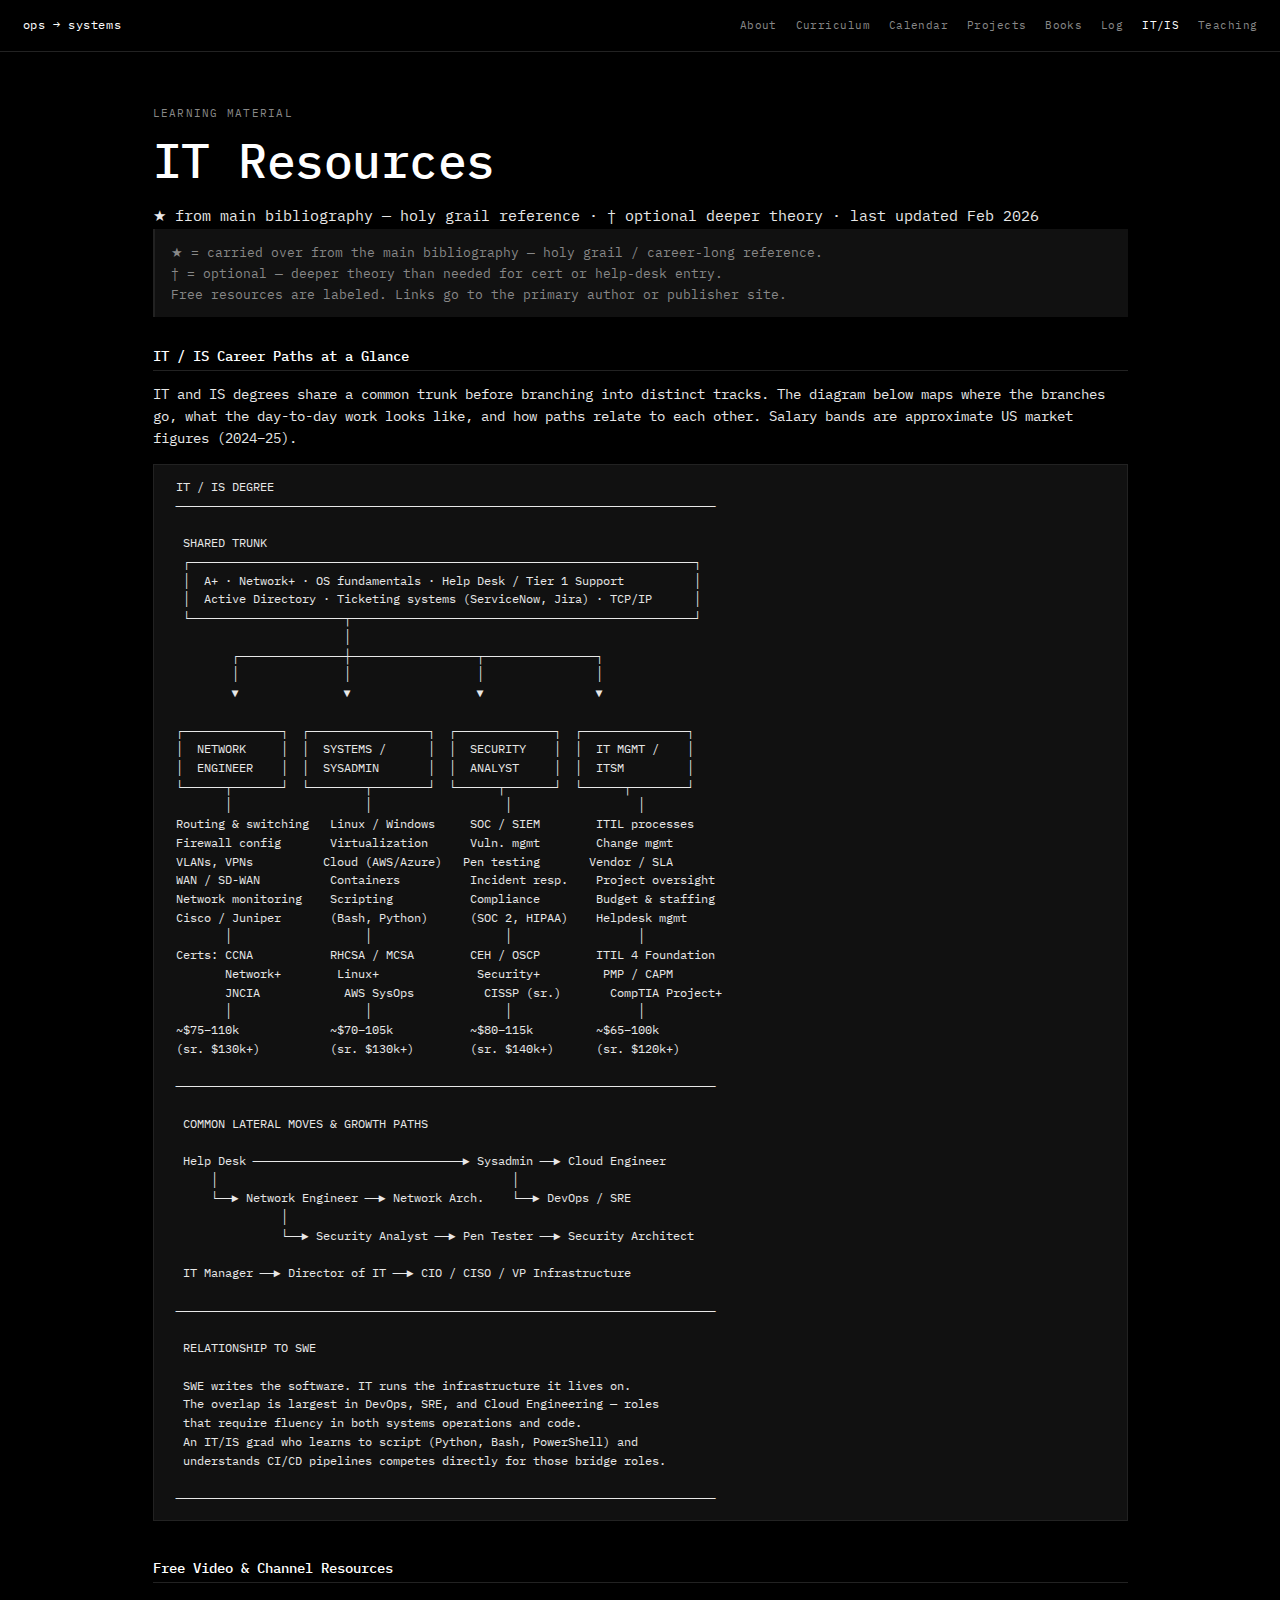
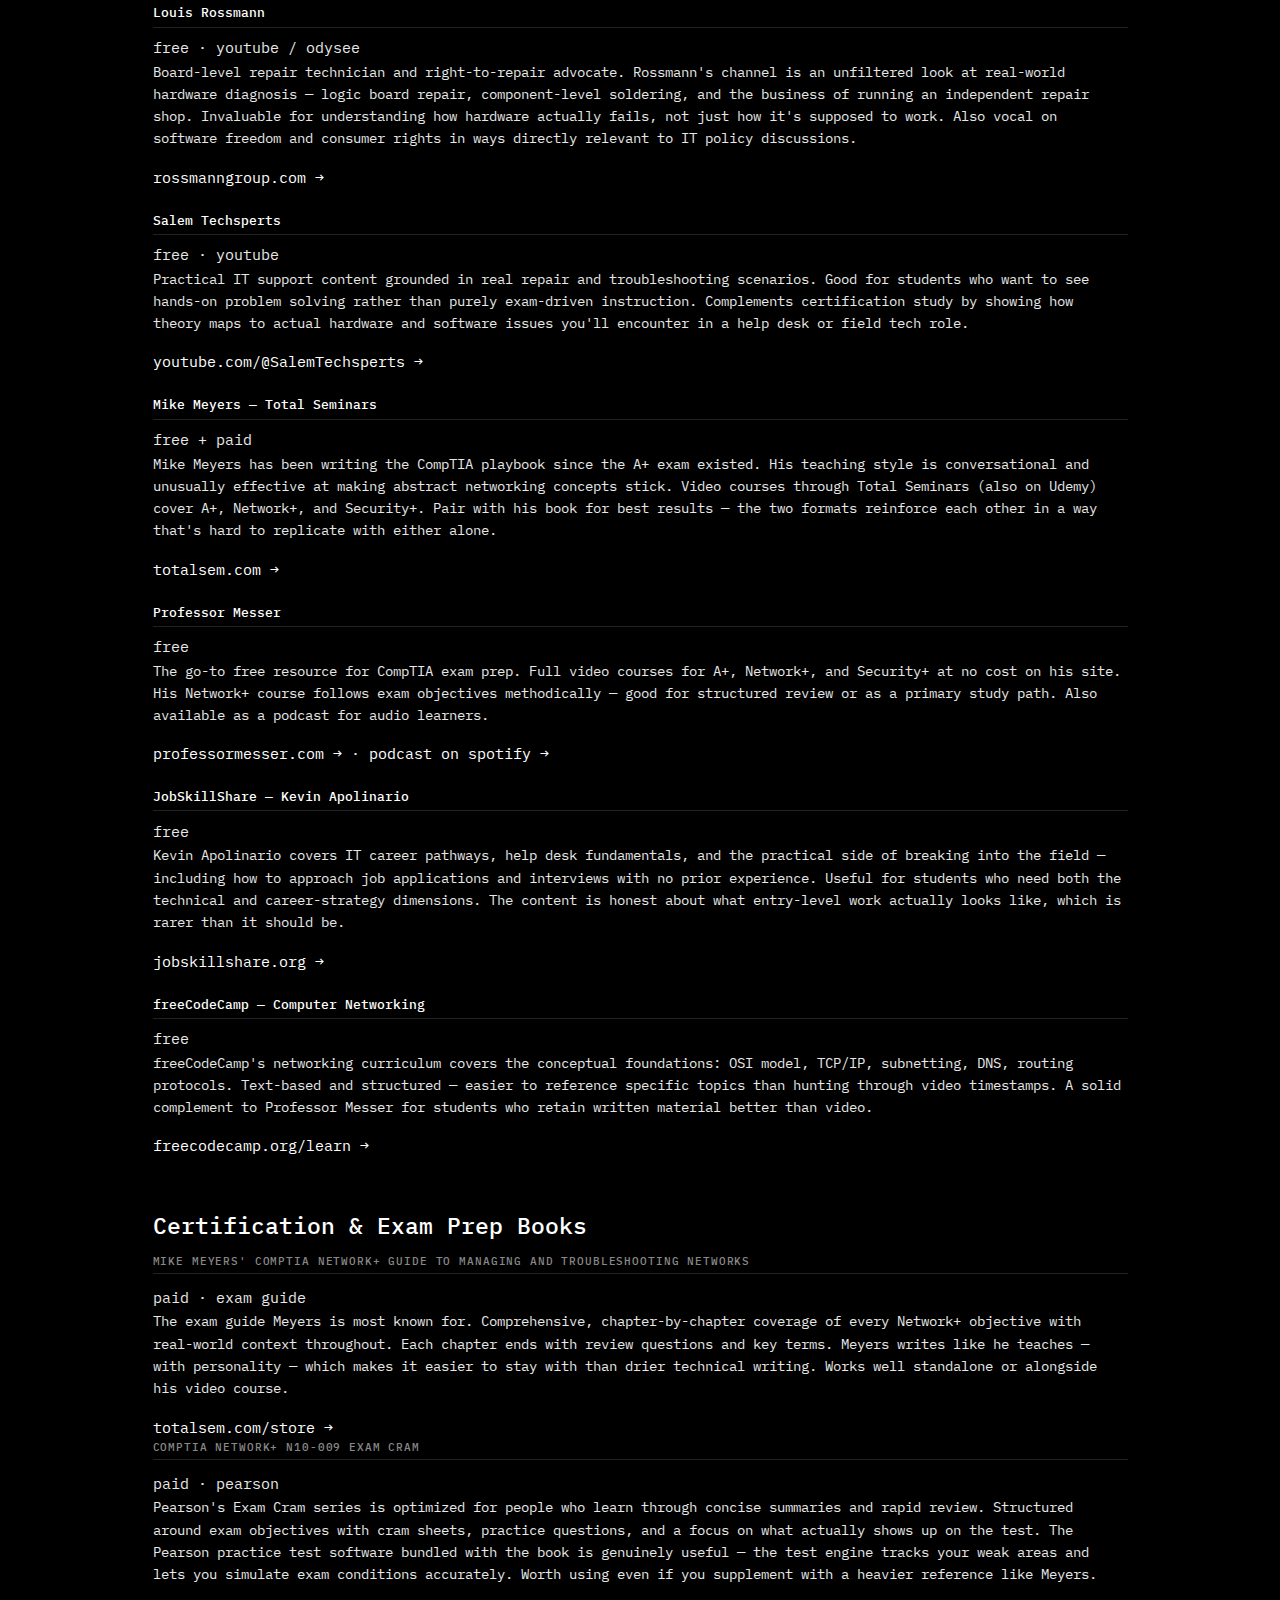
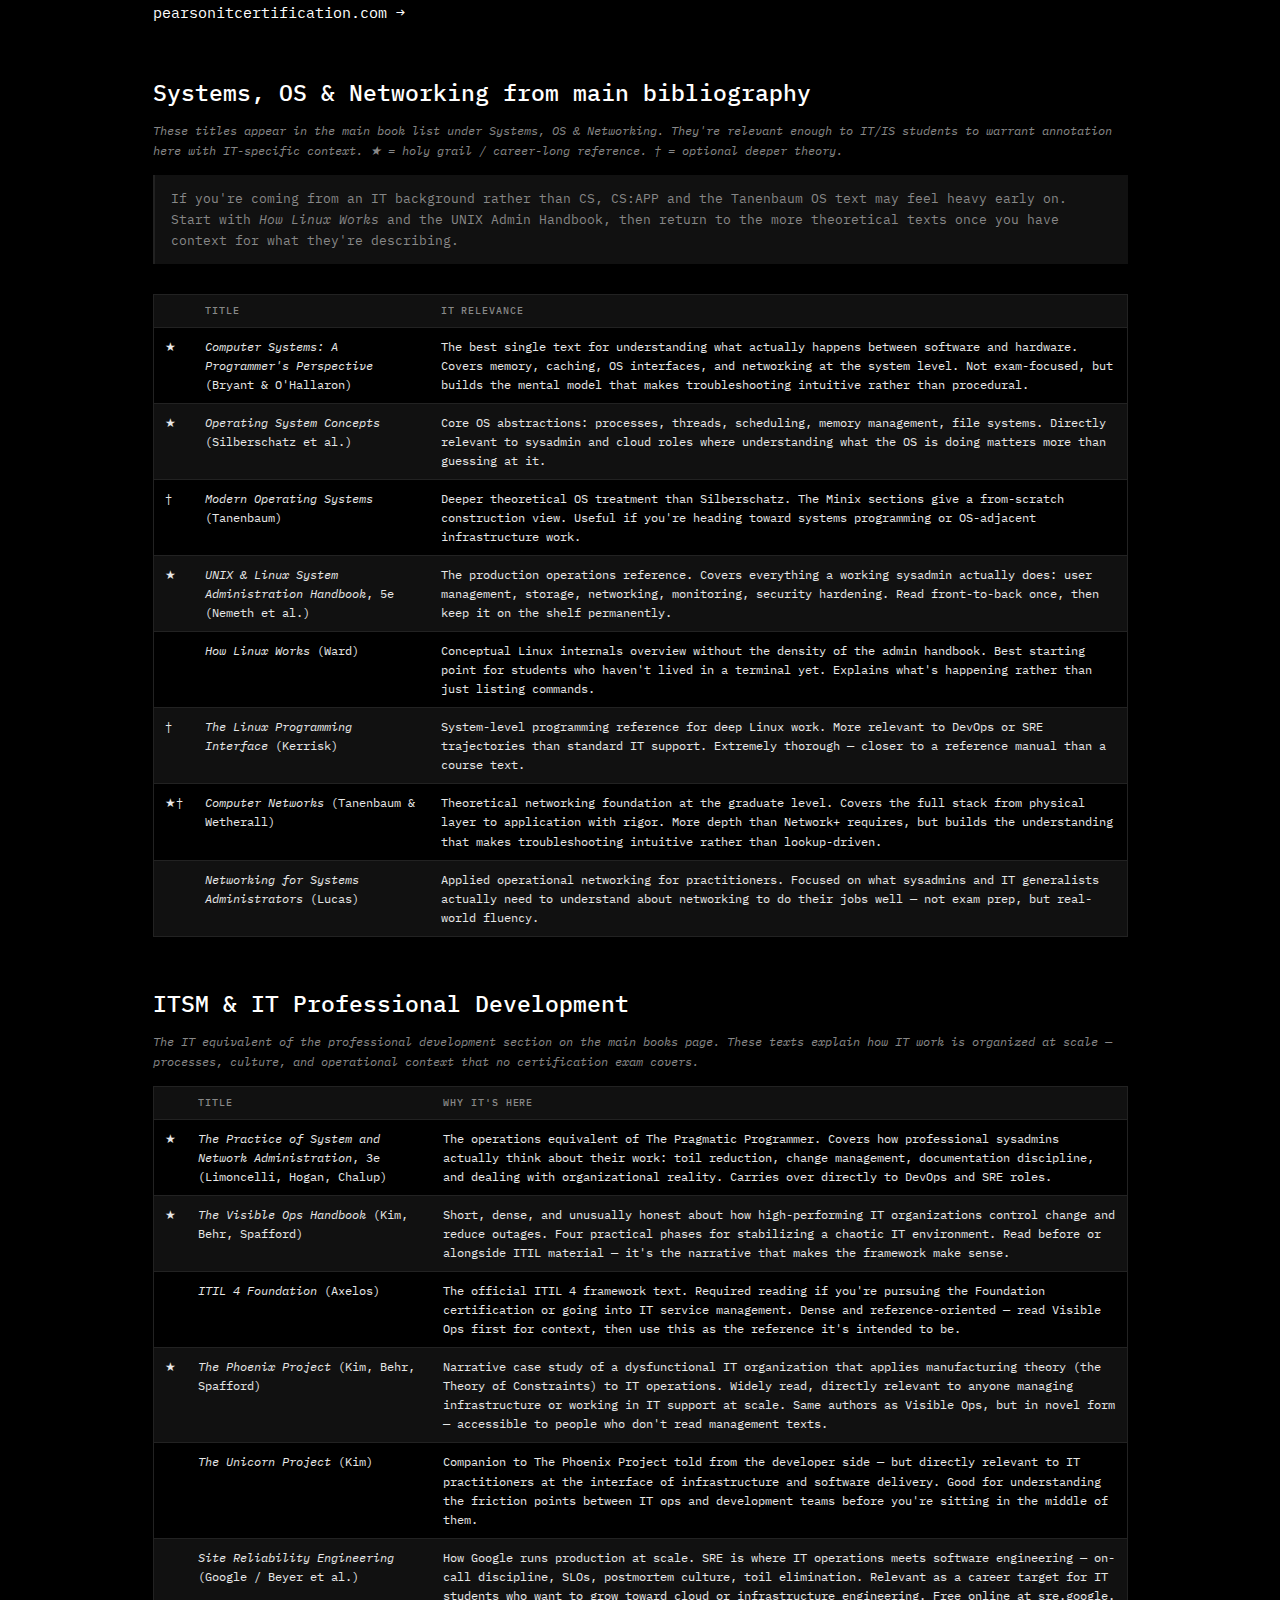
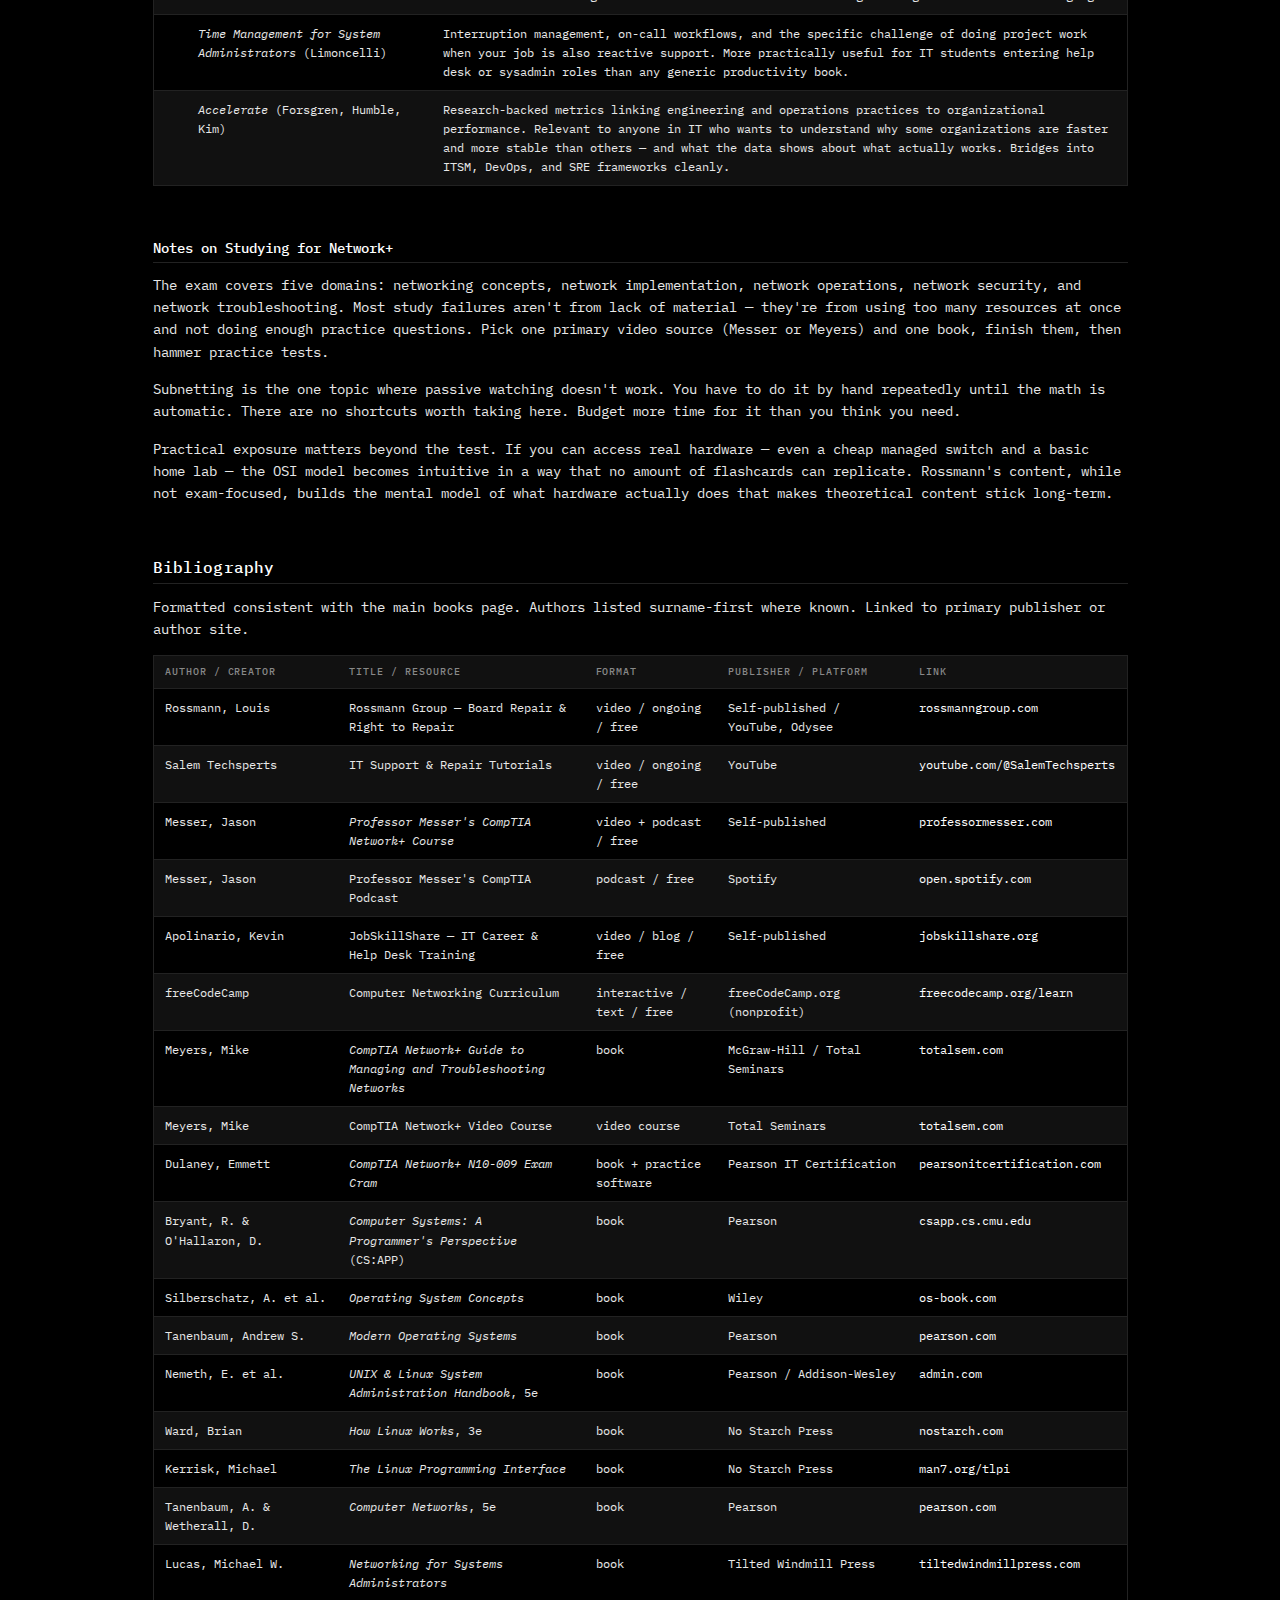
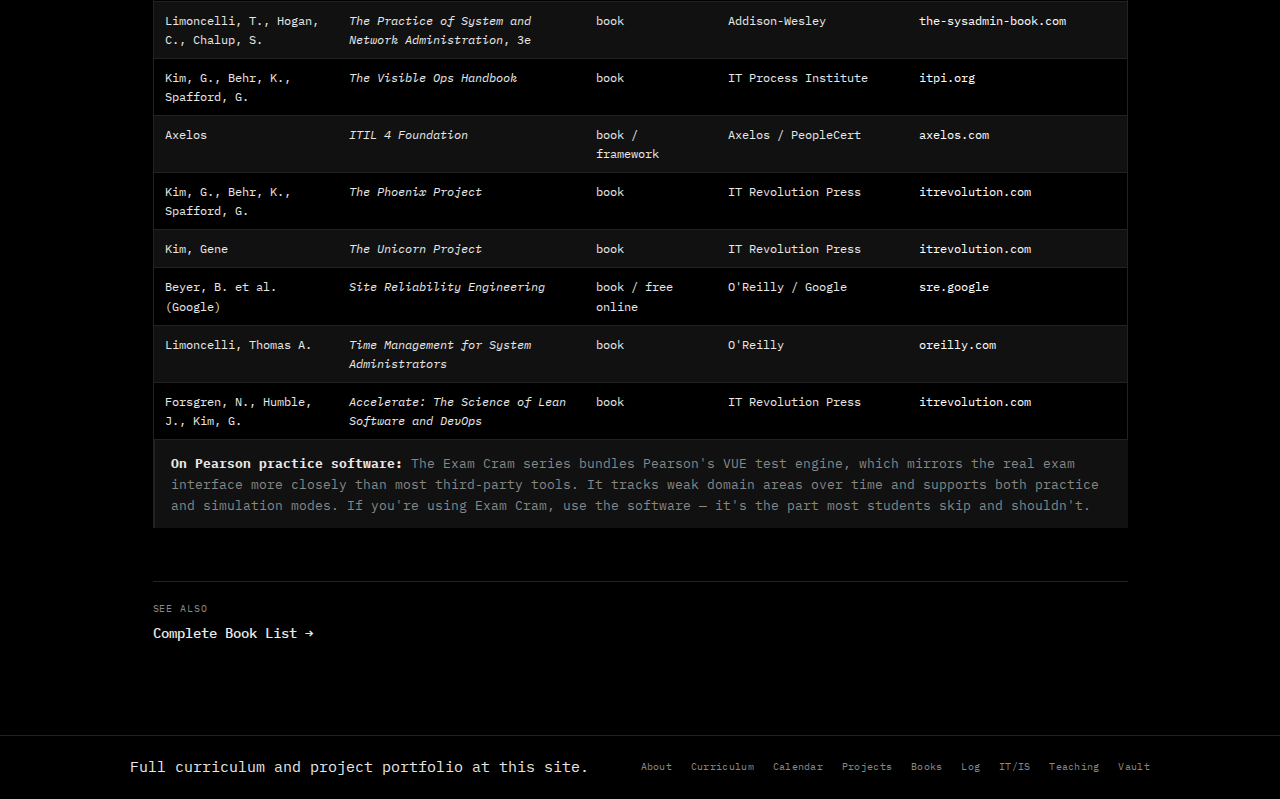
<file: it-resources.html>
<!DOCTYPE html>
<html lang="en">
<head>
  <meta charset="UTF-8" />
  <meta name="viewport" content="width=device-width, initial-scale=1.0" />
  <title>IT Resources — ops → systems</title>
  <link rel="preconnect" href="https://fonts.googleapis.com" />
  <link rel="preconnect" href="https://fonts.gstatic.com" crossorigin />
  <link href="https://fonts.googleapis.com/css2?family=IBM+Plex+Mono:ital,wght@0,400;0,500;1,400&display=swap" rel="stylesheet" />
  <link rel="stylesheet" href="style.css" />
</head>
<body>

<nav class="nav">
  <a href="index.html" class="nav-brand">ops → systems</a>
  <div class="nav-links">
    <a href="index.html">About</a>
    <a href="curriculum.html">Curriculum</a>
    <a href="calendar.html">Calendar</a>
    <a href="projects.html">Projects</a>
    <a href="books.html">Books</a>
    <a href="log.html">Log</a>
    <a href="it-resources.html" class="active">IT/IS</a>
    <a href="syllabus.html">Teaching</a>
  </div>
</nav>

<main class="page">

 <p class="kicker">learning material</p>
<h1 class="page-title">IT Resources</h1>

<div class="meta-updated">
  <span>★ from main bibliography — holy grail reference</span>
  <span class="dot">·</span>
  <span>† optional deeper theory</span>
  <span class="dot">·</span>
  <span>last updated Feb 2026</span>
</div>


  <div class="callout">
    ★ = carried over from the main bibliography — holy grail / career-long reference.<br>
    † = optional — deeper theory than needed for cert or help-desk entry.<br>
    Free resources are labeled. Links go to the primary author or publisher site.
  </div>


  <!-- CAREER PATHS -->
  <div class="essay-section">
    <h2>IT / IS Career Paths at a Glance</h2>
    <p>IT and IS degrees share a common trunk before branching into distinct tracks. The diagram below maps where the branches go, what the day-to-day work looks like, and how paths relate to each other. Salary bands are approximate US market figures (2024–25).</p>

    <div class="career-diagram">
<pre>
 IT / IS DEGREE
 ─────────────────────────────────────────────────────────────────────────────

  SHARED TRUNK
  ┌────────────────────────────────────────────────────────────────────────┐
  │  A+ · Network+ · OS fundamentals · Help Desk / Tier 1 Support          │
  │  Active Directory · Ticketing systems (ServiceNow, Jira) · TCP/IP      │
  └──────────────────────┬─────────────────────────────────────────────────┘
                         │
         ┌───────────────┼──────────────────┬────────────────┐
         │               │                  │                │
         ▼               ▼                  ▼                ▼

 ┌──────────────┐  ┌─────────────────┐  ┌──────────────┐  ┌───────────────┐
 │  NETWORK     │  │  SYSTEMS /      │  │  SECURITY    │  │  IT MGMT /    │
 │  ENGINEER    │  │  SYSADMIN       │  │  ANALYST     │  │  ITSM         │
 └──────┬───────┘  └────────┬────────┘  └──────┬───────┘  └──────┬────────┘
        │                   │                   │                  │
 Routing & switching   Linux / Windows     SOC / SIEM        ITIL processes
 Firewall config       Virtualization      Vuln. mgmt        Change mgmt
 VLANs, VPNs          Cloud (AWS/Azure)   Pen testing       Vendor / SLA
 WAN / SD-WAN          Containers          Incident resp.    Project oversight
 Network monitoring    Scripting           Compliance        Budget & staffing
 Cisco / Juniper       (Bash, Python)      (SOC 2, HIPAA)    Helpdesk mgmt
        │                   │                   │                  │
 Certs: CCNA           RHCSA / MCSA        CEH / OSCP        ITIL 4 Foundation
        Network+        Linux+              Security+         PMP / CAPM
        JNCIA            AWS SysOps          CISSP (sr.)       CompTIA Project+
        │                   │                   │                  │
 ~$75–110k             ~$70–105k           ~$80–115k         ~$65–100k
 (sr. $130k+)          (sr. $130k+)        (sr. $140k+)      (sr. $120k+)

 ─────────────────────────────────────────────────────────────────────────────

  COMMON LATERAL MOVES & GROWTH PATHS

  Help Desk ──────────────────────────────► Sysadmin ──► Cloud Engineer
      │                                          │
      └──► Network Engineer ──► Network Arch.    └──► DevOps / SRE
                │
                └──► Security Analyst ──► Pen Tester ──► Security Architect

  IT Manager ──► Director of IT ──► CIO / CISO / VP Infrastructure

 ─────────────────────────────────────────────────────────────────────────────

  RELATIONSHIP TO SWE

  SWE writes the software. IT runs the infrastructure it lives on.
  The overlap is largest in DevOps, SRE, and Cloud Engineering — roles
  that require fluency in both systems operations and code.
  An IT/IS grad who learns to script (Python, Bash, PowerShell) and
  understands CI/CD pipelines competes directly for those bridge roles.

 ─────────────────────────────────────────────────────────────────────────────
</pre>
    </div>
  </div>


  <!-- FREE VIDEO RESOURCES -->
  <div class="section-block">
    <div class="essay-section">
      <h2>Free Video &amp; Channel Resources</h2>

      <div class="resource">
        <div class="resource-hd">
          <h3><a href="https://rossmanngroup.com" target="_blank" rel="noopener">Louis Rossmann</a></h3>
          <span class="resource-type free">free · youtube / odysee</span>
        </div>
        <div class="resource-body">
          <p>Board-level repair technician and right-to-repair advocate. Rossmann's channel is an unfiltered look at real-world hardware diagnosis — logic board repair, component-level soldering, and the business of running an independent repair shop. Invaluable for understanding how hardware actually fails, not just how it's supposed to work. Also vocal on software freedom and consumer rights in ways directly relevant to IT policy discussions.</p>
          <a class="resource-link" href="https://rossmanngroup.com" target="_blank" rel="noopener">rossmanngroup.com →</a>
        </div>
      </div>

      <div class="resource">
        <div class="resource-hd">
          <h3><a href="https://www.youtube.com/@SalemTechsperts" target="_blank" rel="noopener">Salem Techsperts</a></h3>
          <span class="resource-type free">free · youtube</span>
        </div>
        <div class="resource-body">
          <p>Practical IT support content grounded in real repair and troubleshooting scenarios. Good for students who want to see hands-on problem solving rather than purely exam-driven instruction. Complements certification study by showing how theory maps to actual hardware and software issues you'll encounter in a help desk or field tech role.</p>
          <a class="resource-link" href="https://www.youtube.com/@SalemTechsperts" target="_blank" rel="noopener">youtube.com/@SalemTechsperts →</a>
        </div>
      </div>

      <div class="resource">
        <div class="resource-hd">
          <h3><a href="https://www.totalsem.com" target="_blank" rel="noopener">Mike Meyers — Total Seminars</a></h3>
          <span class="resource-type">free + paid</span>
        </div>
        <div class="resource-body">
          <p>Mike Meyers has been writing the CompTIA playbook since the A+ exam existed. His teaching style is conversational and unusually effective at making abstract networking concepts stick. Video courses through Total Seminars (also on Udemy) cover A+, Network+, and Security+. Pair with his book for best results — the two formats reinforce each other in a way that's hard to replicate with either alone.</p>
          <a class="resource-link" href="https://www.totalsem.com" target="_blank" rel="noopener">totalsem.com →</a>
        </div>
      </div>

      <div class="resource">
        <div class="resource-hd">
          <h3><a href="https://www.professormesser.com" target="_blank" rel="noopener">Professor Messer</a></h3>
          <span class="resource-type free">free</span>
        </div>
        <div class="resource-body">
          <p>The go-to free resource for CompTIA exam prep. Full video courses for A+, Network+, and Security+ at no cost on his site. His Network+ course follows exam objectives methodically — good for structured review or as a primary study path. Also available as a podcast for audio learners.</p>
          <a class="resource-link" href="https://www.professormesser.com" target="_blank" rel="noopener">professormesser.com →</a>
          <span class="resource-sep">·</span>
          <a class="resource-link" href="https://open.spotify.com/show/1RMvJd9b0r9VDRfhGMWiXV" target="_blank" rel="noopener">podcast on spotify →</a>
        </div>
      </div>

      <div class="resource">
        <div class="resource-hd">
          <h3><a href="https://jobskillshare.org" target="_blank" rel="noopener">JobSkillShare — Kevin Apolinario</a></h3>
          <span class="resource-type free">free</span>
        </div>
        <div class="resource-body">
          <p>Kevin Apolinario covers IT career pathways, help desk fundamentals, and the practical side of breaking into the field — including how to approach job applications and interviews with no prior experience. Useful for students who need both the technical and career-strategy dimensions. The content is honest about what entry-level work actually looks like, which is rarer than it should be.</p>
          <a class="resource-link" href="https://jobskillshare.org" target="_blank" rel="noopener">jobskillshare.org →</a>
        </div>
      </div>

      <div class="resource">
        <div class="resource-hd">
          <h3><a href="https://www.freecodecamp.org/learn/networking-and-computer-networks/" target="_blank" rel="noopener">freeCodeCamp — Computer Networking</a></h3>
          <span class="resource-type free">free</span>
        </div>
        <div class="resource-body">
          <p>freeCodeCamp's networking curriculum covers the conceptual foundations: OSI model, TCP/IP, subnetting, DNS, routing protocols. Text-based and structured — easier to reference specific topics than hunting through video timestamps. A solid complement to Professor Messer for students who retain written material better than video.</p>
          <a class="resource-link" href="https://www.freecodecamp.org/learn/networking-and-computer-networks/" target="_blank" rel="noopener">freecodecamp.org/learn →</a>
        </div>
      </div>

    </div>
  </div>


  <!-- CERTIFICATION BOOKS -->
  <div class="section-block">
    <div class="book-section">
      <h2>Certification &amp; Exam Prep Books</h2>

      <div class="resource">
        <div class="resource-hd">
          <h3>Mike Meyers' CompTIA Network+ Guide to Managing and Troubleshooting Networks</h3>
          <span class="resource-type">paid · exam guide</span>
        </div>
        <div class="resource-body">
          <p>The exam guide Meyers is most known for. Comprehensive, chapter-by-chapter coverage of every Network+ objective with real-world context throughout. Each chapter ends with review questions and key terms. Meyers writes like he teaches — with personality — which makes it easier to stay with than drier technical writing. Works well standalone or alongside his video course.</p>
          <a class="resource-link" href="https://www.totalsem.com/store/" target="_blank" rel="noopener">totalsem.com/store →</a>
        </div>
      </div>

      <div class="resource">
        <div class="resource-hd">
          <h3>CompTIA Network+ N10-009 Exam Cram</h3>
          <span class="resource-type">paid · pearson</span>
        </div>
        <div class="resource-body">
          <p>Pearson's Exam Cram series is optimized for people who learn through concise summaries and rapid review. Structured around exam objectives with cram sheets, practice questions, and a focus on what actually shows up on the test. The Pearson practice test software bundled with the book is genuinely useful — the test engine tracks your weak areas and lets you simulate exam conditions accurately. Worth using even if you supplement with a heavier reference like Meyers.</p>
          <a class="resource-link" href="https://www.pearsonitcertification.com/store/comptia-network-plus-n10-009-exam-cram-9780138225025" target="_blank" rel="noopener">pearsonitcertification.com →</a>
        </div>
      </div>

    </div>
  </div>


  <!-- SYSTEMS / OS / NETWORKING — from main bibliography -->
  <div class="section-block">
    <div class="book-section">
      <h2>Systems, OS &amp; Networking <span class="sub-label">from main bibliography</span></h2>
      <p class="section-note">These titles appear in the main book list under Systems, OS &amp; Networking. They're relevant enough to IT/IS students to warrant annotation here with IT-specific context. ★ = holy grail / career-long reference. † = optional deeper theory.</p>

      <div class="callout">
        If you're coming from an IT background rather than CS, CS:APP and the Tanenbaum OS text may feel heavy early on. Start with <em>How Linux Works</em> and the UNIX Admin Handbook, then return to the more theoretical texts once you have context for what they're describing.
      </div>

      <table class="data-table">
        <thead>
          <tr>
            <th></th>
            <th>Title</th>
            <th>IT Relevance</th>
          </tr>
        </thead>
        <tbody>
          <tr>
            <td>★</td>
            <td><em>Computer Systems: A Programmer's Perspective</em> (Bryant &amp; O'Hallaron)</td>
            <td>The best single text for understanding what actually happens between software and hardware. Covers memory, caching, OS interfaces, and networking at the system level. Not exam-focused, but builds the mental model that makes troubleshooting intuitive rather than procedural.</td>
          </tr>
          <tr>
            <td>★</td>
            <td><em>Operating System Concepts</em> (Silberschatz et al.)</td>
            <td>Core OS abstractions: processes, threads, scheduling, memory management, file systems. Directly relevant to sysadmin and cloud roles where understanding what the OS is doing matters more than guessing at it.</td>
          </tr>
          <tr>
            <td>†</td>
            <td><em>Modern Operating Systems</em> (Tanenbaum)</td>
            <td>Deeper theoretical OS treatment than Silberschatz. The Minix sections give a from-scratch construction view. Useful if you're heading toward systems programming or OS-adjacent infrastructure work.</td>
          </tr>
          <tr>
            <td>★</td>
            <td><em>UNIX &amp; Linux System Administration Handbook</em>, 5e (Nemeth et al.)</td>
            <td>The production operations reference. Covers everything a working sysadmin actually does: user management, storage, networking, monitoring, security hardening. Read front-to-back once, then keep it on the shelf permanently.</td>
          </tr>
          <tr>
            <td></td>
            <td><em>How Linux Works</em> (Ward)</td>
            <td>Conceptual Linux internals overview without the density of the admin handbook. Best starting point for students who haven't lived in a terminal yet. Explains what's happening rather than just listing commands.</td>
          </tr>
          <tr>
            <td>†</td>
            <td><em>The Linux Programming Interface</em> (Kerrisk)</td>
            <td>System-level programming reference for deep Linux work. More relevant to DevOps or SRE trajectories than standard IT support. Extremely thorough — closer to a reference manual than a course text.</td>
          </tr>
          <tr>
            <td>★†</td>
            <td><em>Computer Networks</em> (Tanenbaum &amp; Wetherall)</td>
            <td>Theoretical networking foundation at the graduate level. Covers the full stack from physical layer to application with rigor. More depth than Network+ requires, but builds the understanding that makes troubleshooting intuitive rather than lookup-driven.</td>
          </tr>
          <tr>
            <td></td>
            <td><em>Networking for Systems Administrators</em> (Lucas)</td>
            <td>Applied operational networking for practitioners. Focused on what sysadmins and IT generalists actually need to understand about networking to do their jobs well — not exam prep, but real-world fluency.</td>
          </tr>
        </tbody>
      </table>
    </div>
  </div>


  <!-- ITSM & PROFESSIONAL DEVELOPMENT -->
  <div class="section-block">
    <div class="book-section">
      <h2>ITSM &amp; IT Professional Development</h2>
      <p class="section-note">The IT equivalent of the professional development section on the main books page. These texts explain how IT work is organized at scale — processes, culture, and operational context that no certification exam covers.</p>

      <table class="data-table">
        <thead>
          <tr>
            <th></th>
            <th>Title</th>
            <th>Why It's Here</th>
          </tr>
        </thead>
        <tbody>
          <tr>
            <td>★</td>
            <td><em>The Practice of System and Network Administration</em>, 3e (Limoncelli, Hogan, Chalup)</td>
            <td>The operations equivalent of The Pragmatic Programmer. Covers how professional sysadmins actually think about their work: toil reduction, change management, documentation discipline, and dealing with organizational reality. Carries over directly to DevOps and SRE roles.</td>
          </tr>
          <tr>
            <td>★</td>
            <td><em>The Visible Ops Handbook</em> (Kim, Behr, Spafford)</td>
            <td>Short, dense, and unusually honest about how high-performing IT organizations control change and reduce outages. Four practical phases for stabilizing a chaotic IT environment. Read before or alongside ITIL material — it's the narrative that makes the framework make sense.</td>
          </tr>
          <tr>
            <td></td>
            <td><em>ITIL 4 Foundation</em> (Axelos)</td>
            <td>The official ITIL 4 framework text. Required reading if you're pursuing the Foundation certification or going into IT service management. Dense and reference-oriented — read Visible Ops first for context, then use this as the reference it's intended to be.</td>
          </tr>
          <tr>
            <td>★</td>
            <td><em>The Phoenix Project</em> (Kim, Behr, Spafford)</td>
            <td>Narrative case study of a dysfunctional IT organization that applies manufacturing theory (the Theory of Constraints) to IT operations. Widely read, directly relevant to anyone managing infrastructure or working in IT support at scale. Same authors as Visible Ops, but in novel form — accessible to people who don't read management texts.</td>
          </tr>
          <tr>
            <td></td>
            <td><em>The Unicorn Project</em> (Kim)</td>
            <td>Companion to The Phoenix Project told from the developer side — but directly relevant to IT practitioners at the interface of infrastructure and software delivery. Good for understanding the friction points between IT ops and development teams before you're sitting in the middle of them.</td>
          </tr>
          <tr>
            <td></td>
            <td><em>Site Reliability Engineering</em> (Google / Beyer et al.)</td>
            <td>How Google runs production at scale. SRE is where IT operations meets software engineering — on-call discipline, SLOs, postmortem culture, toil elimination. Relevant as a career target for IT students who want to grow toward cloud or infrastructure engineering. Free online at sre.google.</td>
          </tr>
          <tr>
            <td></td>
            <td><em>Time Management for System Administrators</em> (Limoncelli)</td>
            <td>Interruption management, on-call workflows, and the specific challenge of doing project work when your job is also reactive support. More practically useful for IT students entering help desk or sysadmin roles than any generic productivity book.</td>
          </tr>
          <tr>
            <td></td>
            <td><em>Accelerate</em> (Forsgren, Humble, Kim)</td>
            <td>Research-backed metrics linking engineering and operations practices to organizational performance. Relevant to anyone in IT who wants to understand why some organizations are faster and more stable than others — and what the data shows about what actually works. Bridges into ITSM, DevOps, and SRE frameworks cleanly.</td>
          </tr>
        </tbody>
      </table>
    </div>
  </div>


  <!-- STUDY NOTES -->
  <div class="section-block">
    <div class="essay-section">
      <h2>Notes on Studying for Network+</h2>
      <p>The exam covers five domains: networking concepts, network implementation, network operations, network security, and network troubleshooting. Most study failures aren't from lack of material — they're from using too many resources at once and not doing enough practice questions. Pick one primary video source (Messer or Meyers) and one book, finish them, then hammer practice tests.</p>
      <p>Subnetting is the one topic where passive watching doesn't work. You have to do it by hand repeatedly until the math is automatic. There are no shortcuts worth taking here. Budget more time for it than you think you need.</p>
      <p>Practical exposure matters beyond the test. If you can access real hardware — even a cheap managed switch and a basic home lab — the OSI model becomes intuitive in a way that no amount of flashcards can replicate. Rossmann's content, while not exam-focused, builds the mental model of what hardware actually does that makes theoretical content stick long-term.</p>
    </div>
  </div>


  <!-- BIBLIOGRAPHY -->
  <div class="section-block">
    <h2 class="section-h">Bibliography</h2>
    <p>Formatted consistent with the main books page. Authors listed surname-first where known. Linked to primary publisher or author site.</p>

    <div>
      <table class="data-table">
        <thead>
          <tr>
            <th>author / creator</th>
            <th>title / resource</th>
            <th>format</th>
            <th>publisher / platform</th>
            <th>link</th>
          </tr>
        </thead>
        <tbody>
          <tr>
            <td>Rossmann, Louis</td>
            <td>Rossmann Group — Board Repair &amp; Right to Repair</td>
            <td>video / ongoing / free</td>
            <td>Self-published / YouTube, Odysee</td>
            <td><a href="https://rossmanngroup.com" target="_blank" rel="noopener">rossmanngroup.com</a></td>
          </tr>
          <tr>
            <td>Salem Techsperts</td>
            <td>IT Support &amp; Repair Tutorials</td>
            <td>video / ongoing / free</td>
            <td>YouTube</td>
            <td><a href="https://www.youtube.com/@SalemTechsperts" target="_blank" rel="noopener">youtube.com/@SalemTechsperts</a></td>
          </tr>
          <tr>
            <td>Messer, Jason</td>
            <td><em>Professor Messer's CompTIA Network+ Course</em></td>
            <td>video + podcast / free</td>
            <td>Self-published</td>
            <td><a href="https://www.professormesser.com" target="_blank" rel="noopener">professormesser.com</a></td>
          </tr>
          <tr>
            <td>Messer, Jason</td>
            <td>Professor Messer's CompTIA Podcast</td>
            <td>podcast / free</td>
            <td>Spotify</td>
            <td><a href="https://open.spotify.com/show/1RMvJd9b0r9VDRfhGMWiXV" target="_blank" rel="noopener">open.spotify.com</a></td>
          </tr>
          <tr>
            <td>Apolinario, Kevin</td>
            <td>JobSkillShare — IT Career &amp; Help Desk Training</td>
            <td>video / blog / free</td>
            <td>Self-published</td>
            <td><a href="https://jobskillshare.org" target="_blank" rel="noopener">jobskillshare.org</a></td>
          </tr>
          <tr>
            <td>freeCodeCamp</td>
            <td>Computer Networking Curriculum</td>
            <td>interactive / text / free</td>
            <td>freeCodeCamp.org (nonprofit)</td>
            <td><a href="https://www.freecodecamp.org/learn/networking-and-computer-networks/" target="_blank" rel="noopener">freecodecamp.org/learn</a></td>
          </tr>
          <tr>
            <td>Meyers, Mike</td>
            <td><em>CompTIA Network+ Guide to Managing and Troubleshooting Networks</em></td>
            <td>book</td>
            <td>McGraw-Hill / Total Seminars</td>
            <td><a href="https://www.totalsem.com/store/" target="_blank" rel="noopener">totalsem.com</a></td>
          </tr>
          <tr>
            <td>Meyers, Mike</td>
            <td>CompTIA Network+ Video Course</td>
            <td>video course</td>
            <td>Total Seminars</td>
            <td><a href="https://www.totalsem.com" target="_blank" rel="noopener">totalsem.com</a></td>
          </tr>
          <tr>
            <td>Dulaney, Emmett</td>
            <td><em>CompTIA Network+ N10-009 Exam Cram</em></td>
            <td>book + practice software</td>
            <td>Pearson IT Certification</td>
            <td><a href="https://www.pearsonitcertification.com/store/comptia-network-plus-n10-009-exam-cram-9780138225025" target="_blank" rel="noopener">pearsonitcertification.com</a></td>
          </tr>
          <tr>
            <td>Bryant, R. &amp; O'Hallaron, D.</td>
            <td><em>Computer Systems: A Programmer's Perspective</em> (CS:APP)</td>
            <td>book</td>
            <td>Pearson</td>
            <td><a href="https://csapp.cs.cmu.edu" target="_blank" rel="noopener">csapp.cs.cmu.edu</a></td>
          </tr>
          <tr>
            <td>Silberschatz, A. et al.</td>
            <td><em>Operating System Concepts</em></td>
            <td>book</td>
            <td>Wiley</td>
            <td><a href="https://os-book.com" target="_blank" rel="noopener">os-book.com</a></td>
          </tr>
          <tr>
            <td>Tanenbaum, Andrew S.</td>
            <td><em>Modern Operating Systems</em></td>
            <td>book</td>
            <td>Pearson</td>
            <td><a href="https://www.pearson.com" target="_blank" rel="noopener">pearson.com</a></td>
          </tr>
          <tr>
            <td>Nemeth, E. et al.</td>
            <td><em>UNIX &amp; Linux System Administration Handbook</em>, 5e</td>
            <td>book</td>
            <td>Pearson / Addison-Wesley</td>
            <td><a href="https://www.admin.com" target="_blank" rel="noopener">admin.com</a></td>
          </tr>
          <tr>
            <td>Ward, Brian</td>
            <td><em>How Linux Works</em>, 3e</td>
            <td>book</td>
            <td>No Starch Press</td>
            <td><a href="https://nostarch.com/howlinuxworks3" target="_blank" rel="noopener">nostarch.com</a></td>
          </tr>
          <tr>
            <td>Kerrisk, Michael</td>
            <td><em>The Linux Programming Interface</em></td>
            <td>book</td>
            <td>No Starch Press</td>
            <td><a href="https://man7.org/tlpi/" target="_blank" rel="noopener">man7.org/tlpi</a></td>
          </tr>
          <tr>
            <td>Tanenbaum, A. &amp; Wetherall, D.</td>
            <td><em>Computer Networks</em>, 5e</td>
            <td>book</td>
            <td>Pearson</td>
            <td><a href="https://www.pearson.com" target="_blank" rel="noopener">pearson.com</a></td>
          </tr>
          <tr>
            <td>Lucas, Michael W.</td>
            <td><em>Networking for Systems Administrators</em></td>
            <td>book</td>
            <td>Tilted Windmill Press</td>
            <td><a href="https://www.tiltedwindmillpress.com" target="_blank" rel="noopener">tiltedwindmillpress.com</a></td>
          </tr>
          <tr>
            <td>Limoncelli, T., Hogan, C., Chalup, S.</td>
            <td><em>The Practice of System and Network Administration</em>, 3e</td>
            <td>book</td>
            <td>Addison-Wesley</td>
            <td><a href="https://the-sysadmin-book.com" target="_blank" rel="noopener">the-sysadmin-book.com</a></td>
          </tr>
          <tr>
            <td>Kim, G., Behr, K., Spafford, G.</td>
            <td><em>The Visible Ops Handbook</em></td>
            <td>book</td>
            <td>IT Process Institute</td>
            <td><a href="https://itpi.org" target="_blank" rel="noopener">itpi.org</a></td>
          </tr>
          <tr>
            <td>Axelos</td>
            <td><em>ITIL 4 Foundation</em></td>
            <td>book / framework</td>
            <td>Axelos / PeopleCert</td>
            <td><a href="https://www.axelos.com/certifications/itil-service-management" target="_blank" rel="noopener">axelos.com</a></td>
          </tr>
          <tr>
            <td>Kim, G., Behr, K., Spafford, G.</td>
            <td><em>The Phoenix Project</em></td>
            <td>book</td>
            <td>IT Revolution Press</td>
            <td><a href="https://itrevolution.com/product/the-phoenix-project/" target="_blank" rel="noopener">itrevolution.com</a></td>
          </tr>
          <tr>
            <td>Kim, Gene</td>
            <td><em>The Unicorn Project</em></td>
            <td>book</td>
            <td>IT Revolution Press</td>
            <td><a href="https://itrevolution.com/product/the-unicorn-project/" target="_blank" rel="noopener">itrevolution.com</a></td>
          </tr>
          <tr>
            <td>Beyer, B. et al. (Google)</td>
            <td><em>Site Reliability Engineering</em></td>
            <td>book / free online</td>
            <td>O'Reilly / Google</td>
            <td><a href="https://sre.google/sre-book/table-of-contents/" target="_blank" rel="noopener">sre.google</a></td>
          </tr>
          <tr>
            <td>Limoncelli, Thomas A.</td>
            <td><em>Time Management for System Administrators</em></td>
            <td>book</td>
            <td>O'Reilly</td>
            <td><a href="https://www.oreilly.com/library/view/time-management-for/0596007833/" target="_blank" rel="noopener">oreilly.com</a></td>
          </tr>
          <tr>
            <td>Forsgren, N., Humble, J., Kim, G.</td>
            <td><em>Accelerate: The Science of Lean Software and DevOps</em></td>
            <td>book</td>
            <td>IT Revolution Press</td>
            <td><a href="https://itrevolution.com/product/accelerate/" target="_blank" rel="noopener">itrevolution.com</a></td>
          </tr>
        </tbody>
      </table>
    </div>

    <div class="callout">
      <strong>On Pearson practice software:</strong> The Exam Cram series bundles Pearson's VUE test engine, which mirrors the real exam interface more closely than most third-party tools. It tracks weak domain areas over time and supports both practice and simulation modes. If you're using Exam Cram, use the software — it's the part most students skip and shouldn't.
    </div>
  </div>

  <a href="books.html" class="forward">
    <span class="forward-label">See also</span>
    <span class="forward-title">Complete Book List →</span>
  </a>

</main>

<footer class="footer">
  <div class="footer-inner">
    <span>Full curriculum and project portfolio at this site.</span>
    <nav class="footer-nav">
      <a href="about.html">About</a>
      <a href="curriculum.html">Curriculum</a>
      <a href="calendar.html">Calendar</a>
      <a href="projects.html">Projects</a>
      <a href="books.html">Books</a>
      <a href="log.html">Log</a>
      <a href="it-resources.html">IT/IS</a>
      <a href="syllabus.html">Teaching</a>
      <a href="the-vault.html">Vault</a>
    </nav>
  </div>
</footer>

</body>
</html>
</file>
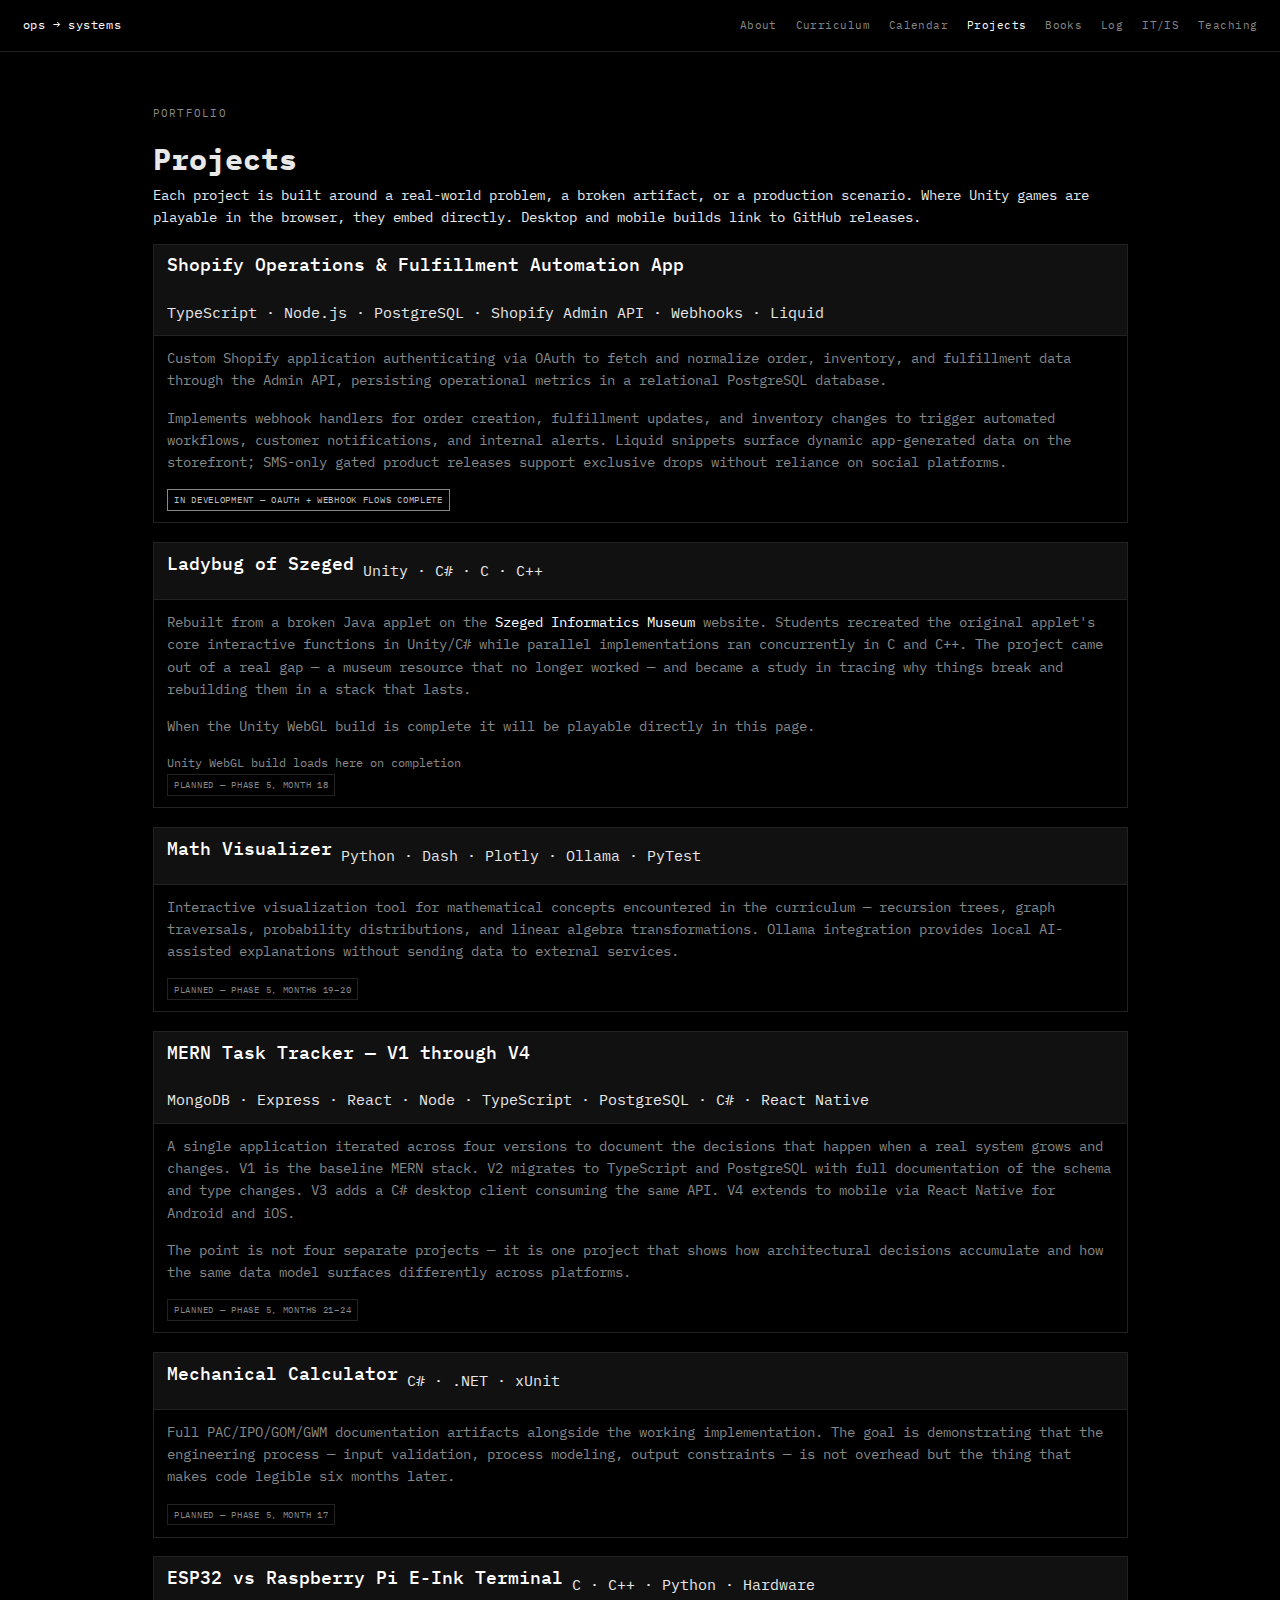
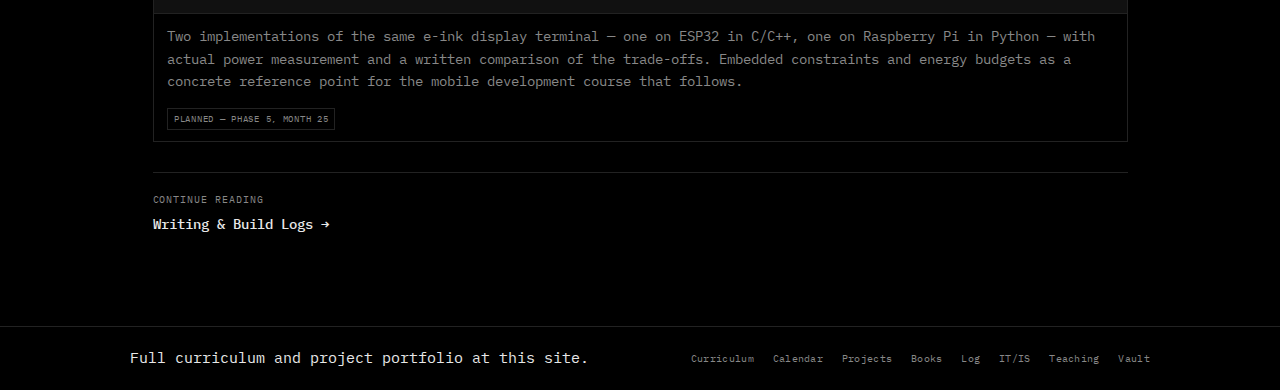
<file: projects.html>
<!DOCTYPE html>
<html lang="en">
<head>
<meta charset="UTF-8">
<meta name="viewport" content="width=device-width, initial-scale=1.0">
<title>Projects — From Operations to Systems</title>
<link rel="preconnect" href="https://fonts.googleapis.com">
<link rel="preconnect" href="https://fonts.gstatic.com" crossorigin>
<link href="https://fonts.googleapis.com/css2?family=IBM+Plex+Mono:ital,wght@0,400;0,500;1,400&display=swap" rel="stylesheet">
<link rel="stylesheet" href="style.css">
</head>
<body>
<nav class="nav">
  <a href="index.html" class="nav-brand">ops → systems</a>
   <div class="nav-links">
    <a href="index.html">About</a>
    <a href="curriculum.html">Curriculum</a>
    <a href="calendar.html">Calendar</a>
    <a href="projects.html" class="active">Projects</a>
    <a href="books.html">Books</a>
    <a href="log.html">Log</a>
    <a href="it-resources.html">IT/IS</a>
    <a href="syllabus.html">Teaching</a>
  </div>
</nav>
<main class="page">


  <!-- MISSING CLASS FOR PORTFOLIO KICKER-->
<div class="">
  <p class="kicker">Portfolio</p>
  <h1>Projects</h1>
  <p>Each project is built around a real-world problem, a broken artifact, or a production scenario. Where Unity games are playable in the browser, they embed directly. Desktop and mobile builds link to GitHub releases.</p>
</div>

<!-- Shopify App -->
<div class="project">
  <div class="project-hd">
    <h3>Shopify Operations &amp; Fulfillment Automation App</h3>
    <span class="project-stack">TypeScript · Node.js · PostgreSQL · Shopify Admin API · Webhooks · Liquid</span>
  </div>
  <div class="project-body">
    <p>Custom Shopify application authenticating via OAuth to fetch and normalize order, inventory, and fulfillment data through the Admin API, persisting operational metrics in a relational PostgreSQL database.</p>
    <p>Implements webhook handlers for order creation, fulfillment updates, and inventory changes to trigger automated workflows, customer notifications, and internal alerts. Liquid snippets surface dynamic app-generated data on the storefront; SMS-only gated product releases support exclusive drops without reliance on social platforms.</p>
    <span class="status status-wip">In development — OAuth + webhook flows complete</span>
  </div>
</div>

<!-- Ladybug of Szeged -->
<div class="project">
  <div class="project-hd">
    <h3>Ladybug of Szeged</h3>
    <span class="project-stack">Unity · C# · C · C++</span>
  </div>
  <div class="project-body">
    <p>Rebuilt from a broken Java applet on the <a href="https://www.inf.u-szeged.hu" target="_blank" rel="noopener">Szeged Informatics Museum</a> website. Students recreated the original applet's core interactive functions in Unity/C# while parallel implementations ran concurrently in C and C++. The project came out of a real gap — a museum resource that no longer worked — and became a study in tracing why things break and rebuilding them in a stack that lasts.</p>
    <p>When the Unity WebGL build is complete it will be playable directly in this page.</p>
    <!-- Unity WebGL embed placeholder -->
    <div>
      Unity WebGL build loads here on completion
    </div>
    <span class="status status-planned">Planned — Phase 5, Month 18</span>
  </div>
</div>

<!-- Math Visualizer -->
<div class="project">
  <div class="project-hd">
    <h3>Math Visualizer</h3>
    <span class="project-stack">Python · Dash · Plotly · Ollama · PyTest</span>
  </div>
  <div class="project-body">
    <p>Interactive visualization tool for mathematical concepts encountered in the curriculum — recursion trees, graph traversals, probability distributions, and linear algebra transformations. Ollama integration provides local AI-assisted explanations without sending data to external services.</p>
    <span class="status status-planned">Planned — Phase 5, Months 19–20</span>
  </div>
</div>

<!-- MERN Task Tracker -->
<div class="project">
  <div class="project-hd">
    <h3>MERN Task Tracker — V1 through V4</h3>
    <span class="project-stack">MongoDB · Express · React · Node · TypeScript · PostgreSQL · C# · React Native</span>
  </div>
  <div class="project-body">
    <p>A single application iterated across four versions to document the decisions that happen when a real system grows and changes. V1 is the baseline MERN stack. V2 migrates to TypeScript and PostgreSQL with full documentation of the schema and type changes. V3 adds a C# desktop client consuming the same API. V4 extends to mobile via React Native for Android and iOS.</p>
    <p>The point is not four separate projects — it is one project that shows how architectural decisions accumulate and how the same data model surfaces differently across platforms.</p>
    <span class="status status-planned">Planned — Phase 5, Months 21–24</span>
  </div>
</div>

<!-- Mechanical Calculator -->
<div class="project">
  <div class="project-hd">
    <h3>Mechanical Calculator</h3>
    <span class="project-stack">C# · .NET · xUnit</span>
  </div>
  <div class="project-body">
    <p>Full PAC/IPO/GOM/GWM documentation artifacts alongside the working implementation. The goal is demonstrating that the engineering process — input validation, process modeling, output constraints — is not overhead but the thing that makes code legible six months later.</p>
    <span class="status status-planned">Planned — Phase 5, Month 17</span>
  </div>
</div>

<!-- ESP32 -->
<div class="project">
  <div class="project-hd">
    <h3>ESP32 vs Raspberry Pi E-Ink Terminal</h3>
    <span class="project-stack">C · C++ · Python · Hardware</span>
  </div>
  <div class="project-body">
    <p>Two implementations of the same e-ink display terminal — one on ESP32 in C/C++, one on Raspberry Pi in Python — with actual power measurement and a written comparison of the trade-offs. Embedded constraints and energy budgets as a concrete reference point for the mobile development course that follows.</p>
    <span class="status status-planned">Planned — Phase 5, Month 25</span>
  </div>
</div>

<div class="" style="margin-top:2rem;">
  <a href="posts.html" class="forward">
    <span class="forward-label">Continue reading</span>
    <span class="forward-title">Writing &amp; Build Logs →</span>
  </a>
</div>

</main>

<footer class="footer">
  <div class="footer-inner">
    <span>Full curriculum and project portfolio at this site.</span>
    <nav class="footer-nav">
      <a href="curriculum.html">Curriculum</a>
      <a href="calendar.html">Calendar</a>
      <a href="projects.html">Projects</a>
      <a href="books.html">Books</a>
      <a href="log.html">Log</a>
      <a href="it-resources.html">IT/IS</a>
      <a href="syllabus.html">Teaching</a>
      <a href="the-vault.html">Vault</a>
    </nav>
  </div>
</footer>
</body>
</html>
</file>
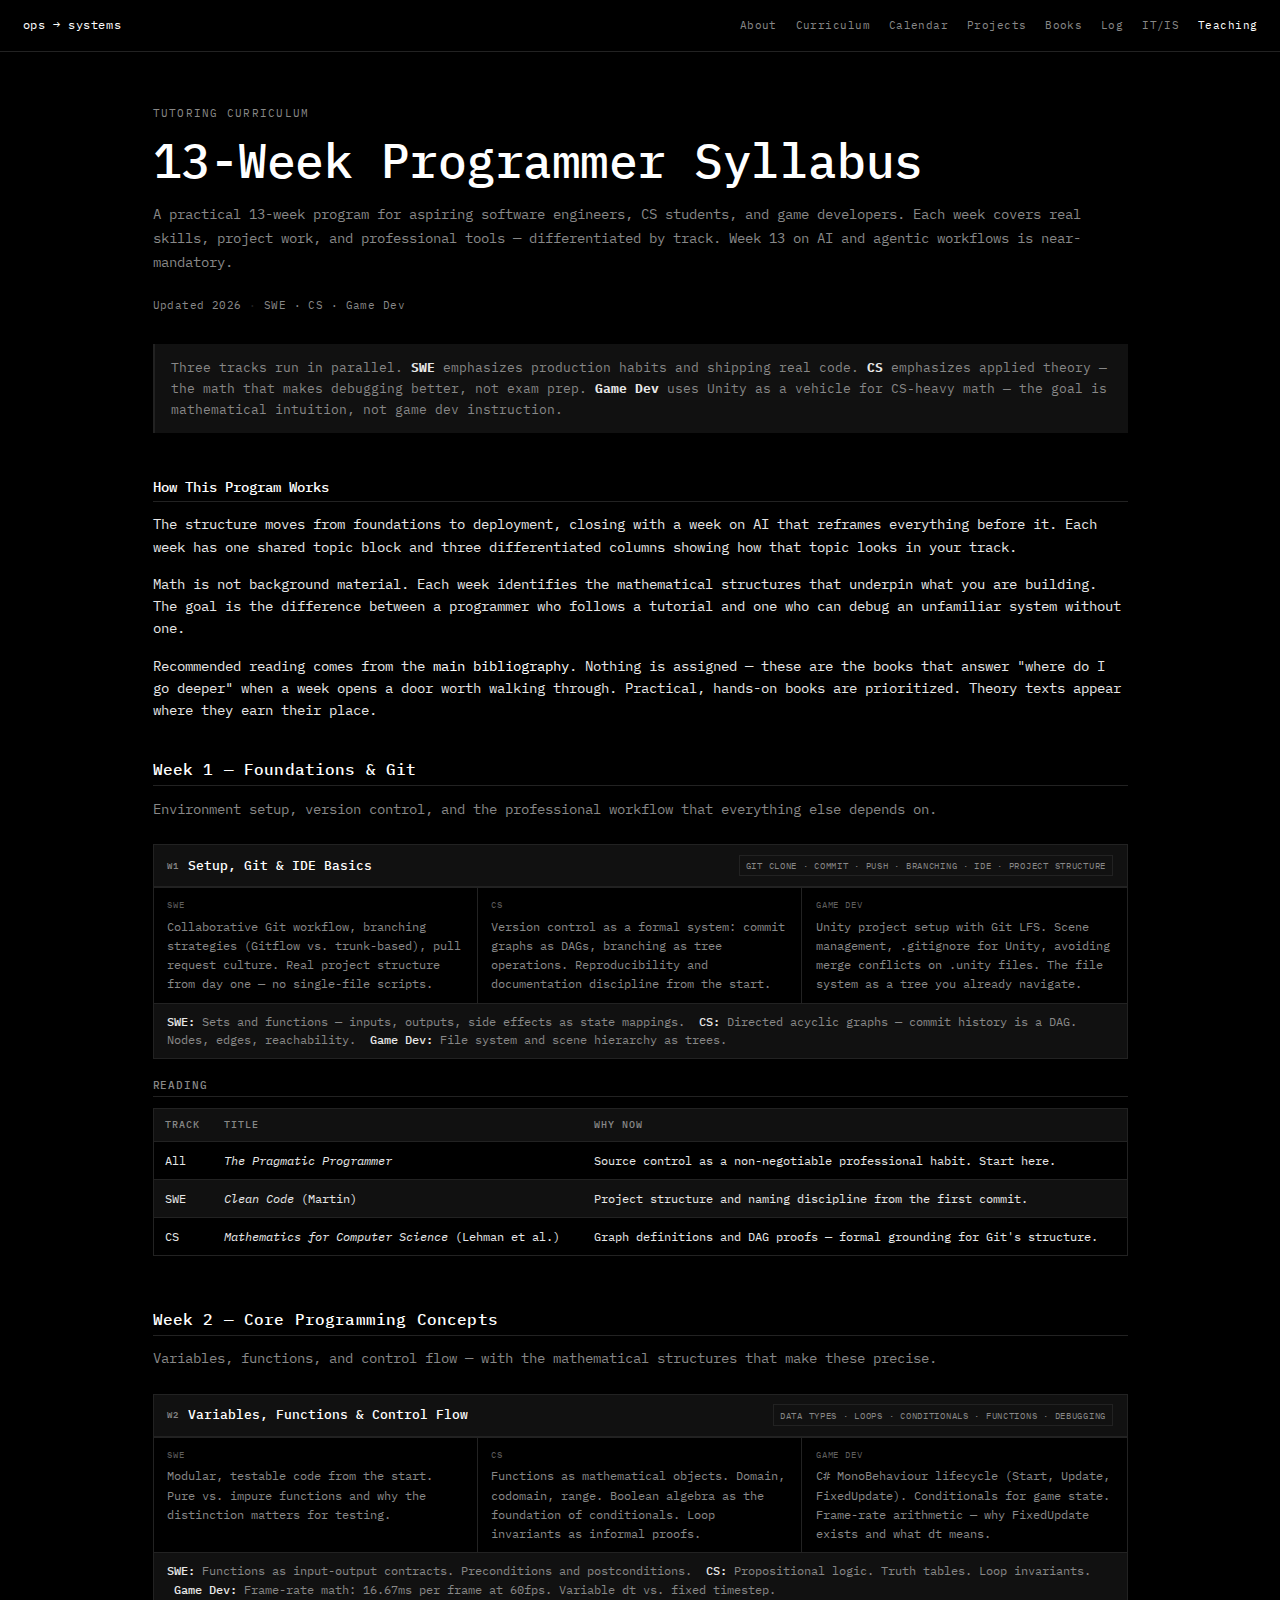
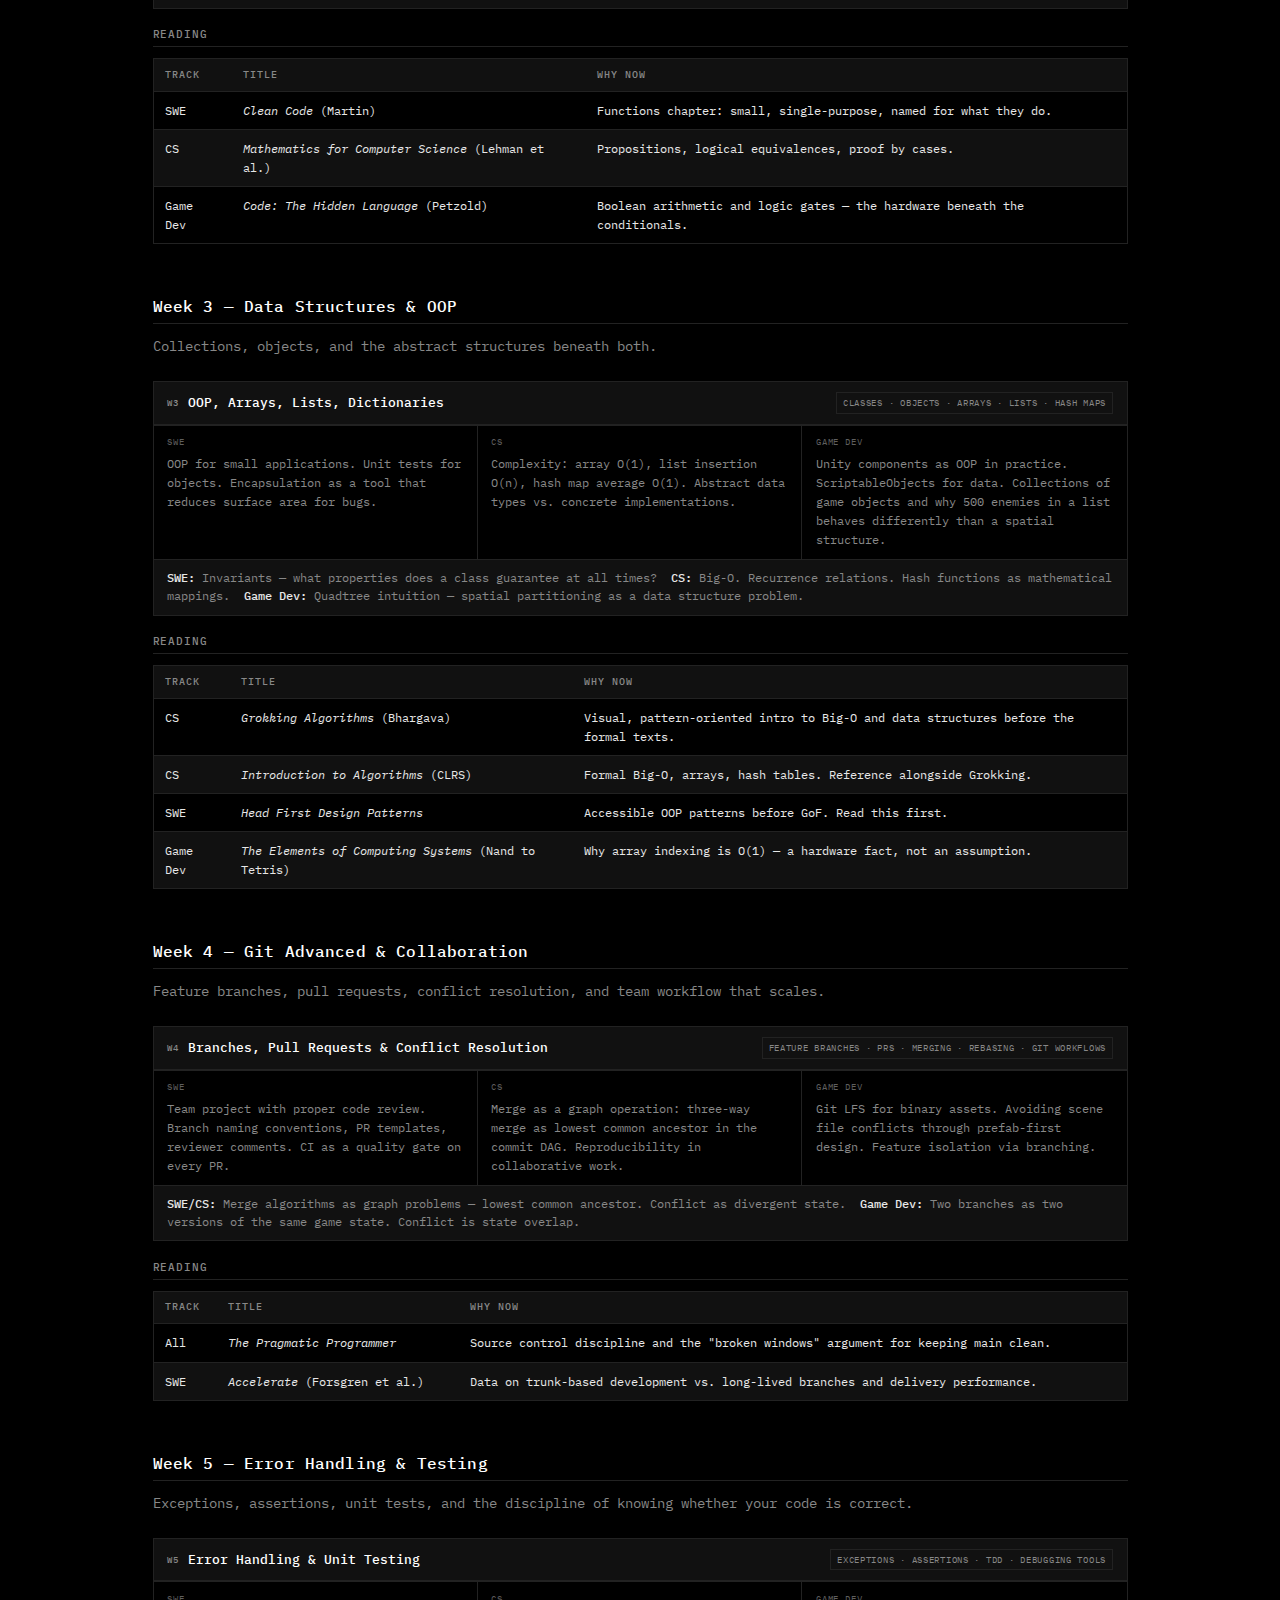
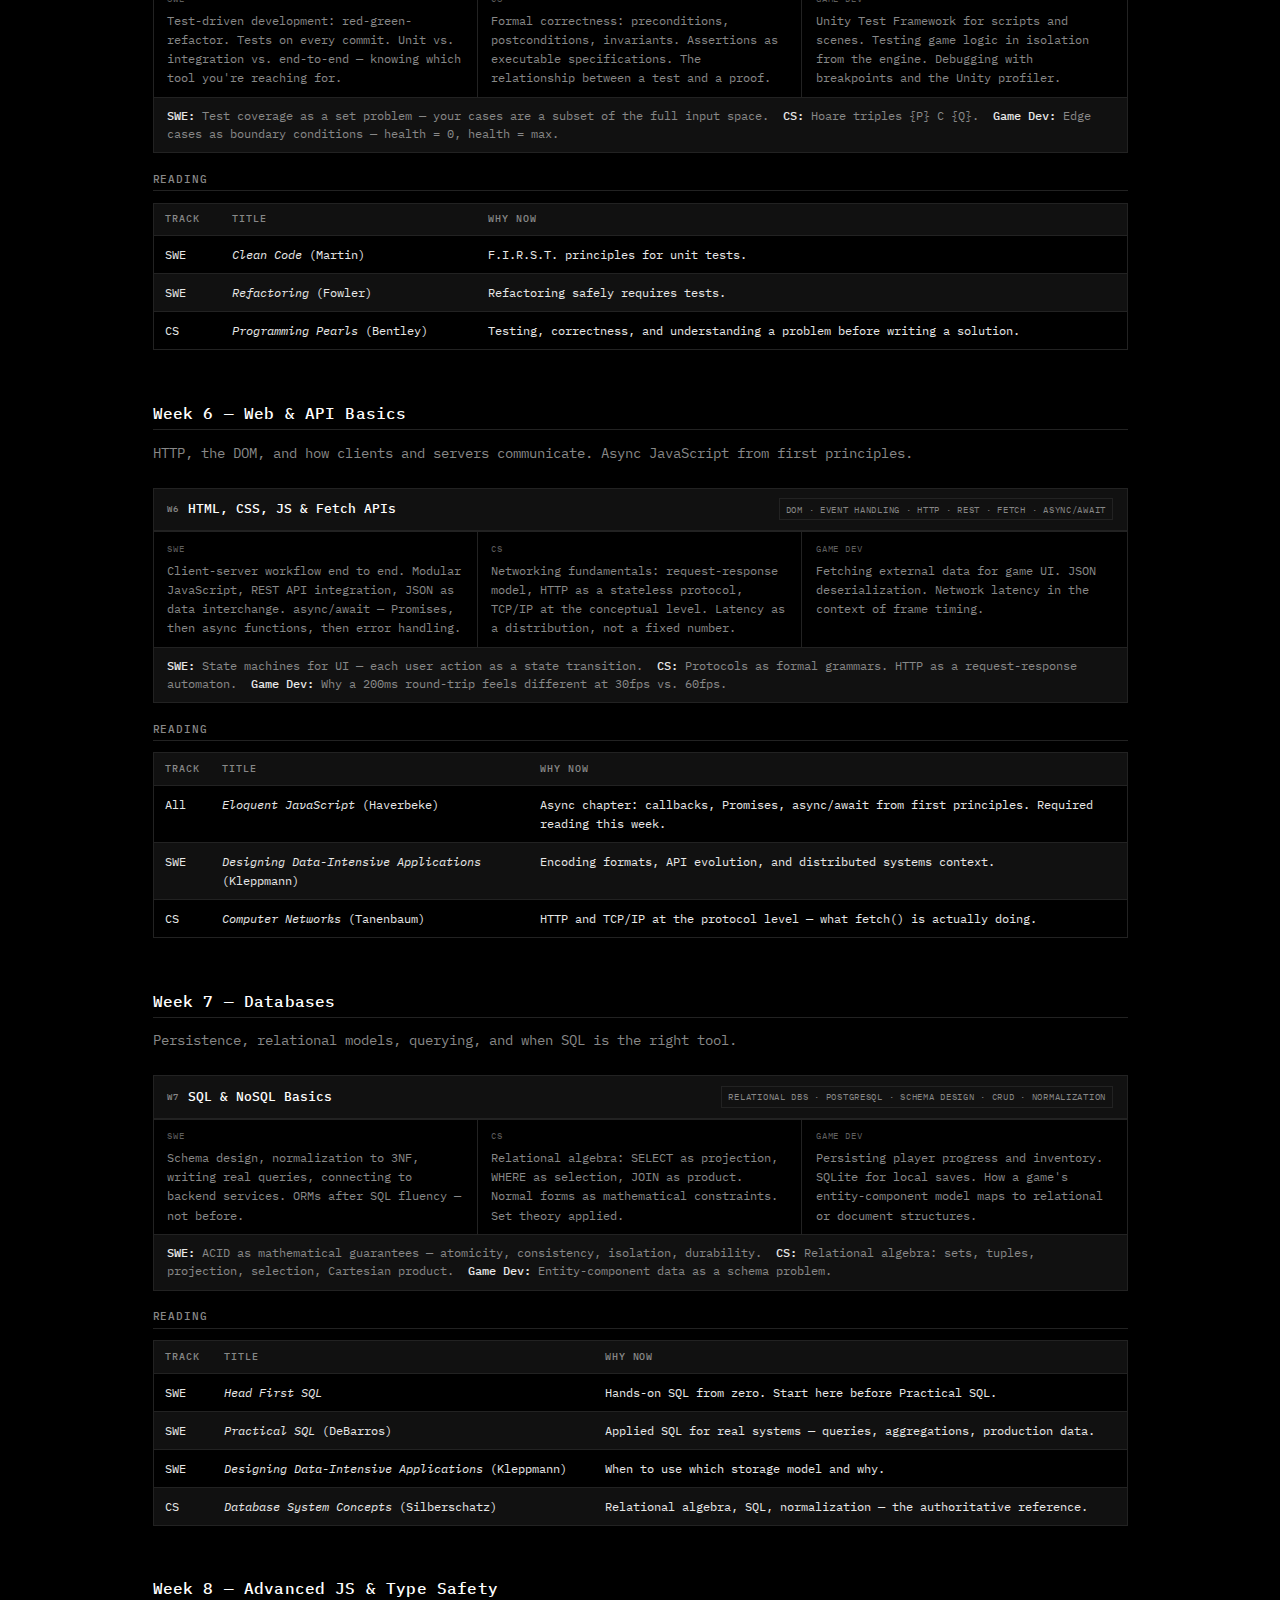
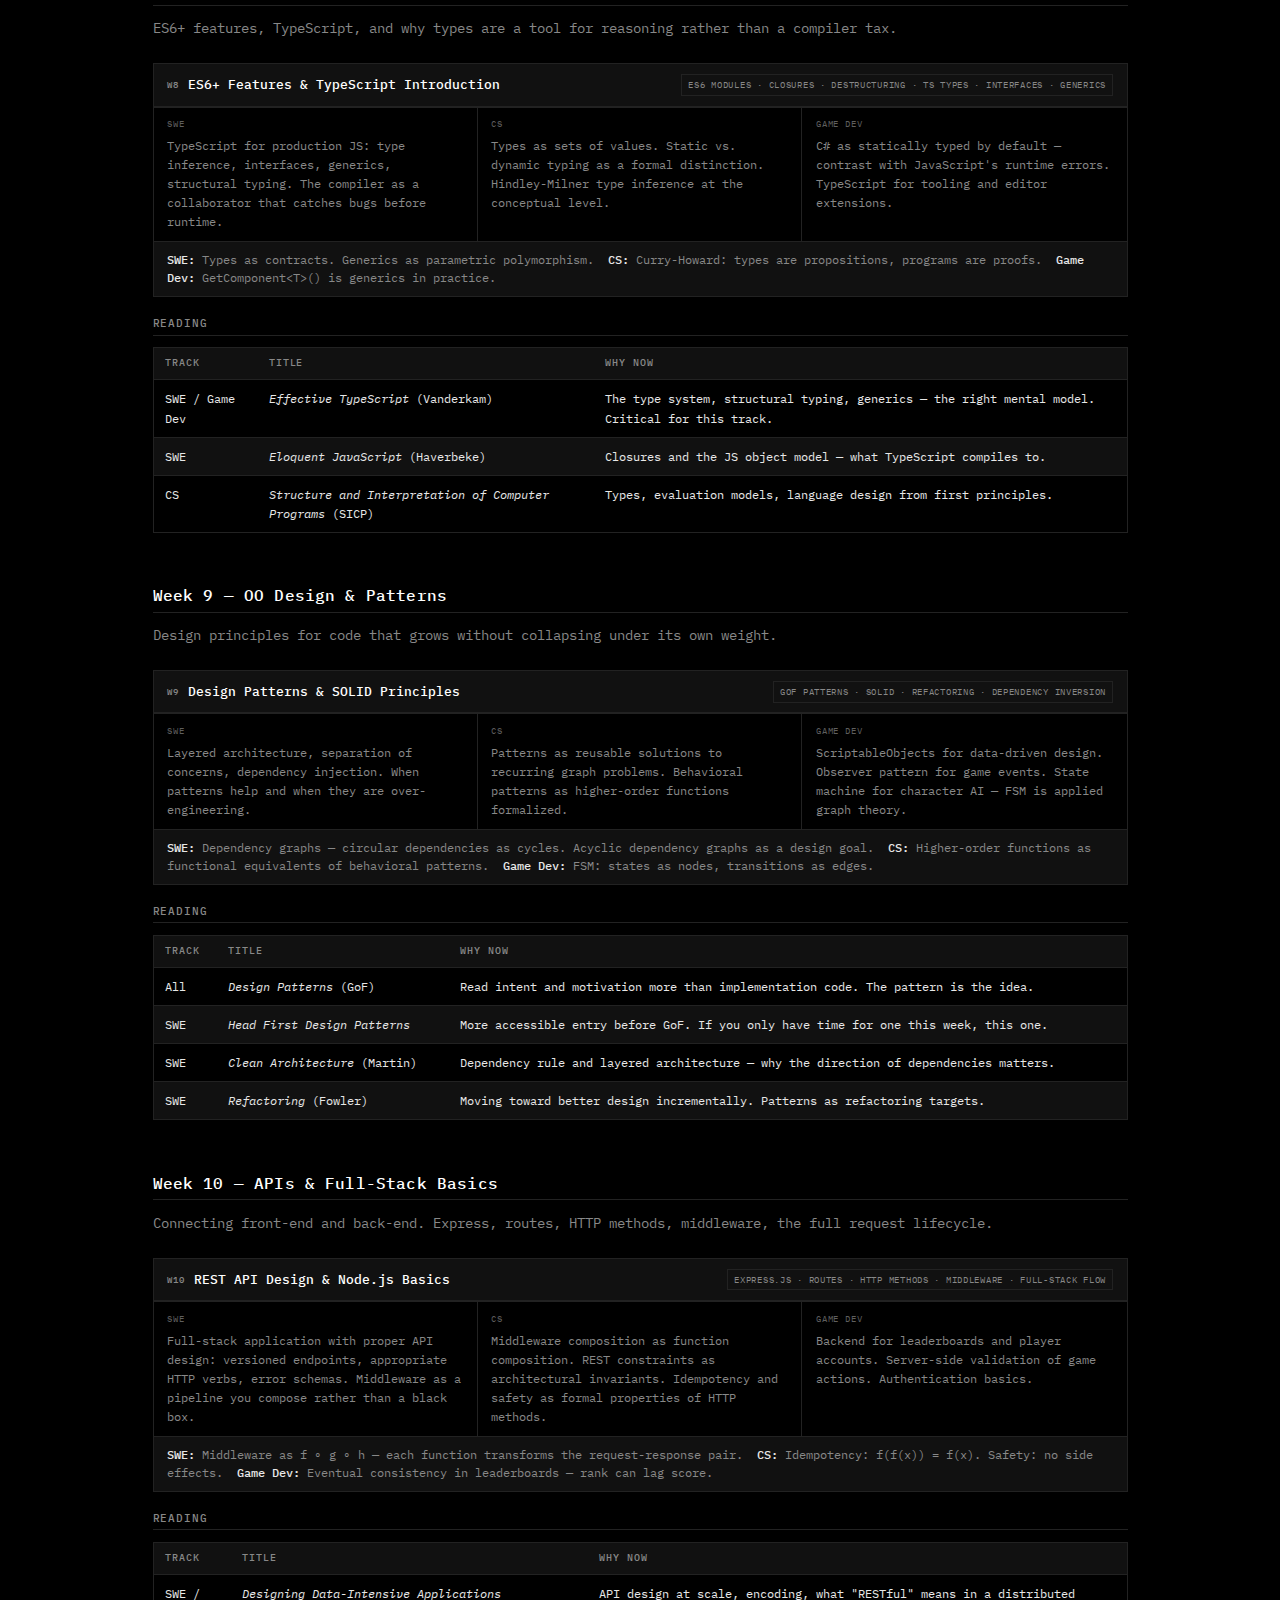
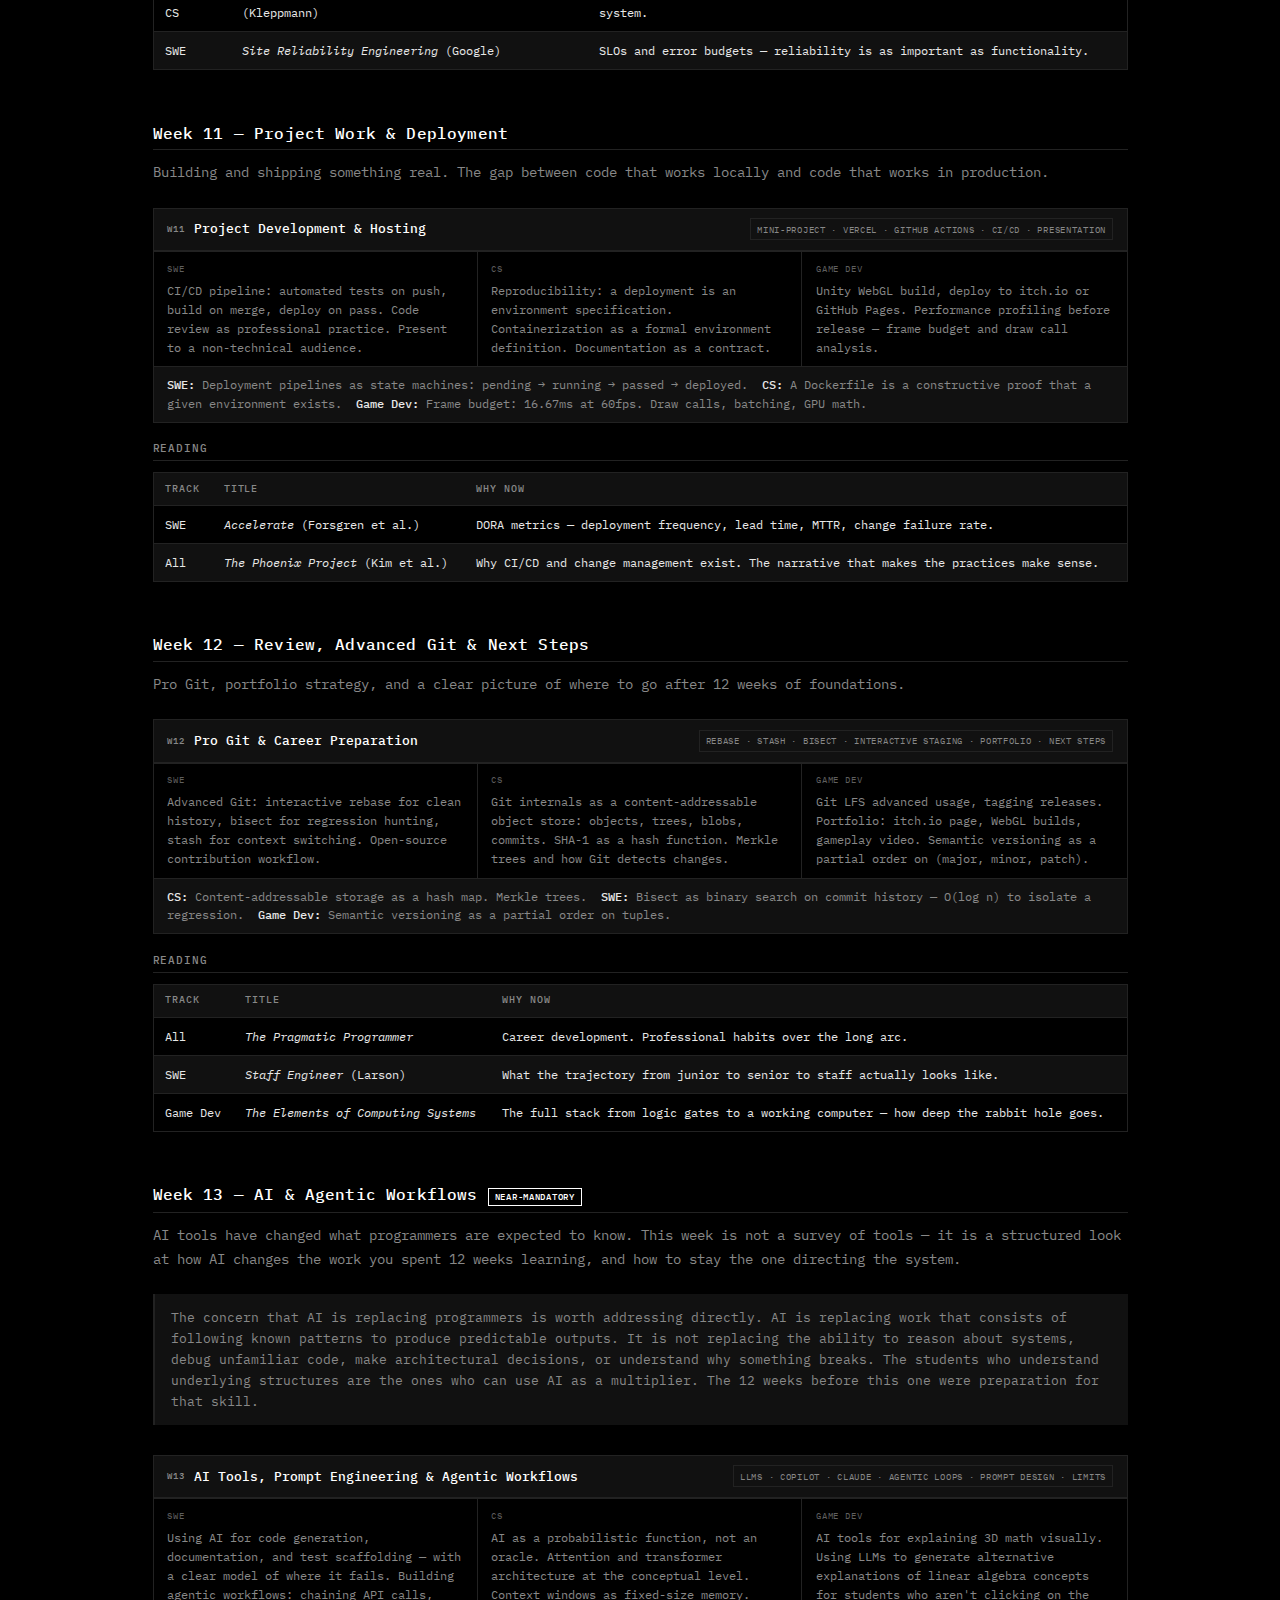
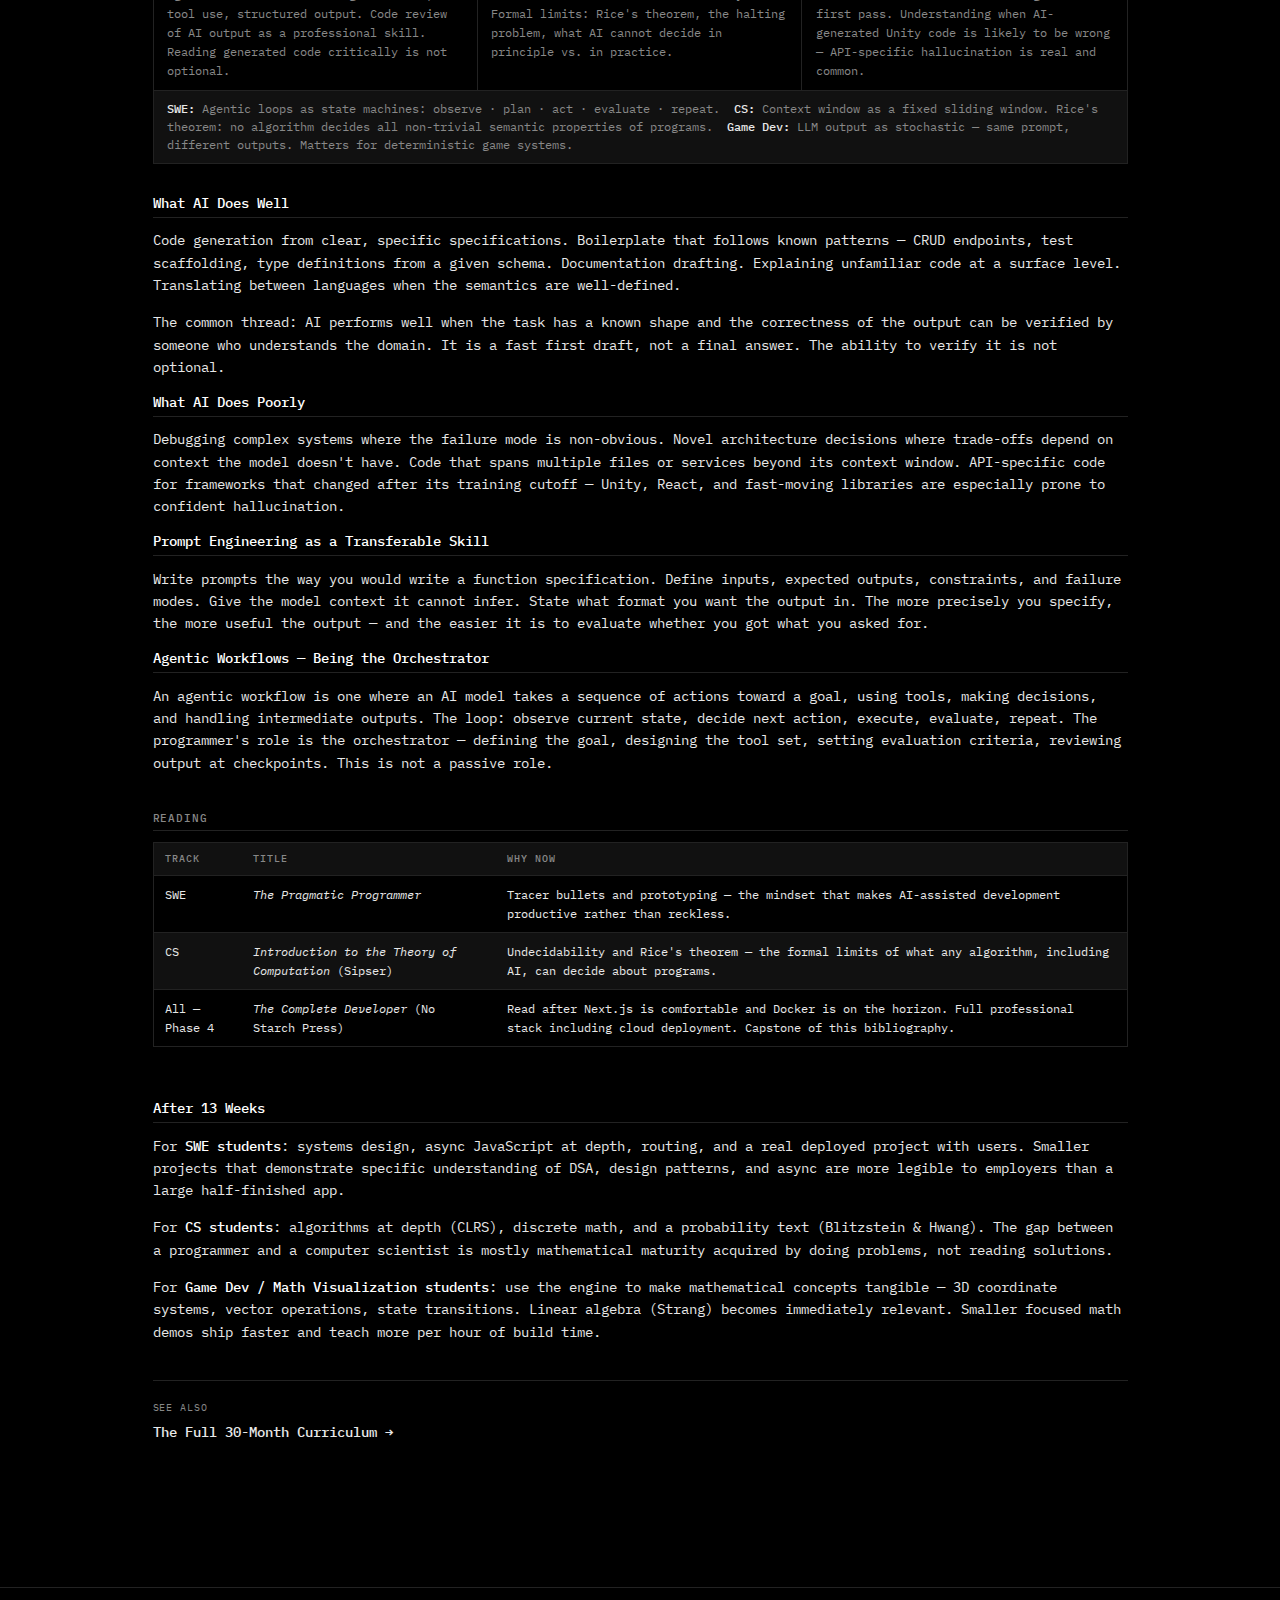
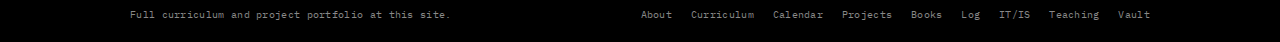
<file: syllabus.html>
<!DOCTYPE html>
<html lang="en">
<head>
<meta charset="UTF-8">
<meta name="viewport" content="width=device-width, initial-scale=1.0">
<title>13-Week Syllabus — ops → systems</title>
<link rel="preconnect" href="https://fonts.googleapis.com">
<link rel="preconnect" href="https://fonts.gstatic.com" crossorigin>
<link href="https://fonts.googleapis.com/css2?family=IBM+Plex+Mono:ital,wght@0,400;0,500;1,400&display=swap" rel="stylesheet">
<link rel="stylesheet" href="style.css">
</head>
<body>

<nav class="nav">
  <a href="index.html" class="nav-brand">ops → systems</a>
  <button class="nav-toggle" onclick="document.getElementById('drawer').classList.toggle('open')">menu</button>
  <div class="nav-links">
    <a href="index.html">About</a>
    <a href="curriculum.html">Curriculum</a>
    <a href="calendar.html">Calendar</a>
    <a href="projects.html">Projects</a>
    <a href="books.html">Books</a>
    <a href="log.html">Log</a>
    <a href="it-resources.html">IT/IS</a>
    <a href="syllabus.html" class="active">Teaching</a>
  </div>
</nav>
<div class="nav-drawer" id="drawer">
  <a href="index.html">About</a>
  <a href="curriculum.html">Curriculum</a>
  <a href="calendar.html">Calendar</a>
  <a href="projects.html">Projects</a>
  <a href="books.html">Books</a>
  <a href="log.html">Log</a>
  <a href="it-resources.html">IT/IS</a>
  <a href="syllabus.html" class="active">Teaching</a>
</div>

<main>
<div class="page">

  <p class="kicker">Tutoring curriculum</p>
  <h1 class="page-title">13-Week Programmer Syllabus</h1>
  <p class="lead">A practical 13-week program for aspiring software engineers, CS students, and game developers. Each week covers real skills, project work, and professional tools — differentiated by track. Week 13 on AI and agentic workflows is near-mandatory.</p>
  <div class="meta mb-2">
    <span>Updated 2026</span><span class="dot">·</span><span>SWE · CS · Game Dev</span>
  </div>

  <div class="callout">
    Three tracks run in parallel. <strong>SWE</strong> emphasizes production habits and shipping real code. <strong>CS</strong> emphasizes applied theory — the math that makes debugging better, not exam prep. <strong>Game Dev</strong> uses Unity as a vehicle for CS-heavy math — the goal is mathematical intuition, not game dev instruction.
  </div>

  <div class="essay-section mt-3">
    <h2>How This Program Works</h2>
    <p>The structure moves from foundations to deployment, closing with a week on AI that reframes everything before it. Each week has one shared topic block and three differentiated columns showing how that topic looks in your track.</p>
    <p>Math is not background material. Each week identifies the mathematical structures that underpin what you are building. The goal is the difference between a programmer who follows a tutorial and one who can debug an unfamiliar system without one.</p>
    <p>Recommended reading comes from the <a href="books.html">main bibliography</a>. Nothing is assigned — these are the books that answer "where do I go deeper" when a week opens a door worth walking through. Practical, hands-on books are prioritized. Theory texts appear where they earn their place.</p>
  </div>


  <!-- WEEK 1 -->
  <div class="section-block">
    <h2 class="section-h">Week 1 — Foundations &amp; Git</h2>
    <p class="lead">Environment setup, version control, and the professional workflow that everything else depends on.</p>
    <div class="course">
      <div class="course-hd">
        <span class="course-code">W1</span>
        <span class="course-title">Setup, Git &amp; IDE Basics</span>
        <span class="tag">Git clone · commit · push · branching · IDE · project structure</span>
      </div>
      <div class="track-grid">
        <div class="track-col"><div class="track-label">SWE</div>Collaborative Git workflow, branching strategies (Gitflow vs. trunk-based), pull request culture. Real project structure from day one — no single-file scripts.</div>
        <div class="track-col"><div class="track-label">CS</div>Version control as a formal system: commit graphs as DAGs, branching as tree operations. Reproducibility and documentation discipline from the start.</div>
        <div class="track-col"><div class="track-label">Game Dev</div>Unity project setup with Git LFS. Scene management, .gitignore for Unity, avoiding merge conflicts on .unity files. The file system as a tree you already navigate.</div>
      </div>
      <div class="math-strip"><strong>SWE:</strong> Sets and functions — inputs, outputs, side effects as state mappings. &nbsp;<strong>CS:</strong> Directed acyclic graphs — commit history is a DAG. Nodes, edges, reachability. &nbsp;<strong>Game Dev:</strong> File system and scene hierarchy as trees.</div>
    </div>
    <div class="book-section">
      <h3>Reading</h3>
      <div class="table-wrap"><table>
        <thead><tr><th>Track</th><th>Title</th><th>Why now</th></tr></thead>
        <tbody>
          <tr><td>All</td><td><em>The Pragmatic Programmer</em></td><td>Source control as a non-negotiable professional habit. Start here.</td></tr>
          <tr><td>SWE</td><td><em>Clean Code</em> (Martin)</td><td>Project structure and naming discipline from the first commit.</td></tr>
          <tr><td>CS</td><td><em>Mathematics for Computer Science</em> (Lehman et al.)</td><td>Graph definitions and DAG proofs — formal grounding for Git's structure.</td></tr>
        </tbody>
      </table></div>
    </div>
  </div>


  <!-- WEEK 2 -->
  <div class="section-block">
    <h2 class="section-h">Week 2 — Core Programming Concepts</h2>
    <p class="lead">Variables, functions, and control flow — with the mathematical structures that make these precise.</p>
    <div class="course">
      <div class="course-hd">
        <span class="course-code">W2</span>
        <span class="course-title">Variables, Functions &amp; Control Flow</span>
        <span class="tag">data types · loops · conditionals · functions · debugging</span>
      </div>
      <div class="track-grid">
        <div class="track-col"><div class="track-label">SWE</div>Modular, testable code from the start. Pure vs. impure functions and why the distinction matters for testing.</div>
        <div class="track-col"><div class="track-label">CS</div>Functions as mathematical objects. Domain, codomain, range. Boolean algebra as the foundation of conditionals. Loop invariants as informal proofs.</div>
        <div class="track-col"><div class="track-label">Game Dev</div>C# MonoBehaviour lifecycle (Start, Update, FixedUpdate). Conditionals for game state. Frame-rate arithmetic — why FixedUpdate exists and what dt means.</div>
      </div>
      <div class="math-strip"><strong>SWE:</strong> Functions as input-output contracts. Preconditions and postconditions. &nbsp;<strong>CS:</strong> Propositional logic. Truth tables. Loop invariants. &nbsp;<strong>Game Dev:</strong> Frame-rate math: 16.67ms per frame at 60fps. Variable dt vs. fixed timestep.</div>
    </div>
    <div class="book-section">
      <h3>Reading</h3>
      <div class="table-wrap"><table>
        <thead><tr><th>Track</th><th>Title</th><th>Why now</th></tr></thead>
        <tbody>
          <tr><td>SWE</td><td><em>Clean Code</em> (Martin)</td><td>Functions chapter: small, single-purpose, named for what they do.</td></tr>
          <tr><td>CS</td><td><em>Mathematics for Computer Science</em> (Lehman et al.)</td><td>Propositions, logical equivalences, proof by cases.</td></tr>
          <tr><td>Game Dev</td><td><em>Code: The Hidden Language</em> (Petzold)</td><td>Boolean arithmetic and logic gates — the hardware beneath the conditionals.</td></tr>
        </tbody>
      </table></div>
    </div>
  </div>


  <!-- WEEK 3 -->
  <div class="section-block">
    <h2 class="section-h">Week 3 — Data Structures &amp; OOP</h2>
    <p class="lead">Collections, objects, and the abstract structures beneath both.</p>
    <div class="course">
      <div class="course-hd">
        <span class="course-code">W3</span>
        <span class="course-title">OOP, Arrays, Lists, Dictionaries</span>
        <span class="tag">classes · objects · arrays · lists · hash maps</span>
      </div>
      <div class="track-grid">
        <div class="track-col"><div class="track-label">SWE</div>OOP for small applications. Unit tests for objects. Encapsulation as a tool that reduces surface area for bugs.</div>
        <div class="track-col"><div class="track-label">CS</div>Complexity: array O(1), list insertion O(n), hash map average O(1). Abstract data types vs. concrete implementations.</div>
        <div class="track-col"><div class="track-label">Game Dev</div>Unity components as OOP in practice. ScriptableObjects for data. Collections of game objects and why 500 enemies in a list behaves differently than a spatial structure.</div>
      </div>
      <div class="math-strip"><strong>SWE:</strong> Invariants — what properties does a class guarantee at all times? &nbsp;<strong>CS:</strong> Big-O. Recurrence relations. Hash functions as mathematical mappings. &nbsp;<strong>Game Dev:</strong> Quadtree intuition — spatial partitioning as a data structure problem.</div>
    </div>
    <div class="book-section">
      <h3>Reading</h3>
      <div class="table-wrap"><table>
        <thead><tr><th>Track</th><th>Title</th><th>Why now</th></tr></thead>
        <tbody>
          <tr><td>CS</td><td><em>Grokking Algorithms</em> (Bhargava)</td><td>Visual, pattern-oriented intro to Big-O and data structures before the formal texts.</td></tr>
          <tr><td>CS</td><td><em>Introduction to Algorithms</em> (CLRS)</td><td>Formal Big-O, arrays, hash tables. Reference alongside Grokking.</td></tr>
          <tr><td>SWE</td><td><em>Head First Design Patterns</em></td><td>Accessible OOP patterns before GoF. Read this first.</td></tr>
          <tr><td>Game Dev</td><td><em>The Elements of Computing Systems</em> (Nand to Tetris)</td><td>Why array indexing is O(1) — a hardware fact, not an assumption.</td></tr>
        </tbody>
      </table></div>
    </div>
  </div>


  <!-- WEEK 4 -->
  <div class="section-block">
    <h2 class="section-h">Week 4 — Git Advanced &amp; Collaboration</h2>
    <p class="lead">Feature branches, pull requests, conflict resolution, and team workflow that scales.</p>
    <div class="course">
      <div class="course-hd">
        <span class="course-code">W4</span>
        <span class="course-title">Branches, Pull Requests &amp; Conflict Resolution</span>
        <span class="tag">feature branches · PRs · merging · rebasing · Git workflows</span>
      </div>
      <div class="track-grid">
        <div class="track-col"><div class="track-label">SWE</div>Team project with proper code review. Branch naming conventions, PR templates, reviewer comments. CI as a quality gate on every PR.</div>
        <div class="track-col"><div class="track-label">CS</div>Merge as a graph operation: three-way merge as lowest common ancestor in the commit DAG. Reproducibility in collaborative work.</div>
        <div class="track-col"><div class="track-label">Game Dev</div>Git LFS for binary assets. Avoiding scene file conflicts through prefab-first design. Feature isolation via branching.</div>
      </div>
      <div class="math-strip"><strong>SWE/CS:</strong> Merge algorithms as graph problems — lowest common ancestor. Conflict as divergent state. &nbsp;<strong>Game Dev:</strong> Two branches as two versions of the same game state. Conflict is state overlap.</div>
    </div>
    <div class="book-section">
      <h3>Reading</h3>
      <div class="table-wrap"><table>
        <thead><tr><th>Track</th><th>Title</th><th>Why now</th></tr></thead>
        <tbody>
          <tr><td>All</td><td><em>The Pragmatic Programmer</em></td><td>Source control discipline and the "broken windows" argument for keeping main clean.</td></tr>
          <tr><td>SWE</td><td><em>Accelerate</em> (Forsgren et al.)</td><td>Data on trunk-based development vs. long-lived branches and delivery performance.</td></tr>
        </tbody>
      </table></div>
    </div>
  </div>


  <!-- WEEK 5 -->
  <div class="section-block">
    <h2 class="section-h">Week 5 — Error Handling &amp; Testing</h2>
    <p class="lead">Exceptions, assertions, unit tests, and the discipline of knowing whether your code is correct.</p>
    <div class="course">
      <div class="course-hd">
        <span class="course-code">W5</span>
        <span class="course-title">Error Handling &amp; Unit Testing</span>
        <span class="tag">exceptions · assertions · TDD · debugging tools</span>
      </div>
      <div class="track-grid">
        <div class="track-col"><div class="track-label">SWE</div>Test-driven development: red-green-refactor. Tests on every commit. Unit vs. integration vs. end-to-end — knowing which tool you're reaching for.</div>
        <div class="track-col"><div class="track-label">CS</div>Formal correctness: preconditions, postconditions, invariants. Assertions as executable specifications. The relationship between a test and a proof.</div>
        <div class="track-col"><div class="track-label">Game Dev</div>Unity Test Framework for scripts and scenes. Testing game logic in isolation from the engine. Debugging with breakpoints and the Unity profiler.</div>
      </div>
      <div class="math-strip"><strong>SWE:</strong> Test coverage as a set problem — your cases are a subset of the full input space. &nbsp;<strong>CS:</strong> Hoare triples {P} C {Q}. &nbsp;<strong>Game Dev:</strong> Edge cases as boundary conditions — health = 0, health = max.</div>
    </div>
    <div class="book-section">
      <h3>Reading</h3>
      <div class="table-wrap"><table>
        <thead><tr><th>Track</th><th>Title</th><th>Why now</th></tr></thead>
        <tbody>
          <tr><td>SWE</td><td><em>Clean Code</em> (Martin)</td><td>F.I.R.S.T. principles for unit tests.</td></tr>
          <tr><td>SWE</td><td><em>Refactoring</em> (Fowler)</td><td>Refactoring safely requires tests.</td></tr>
          <tr><td>CS</td><td><em>Programming Pearls</em> (Bentley)</td><td>Testing, correctness, and understanding a problem before writing a solution.</td></tr>
        </tbody>
      </table></div>
    </div>
  </div>


  <!-- WEEK 6 -->
  <div class="section-block">
    <h2 class="section-h">Week 6 — Web &amp; API Basics</h2>
    <p class="lead">HTTP, the DOM, and how clients and servers communicate. Async JavaScript from first principles.</p>
    <div class="course">
      <div class="course-hd">
        <span class="course-code">W6</span>
        <span class="course-title">HTML, CSS, JS &amp; Fetch APIs</span>
        <span class="tag">DOM · event handling · HTTP · REST · fetch · async/await</span>
      </div>
      <div class="track-grid">
        <div class="track-col"><div class="track-label">SWE</div>Client-server workflow end to end. Modular JavaScript, REST API integration, JSON as data interchange. async/await — Promises, then async functions, then error handling.</div>
        <div class="track-col"><div class="track-label">CS</div>Networking fundamentals: request-response model, HTTP as a stateless protocol, TCP/IP at the conceptual level. Latency as a distribution, not a fixed number.</div>
        <div class="track-col"><div class="track-label">Game Dev</div>Fetching external data for game UI. JSON deserialization. Network latency in the context of frame timing.</div>
      </div>
      <div class="math-strip"><strong>SWE:</strong> State machines for UI — each user action as a state transition. &nbsp;<strong>CS:</strong> Protocols as formal grammars. HTTP as a request-response automaton. &nbsp;<strong>Game Dev:</strong> Why a 200ms round-trip feels different at 30fps vs. 60fps.</div>
    </div>
    <div class="book-section">
      <h3>Reading</h3>
      <div class="table-wrap"><table>
        <thead><tr><th>Track</th><th>Title</th><th>Why now</th></tr></thead>
        <tbody>
          <tr><td>All</td><td><em>Eloquent JavaScript</em> (Haverbeke)</td><td>Async chapter: callbacks, Promises, async/await from first principles. Required reading this week.</td></tr>
          <tr><td>SWE</td><td><em>Designing Data-Intensive Applications</em> (Kleppmann)</td><td>Encoding formats, API evolution, and distributed systems context.</td></tr>
          <tr><td>CS</td><td><em>Computer Networks</em> (Tanenbaum)</td><td>HTTP and TCP/IP at the protocol level — what fetch() is actually doing.</td></tr>
        </tbody>
      </table></div>
    </div>
  </div>


  <!-- WEEK 7 -->
  <div class="section-block">
    <h2 class="section-h">Week 7 — Databases</h2>
    <p class="lead">Persistence, relational models, querying, and when SQL is the right tool.</p>
    <div class="course">
      <div class="course-hd">
        <span class="course-code">W7</span>
        <span class="course-title">SQL &amp; NoSQL Basics</span>
        <span class="tag">relational DBs · PostgreSQL · schema design · CRUD · normalization</span>
      </div>
      <div class="track-grid">
        <div class="track-col"><div class="track-label">SWE</div>Schema design, normalization to 3NF, writing real queries, connecting to backend services. ORMs after SQL fluency — not before.</div>
        <div class="track-col"><div class="track-label">CS</div>Relational algebra: SELECT as projection, WHERE as selection, JOIN as product. Normal forms as mathematical constraints. Set theory applied.</div>
        <div class="track-col"><div class="track-label">Game Dev</div>Persisting player progress and inventory. SQLite for local saves. How a game's entity-component model maps to relational or document structures.</div>
      </div>
      <div class="math-strip"><strong>SWE:</strong> ACID as mathematical guarantees — atomicity, consistency, isolation, durability. &nbsp;<strong>CS:</strong> Relational algebra: sets, tuples, projection, selection, Cartesian product. &nbsp;<strong>Game Dev:</strong> Entity-component data as a schema problem.</div>
    </div>
    <div class="book-section">
      <h3>Reading</h3>
      <div class="table-wrap"><table>
        <thead><tr><th>Track</th><th>Title</th><th>Why now</th></tr></thead>
        <tbody>
          <tr><td>SWE</td><td><em>Head First SQL</em></td><td>Hands-on SQL from zero. Start here before Practical SQL.</td></tr>
          <tr><td>SWE</td><td><em>Practical SQL</em> (DeBarros)</td><td>Applied SQL for real systems — queries, aggregations, production data.</td></tr>
          <tr><td>SWE</td><td><em>Designing Data-Intensive Applications</em> (Kleppmann)</td><td>When to use which storage model and why.</td></tr>
          <tr><td>CS</td><td><em>Database System Concepts</em> (Silberschatz)</td><td>Relational algebra, SQL, normalization — the authoritative reference.</td></tr>
        </tbody>
      </table></div>
    </div>
  </div>


  <!-- WEEK 8 -->
  <div class="section-block">
    <h2 class="section-h">Week 8 — Advanced JS &amp; Type Safety</h2>
    <p class="lead">ES6+ features, TypeScript, and why types are a tool for reasoning rather than a compiler tax.</p>
    <div class="course">
      <div class="course-hd">
        <span class="course-code">W8</span>
        <span class="course-title">ES6+ Features &amp; TypeScript Introduction</span>
        <span class="tag">ES6 modules · closures · destructuring · TS types · interfaces · generics</span>
      </div>
      <div class="track-grid">
        <div class="track-col"><div class="track-label">SWE</div>TypeScript for production JS: type inference, interfaces, generics, structural typing. The compiler as a collaborator that catches bugs before runtime.</div>
        <div class="track-col"><div class="track-label">CS</div>Types as sets of values. Static vs. dynamic typing as a formal distinction. Hindley-Milner type inference at the conceptual level.</div>
        <div class="track-col"><div class="track-label">Game Dev</div>C# as statically typed by default — contrast with JavaScript's runtime errors. TypeScript for tooling and editor extensions.</div>
      </div>
      <div class="math-strip"><strong>SWE:</strong> Types as contracts. Generics as parametric polymorphism. &nbsp;<strong>CS:</strong> Curry-Howard: types are propositions, programs are proofs. &nbsp;<strong>Game Dev:</strong> GetComponent&lt;T&gt;() is generics in practice.</div>
    </div>
    <div class="book-section">
      <h3>Reading</h3>
      <div class="table-wrap"><table>
        <thead><tr><th>Track</th><th>Title</th><th>Why now</th></tr></thead>
        <tbody>
          <tr><td>SWE / Game Dev</td><td><em>Effective TypeScript</em> (Vanderkam)</td><td>The type system, structural typing, generics — the right mental model. Critical for this track.</td></tr>
          <tr><td>SWE</td><td><em>Eloquent JavaScript</em> (Haverbeke)</td><td>Closures and the JS object model — what TypeScript compiles to.</td></tr>
          <tr><td>CS</td><td><em>Structure and Interpretation of Computer Programs</em> (SICP)</td><td>Types, evaluation models, language design from first principles.</td></tr>
        </tbody>
      </table></div>
    </div>
  </div>


  <!-- WEEK 9 -->
  <div class="section-block">
    <h2 class="section-h">Week 9 — OO Design &amp; Patterns</h2>
    <p class="lead">Design principles for code that grows without collapsing under its own weight.</p>
    <div class="course">
      <div class="course-hd">
        <span class="course-code">W9</span>
        <span class="course-title">Design Patterns &amp; SOLID Principles</span>
        <span class="tag">GoF patterns · SOLID · refactoring · dependency inversion</span>
      </div>
      <div class="track-grid">
        <div class="track-col"><div class="track-label">SWE</div>Layered architecture, separation of concerns, dependency injection. When patterns help and when they are over-engineering.</div>
        <div class="track-col"><div class="track-label">CS</div>Patterns as reusable solutions to recurring graph problems. Behavioral patterns as higher-order functions formalized.</div>
        <div class="track-col"><div class="track-label">Game Dev</div>ScriptableObjects for data-driven design. Observer pattern for game events. State machine for character AI — FSM is applied graph theory.</div>
      </div>
      <div class="math-strip"><strong>SWE:</strong> Dependency graphs — circular dependencies as cycles. Acyclic dependency graphs as a design goal. &nbsp;<strong>CS:</strong> Higher-order functions as functional equivalents of behavioral patterns. &nbsp;<strong>Game Dev:</strong> FSM: states as nodes, transitions as edges.</div>
    </div>
    <div class="book-section">
      <h3>Reading</h3>
      <div class="table-wrap"><table>
        <thead><tr><th>Track</th><th>Title</th><th>Why now</th></tr></thead>
        <tbody>
          <tr><td>All</td><td><em>Design Patterns</em> (GoF)</td><td>Read intent and motivation more than implementation code. The pattern is the idea.</td></tr>
          <tr><td>SWE</td><td><em>Head First Design Patterns</em></td><td>More accessible entry before GoF. If you only have time for one this week, this one.</td></tr>
          <tr><td>SWE</td><td><em>Clean Architecture</em> (Martin)</td><td>Dependency rule and layered architecture — why the direction of dependencies matters.</td></tr>
          <tr><td>SWE</td><td><em>Refactoring</em> (Fowler)</td><td>Moving toward better design incrementally. Patterns as refactoring targets.</td></tr>
        </tbody>
      </table></div>
    </div>
  </div>


  <!-- WEEK 10 -->
  <div class="section-block">
    <h2 class="section-h">Week 10 — APIs &amp; Full-Stack Basics</h2>
    <p class="lead">Connecting front-end and back-end. Express, routes, HTTP methods, middleware, the full request lifecycle.</p>
    <div class="course">
      <div class="course-hd">
        <span class="course-code">W10</span>
        <span class="course-title">REST API Design &amp; Node.js Basics</span>
        <span class="tag">Express.js · routes · HTTP methods · middleware · full-stack flow</span>
      </div>
      <div class="track-grid">
        <div class="track-col"><div class="track-label">SWE</div>Full-stack application with proper API design: versioned endpoints, appropriate HTTP verbs, error schemas. Middleware as a pipeline you compose rather than a black box.</div>
        <div class="track-col"><div class="track-label">CS</div>Middleware composition as function composition. REST constraints as architectural invariants. Idempotency and safety as formal properties of HTTP methods.</div>
        <div class="track-col"><div class="track-label">Game Dev</div>Backend for leaderboards and player accounts. Server-side validation of game actions. Authentication basics.</div>
      </div>
      <div class="math-strip"><strong>SWE:</strong> Middleware as f ∘ g ∘ h — each function transforms the request-response pair. &nbsp;<strong>CS:</strong> Idempotency: f(f(x)) = f(x). Safety: no side effects. &nbsp;<strong>Game Dev:</strong> Eventual consistency in leaderboards — rank can lag score.</div>
    </div>
    <div class="book-section">
      <h3>Reading</h3>
      <div class="table-wrap"><table>
        <thead><tr><th>Track</th><th>Title</th><th>Why now</th></tr></thead>
        <tbody>
          <tr><td>SWE / CS</td><td><em>Designing Data-Intensive Applications</em> (Kleppmann)</td><td>API design at scale, encoding, what "RESTful" means in a distributed system.</td></tr>
          <tr><td>SWE</td><td><em>Site Reliability Engineering</em> (Google)</td><td>SLOs and error budgets — reliability is as important as functionality.</td></tr>
        </tbody>
      </table></div>
    </div>
  </div>


  <!-- WEEK 11 -->
  <div class="section-block">
    <h2 class="section-h">Week 11 — Project Work &amp; Deployment</h2>
    <p class="lead">Building and shipping something real. The gap between code that works locally and code that works in production.</p>
    <div class="course">
      <div class="course-hd">
        <span class="course-code">W11</span>
        <span class="course-title">Project Development &amp; Hosting</span>
        <span class="tag">mini-project · Vercel · GitHub Actions · CI/CD · presentation</span>
      </div>
      <div class="track-grid">
        <div class="track-col"><div class="track-label">SWE</div>CI/CD pipeline: automated tests on push, build on merge, deploy on pass. Code review as professional practice. Present to a non-technical audience.</div>
        <div class="track-col"><div class="track-label">CS</div>Reproducibility: a deployment is an environment specification. Containerization as a formal environment definition. Documentation as a contract.</div>
        <div class="track-col"><div class="track-label">Game Dev</div>Unity WebGL build, deploy to itch.io or GitHub Pages. Performance profiling before release — frame budget and draw call analysis.</div>
      </div>
      <div class="math-strip"><strong>SWE:</strong> Deployment pipelines as state machines: pending → running → passed → deployed. &nbsp;<strong>CS:</strong> A Dockerfile is a constructive proof that a given environment exists. &nbsp;<strong>Game Dev:</strong> Frame budget: 16.67ms at 60fps. Draw calls, batching, GPU math.</div>
    </div>
    <div class="book-section">
      <h3>Reading</h3>
      <div class="table-wrap"><table>
        <thead><tr><th>Track</th><th>Title</th><th>Why now</th></tr></thead>
        <tbody>
          <tr><td>SWE</td><td><em>Accelerate</em> (Forsgren et al.)</td><td>DORA metrics — deployment frequency, lead time, MTTR, change failure rate.</td></tr>
          <tr><td>All</td><td><em>The Phoenix Project</em> (Kim et al.)</td><td>Why CI/CD and change management exist. The narrative that makes the practices make sense.</td></tr>
        </tbody>
      </table></div>
    </div>
  </div>


  <!-- WEEK 12 -->
  <div class="section-block">
    <h2 class="section-h">Week 12 — Review, Advanced Git &amp; Next Steps</h2>
    <p class="lead">Pro Git, portfolio strategy, and a clear picture of where to go after 12 weeks of foundations.</p>
    <div class="course">
      <div class="course-hd">
        <span class="course-code">W12</span>
        <span class="course-title">Pro Git &amp; Career Preparation</span>
        <span class="tag">rebase · stash · bisect · interactive staging · portfolio · next steps</span>
      </div>
      <div class="track-grid">
        <div class="track-col"><div class="track-label">SWE</div>Advanced Git: interactive rebase for clean history, bisect for regression hunting, stash for context switching. Open-source contribution workflow.</div>
        <div class="track-col"><div class="track-label">CS</div>Git internals as a content-addressable object store: objects, trees, blobs, commits. SHA-1 as a hash function. Merkle trees and how Git detects changes.</div>
        <div class="track-col"><div class="track-label">Game Dev</div>Git LFS advanced usage, tagging releases. Portfolio: itch.io page, WebGL builds, gameplay video. Semantic versioning as a partial order on (major, minor, patch).</div>
      </div>
      <div class="math-strip"><strong>CS:</strong> Content-addressable storage as a hash map. Merkle trees. &nbsp;<strong>SWE:</strong> Bisect as binary search on commit history — O(log n) to isolate a regression. &nbsp;<strong>Game Dev:</strong> Semantic versioning as a partial order on tuples.</div>
    </div>
    <div class="book-section">
      <h3>Reading</h3>
      <div class="table-wrap"><table>
        <thead><tr><th>Track</th><th>Title</th><th>Why now</th></tr></thead>
        <tbody>
          <tr><td>All</td><td><em>The Pragmatic Programmer</em></td><td>Career development. Professional habits over the long arc.</td></tr>
          <tr><td>SWE</td><td><em>Staff Engineer</em> (Larson)</td><td>What the trajectory from junior to senior to staff actually looks like.</td></tr>
          <tr><td>Game Dev</td><td><em>The Elements of Computing Systems</em></td><td>The full stack from logic gates to a working computer — how deep the rabbit hole goes.</td></tr>
        </tbody>
      </table></div>
    </div>
  </div>


  <!-- WEEK 13 — AI -->
  <div class="section-block">
    <h2 class="section-h">Week 13 — AI &amp; Agentic Workflows <span class="tag tag-main">near-mandatory</span></h2>
    <p class="lead">AI tools have changed what programmers are expected to know. This week is not a survey of tools — it is a structured look at how AI changes the work you spent 12 weeks learning, and how to stay the one directing the system.</p>

    <div class="callout">
      The concern that AI is replacing programmers is worth addressing directly. AI is replacing work that consists of following known patterns to produce predictable outputs. It is not replacing the ability to reason about systems, debug unfamiliar code, make architectural decisions, or understand why something breaks. The students who understand underlying structures are the ones who can use AI as a multiplier. The 12 weeks before this one were preparation for that skill.
    </div>

    <div class="course">
      <div class="course-hd">
        <span class="course-code">W13</span>
        <span class="course-title">AI Tools, Prompt Engineering &amp; Agentic Workflows</span>
        <span class="tag">LLMs · Copilot · Claude · agentic loops · prompt design · limits</span>
      </div>
      <div class="track-grid">
        <div class="track-col">
          <div class="track-label">SWE</div>
          Using AI for code generation, documentation, and test scaffolding — with a clear model of where it fails. Building agentic workflows: chaining API calls, tool use, structured output. Code review of AI output as a professional skill. Reading generated code critically is not optional.
        </div>
        <div class="track-col">
          <div class="track-label">CS</div>
          AI as a probabilistic function, not an oracle. Attention and transformer architecture at the conceptual level. Context windows as fixed-size memory. Formal limits: Rice's theorem, the halting problem, what AI cannot decide in principle vs. in practice.
        </div>
        <div class="track-col">
          <div class="track-label">Game Dev</div>
          AI tools for explaining 3D math visually. Using LLMs to generate alternative explanations of linear algebra concepts for students who aren't clicking on the first pass. Understanding when AI-generated Unity code is likely to be wrong — API-specific hallucination is real and common.
        </div>
      </div>
      <div class="math-strip">
        <strong>SWE:</strong> Agentic loops as state machines: observe · plan · act · evaluate · repeat. &nbsp;<strong>CS:</strong> Context window as a fixed sliding window. Rice's theorem: no algorithm decides all non-trivial semantic properties of programs. &nbsp;<strong>Game Dev:</strong> LLM output as stochastic — same prompt, different outputs. Matters for deterministic game systems.
      </div>
    </div>

    <div class="essay-section mt-2">
      <h2>What AI Does Well</h2>
      <p>Code generation from clear, specific specifications. Boilerplate that follows known patterns — CRUD endpoints, test scaffolding, type definitions from a given schema. Documentation drafting. Explaining unfamiliar code at a surface level. Translating between languages when the semantics are well-defined.</p>
      <p>The common thread: AI performs well when the task has a known shape and the correctness of the output can be verified by someone who understands the domain. It is a fast first draft, not a final answer. The ability to verify it is not optional.</p>

      <h2>What AI Does Poorly</h2>
      <p>Debugging complex systems where the failure mode is non-obvious. Novel architecture decisions where trade-offs depend on context the model doesn't have. Code that spans multiple files or services beyond its context window. API-specific code for frameworks that changed after its training cutoff — Unity, React, and fast-moving libraries are especially prone to confident hallucination.</p>

      <h2>Prompt Engineering as a Transferable Skill</h2>
      <p>Write prompts the way you would write a function specification. Define inputs, expected outputs, constraints, and failure modes. Give the model context it cannot infer. State what format you want the output in. The more precisely you specify, the more useful the output — and the easier it is to evaluate whether you got what you asked for.</p>

      <h2>Agentic Workflows — Being the Orchestrator</h2>
      <p>An agentic workflow is one where an AI model takes a sequence of actions toward a goal, using tools, making decisions, and handling intermediate outputs. The loop: observe current state, decide next action, execute, evaluate, repeat. The programmer's role is the orchestrator — defining the goal, designing the tool set, setting evaluation criteria, reviewing output at checkpoints. This is not a passive role.</p>
    </div>

    <div class="book-section">
      <h3>Reading</h3>
      <div class="table-wrap"><table>
        <thead><tr><th>Track</th><th>Title</th><th>Why now</th></tr></thead>
        <tbody>
          <tr><td>SWE</td><td><em>The Pragmatic Programmer</em></td><td>Tracer bullets and prototyping — the mindset that makes AI-assisted development productive rather than reckless.</td></tr>
          <tr><td>CS</td><td><em>Introduction to the Theory of Computation</em> (Sipser)</td><td>Undecidability and Rice's theorem — the formal limits of what any algorithm, including AI, can decide about programs.</td></tr>
          <tr><td>All — Phase 4</td><td><em>The Complete Developer</em> (No Starch Press)</td><td>Read after Next.js is comfortable and Docker is on the horizon. Full professional stack including cloud deployment. Capstone of this bibliography.</td></tr>
        </tbody>
      </table></div>
    </div>
  </div>


  <!-- AFTER 13 WEEKS -->
  <div class="section-block">
    <div class="essay-section">
      <h2>After 13 Weeks</h2>
      <p>For <strong>SWE students</strong>: systems design, async JavaScript at depth, routing, and a real deployed project with users. Smaller projects that demonstrate specific understanding of DSA, design patterns, and async are more legible to employers than a large half-finished app.</p>
      <p>For <strong>CS students</strong>: algorithms at depth (CLRS), discrete math, and a probability text (Blitzstein &amp; Hwang). The gap between a programmer and a computer scientist is mostly mathematical maturity acquired by doing problems, not reading solutions.</p>
      <p>For <strong>Game Dev / Math Visualization students</strong>: use the engine to make mathematical concepts tangible — 3D coordinate systems, vector operations, state transitions. Linear algebra (Strang) becomes immediately relevant. Smaller focused math demos ship faster and teach more per hour of build time.</p>
    </div>
    <a href="curriculum.html" class="forward">
      <span class="forward-label">See also</span>
      <span class="forward-title">The Full 30-Month Curriculum →</span>
    </a>
  </div>

</div>
</main>

<footer class="footer">
  <div class="footer-inner">
    <span class="footer-brand">Full curriculum and project portfolio at this site.</span>
    <nav class="footer-nav">
      <a href="index.html">About</a>
      <a href="curriculum.html">Curriculum</a>
      <a href="calendar.html">Calendar</a>
      <a href="projects.html">Projects</a>
      <a href="books.html">Books</a>
      <a href="log.html">Log</a>
      <a href="it-resources.html">IT/IS</a>
      <a href="syllabus.html">Teaching</a>
      <a href="the-vault.html">Vault</a>
    </nav>
  </div>
</footer>

</body>
</html>
</file>
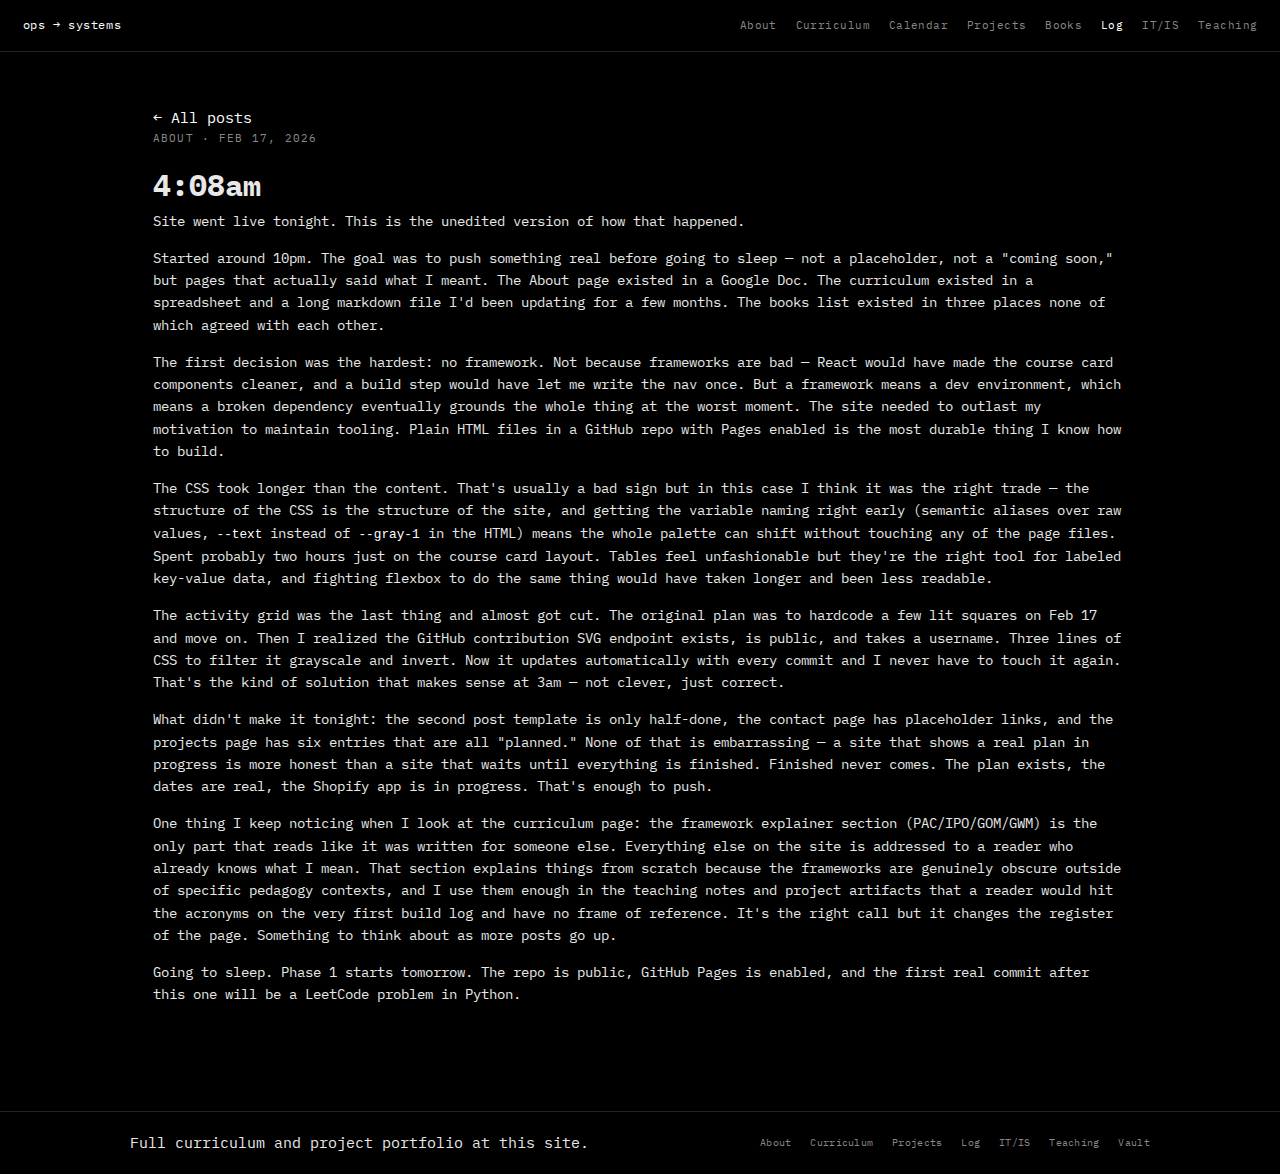
<file: posts/2026-02-4am.html>
<!DOCTYPE html>
<html lang="en">
<head>
<meta charset="UTF-8">
<meta name="viewport" content="width=device-width, initial-scale=1.0">
<title>4:08am — From Operations to Systems</title>
<link rel="preconnect" href="https://fonts.googleapis.com">
<link rel="preconnect" href="https://fonts.gstatic.com" crossorigin>
<link href="https://fonts.googleapis.com/css2?family=IBM+Plex+Mono:ital,wght@0,400;0,500;1,400&display=swap" rel="stylesheet">
<link rel="stylesheet" href="../style.css">
</head>
<body>
<nav class="nav">
  <a href="../index.html" class="nav-brand">ops → systems</a>
  <div class="nav-links">
    <a href="../index.html">About</a>
    <a href="../curriculum.html">Curriculum</a>
    <a href="../calendar.html">Calendar</a>
    <a href="../projects.html">Projects</a>
    <a href="../books.html">Books</a>
    <a href="../log.html" class="active">Log</a>
    <a href="../it-resources.html">IT/IS</a>
    <a href="../syllabus.html">Teaching</a>
  </div>
</nav>
<main class="page">
  <div>
    <a href="../log.html">← All posts</a>
  </div>
  <p class="kicker">About · Feb 17, 2026</p>
  <h1>4:08am</h1>

  <div class="essay">

    <p>Site went live tonight. This is the unedited version of how that happened.</p>

    <p>Started around 10pm. The goal was to push something real before going to sleep — not a placeholder, not a "coming soon," but pages that actually said what I meant. The About page existed in a Google Doc. The curriculum existed in a spreadsheet and a long markdown file I'd been updating for a few months. The books list existed in three places none of which agreed with each other.</p>

    <p>The first decision was the hardest: no framework. Not because frameworks are bad — React would have made the course card components cleaner, and a build step would have let me write the nav once. But a framework means a dev environment, which means a broken dependency eventually grounds the whole thing at the worst moment. The site needed to outlast my motivation to maintain tooling. Plain HTML files in a GitHub repo with Pages enabled is the most durable thing I know how to build.</p>

    <p>The CSS took longer than the content. That's usually a bad sign but in this case I think it was the right trade — the structure of the CSS is the structure of the site, and getting the variable naming right early (semantic aliases over raw values, <code style="font-size:0.85rem;color:var(--hi);">--text</code> instead of <code style="font-size:0.85rem;color:var(--hi);">--gray-1</code> in the HTML) means the whole palette can shift without touching any of the page files. Spent probably two hours just on the course card layout. Tables feel unfashionable but they're the right tool for labeled key-value data, and fighting flexbox to do the same thing would have taken longer and been less readable.</p>

    <p>The activity grid was the last thing and almost got cut. The original plan was to hardcode a few lit squares on Feb 17 and move on. Then I realized the GitHub contribution SVG endpoint exists, is public, and takes a username. Three lines of CSS to filter it grayscale and invert. Now it updates automatically with every commit and I never have to touch it again. That's the kind of solution that makes sense at 3am — not clever, just correct.</p>

    <p>What didn't make it tonight: the second post template is only half-done, the contact page has placeholder links, and the projects page has six entries that are all "planned." None of that is embarrassing — a site that shows a real plan in progress is more honest than a site that waits until everything is finished. Finished never comes. The plan exists, the dates are real, the Shopify app is in progress. That's enough to push.</p>

    <p>One thing I keep noticing when I look at the curriculum page: the framework explainer section (PAC/IPO/GOM/GWM) is the only part that reads like it was written for someone else. Everything else on the site is addressed to a reader who already knows what I mean. That section explains things from scratch because the frameworks are genuinely obscure outside of specific pedagogy contexts, and I use them enough in the teaching notes and project artifacts that a reader would hit the acronyms on the very first build log and have no frame of reference. It's the right call but it changes the register of the page. Something to think about as more posts go up.</p>

    <p>Going to sleep. Phase 1 starts tomorrow. The repo is public, GitHub Pages is enabled, and the first real commit after this one will be a LeetCode problem in Python.</p>

  </div>
</main>
<footer class="footer">
  <div class="footer-inner">
    <span>Full curriculum and project portfolio at this site.</span>
    <nav class="footer-nav">
      <a href="../index.html">About</a>
      <a href="../curriculum.html">Curriculum</a>
      <a href="../projects.html">Projects</a>
      <a href="../log.html">Log</a>
      <a href="../it-resources.html">IT/IS</a>
      <a href="../syllabus.html">Teaching</a>
      <a href="../the-vault.html">Vault</a>
    </nav>
  </div>
</footer>
</body>
</html>
</file>
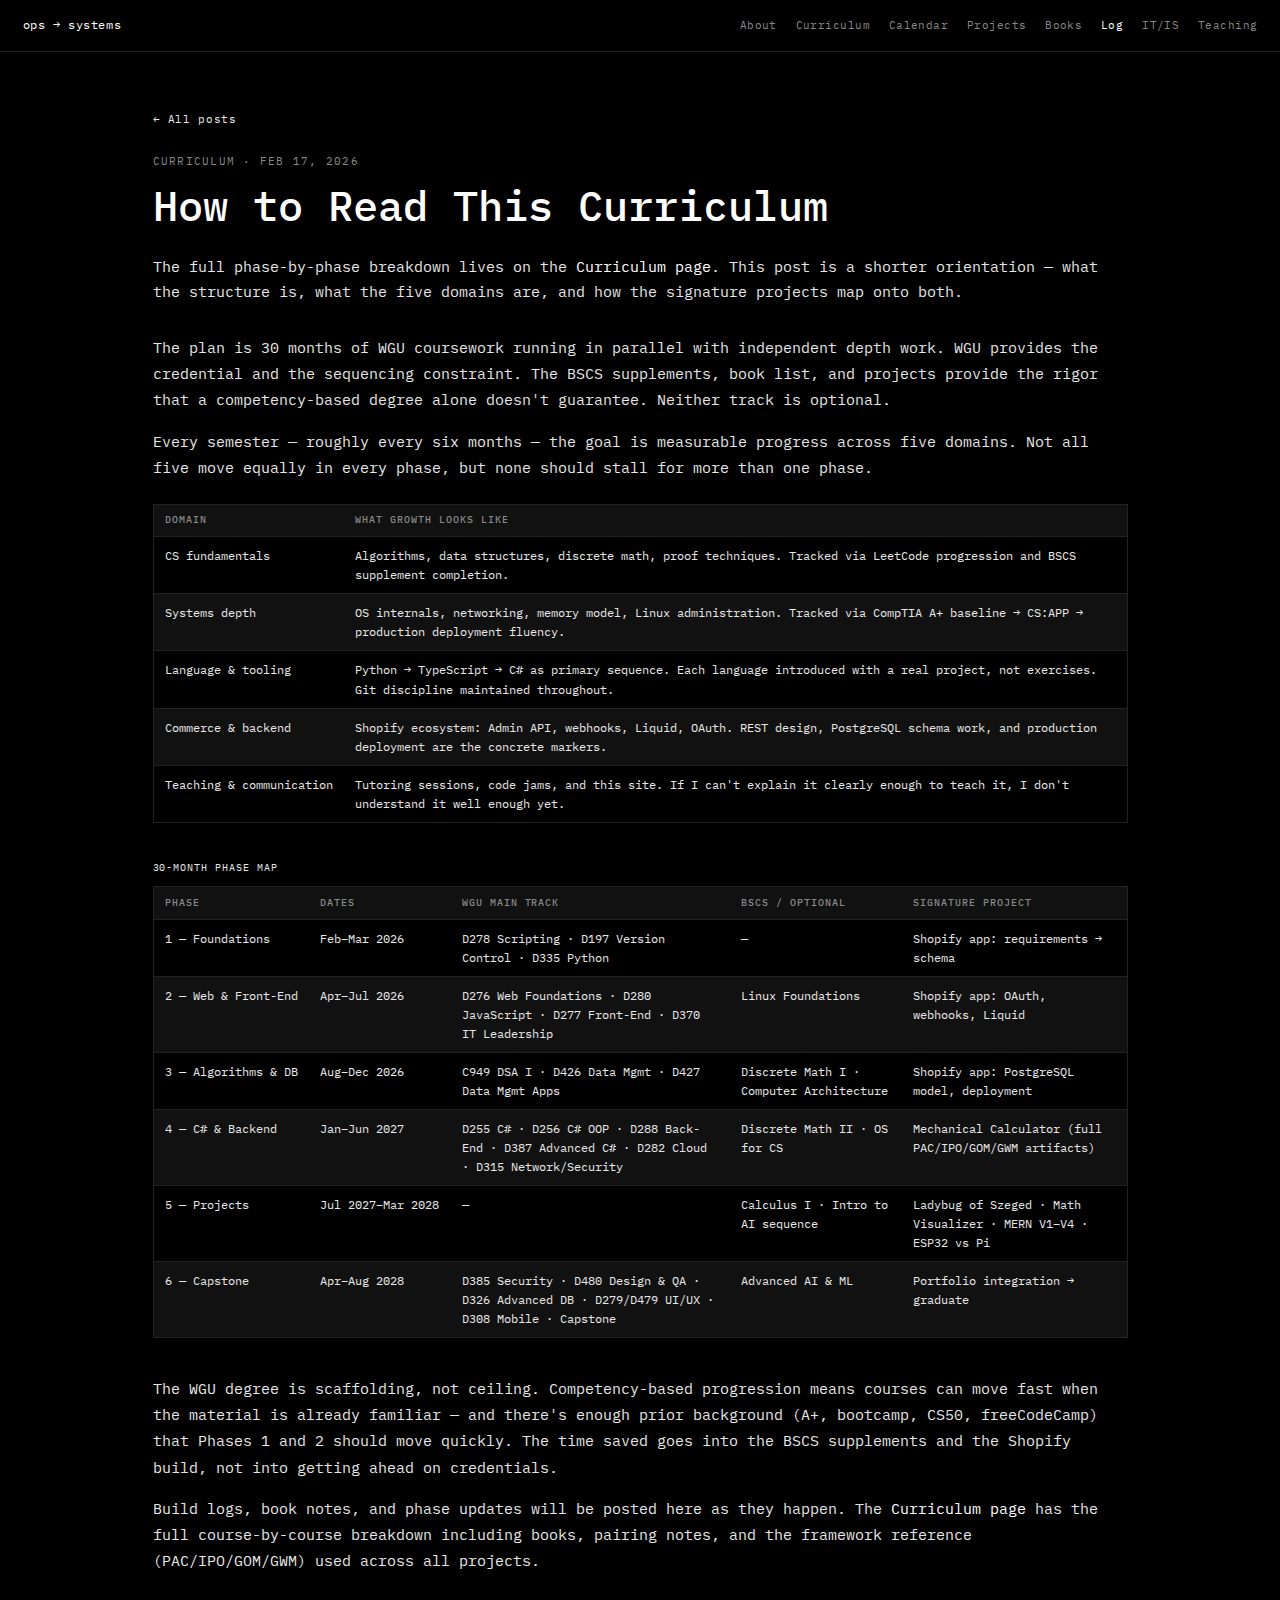
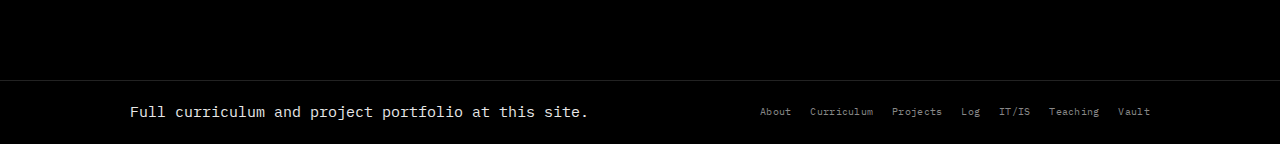
<file: posts/2026-02-curriculum.html>
<!DOCTYPE html>
<html lang="en">
<head>
<meta charset="UTF-8">
<meta name="viewport" content="width=device-width, initial-scale=1.0">
<title>How to Read This Curriculum — From Operations to Systems</title>
<link rel="preconnect" href="https://fonts.googleapis.com">
<link rel="preconnect" href="https://fonts.gstatic.com" crossorigin>
<link href="https://fonts.googleapis.com/css2?family=IBM+Plex+Mono:ital,wght@0,400;0,500;1,400&display=swap" rel="stylesheet">
<link rel="stylesheet" href="../style.css">
</head>
<body>
<nav class="nav">
  <a href="../index.html" class="nav-brand">ops → systems</a>
  <div class="nav-links">
    <a href="../index.html">About</a>
    <a href="../curriculum.html">Curriculum</a>
    <a href="../calendar.html">Calendar</a>
    <a href="../projects.html">Projects</a>
    <a href="../books.html">Books</a>
    <a href="../log.html" class="active">Log</a>
    <a href="../it-resources.html">IT/IS</a>
    <a href="../syllabus.html">Teaching</a>
  </div>
</nav>
<main class="page">
  <div style="margin-bottom:1.5rem;">
    <a href="../posts.html" style="font-size:0.72rem;color:var(--text-3);letter-spacing:0.06em;">← All posts</a>
  </div>
  <p class="kicker">Curriculum · Feb 17, 2026</p>
  <h1 style="font-size:clamp(1.8rem,4vw,2.8rem);font-weight:500;color:var(--hi);margin-bottom:1.5rem;line-height:1.2;">How to Read This Curriculum</h1>

  <div class="essay">
    <p style="font-size:1rem;color:var(--text-2);margin-bottom:2rem;line-height:1.7;">The full phase-by-phase breakdown lives on the <a href="../curriculum.html">Curriculum page</a>. This post is a shorter orientation — what the structure is, what the five domains are, and how the signature projects map onto both.</p>

    <p style="font-size:1rem;color:var(--text);line-height:1.75;margin-bottom:1rem;">The plan is 30 months of WGU coursework running in parallel with independent depth work. WGU provides the credential and the sequencing constraint. The BSCS supplements, book list, and projects provide the rigor that a competency-based degree alone doesn't guarantee. Neither track is optional.</p>

    <p style="font-size:1rem;color:var(--text);line-height:1.75;margin-bottom:1.5rem;">Every semester — roughly every six months — the goal is measurable progress across five domains. Not all five move equally in every phase, but none should stall for more than one phase.</p>
  </div>

  <!-- Five domains -->
  <table class="data-table" style="margin-bottom:2.5rem;">
    <thead>
      <tr><th>Domain</th><th>What growth looks like</th></tr>
    </thead>
    <tbody>
      <tr>
        <td style="white-space:nowrap;">CS fundamentals</td>
        <td>Algorithms, data structures, discrete math, proof techniques. Tracked via LeetCode progression and BSCS supplement completion.</td>
      </tr>
      <tr>
        <td style="white-space:nowrap;">Systems depth</td>
        <td>OS internals, networking, memory model, Linux administration. Tracked via CompTIA A+ baseline → CS:APP → production deployment fluency.</td>
      </tr>
      <tr>
        <td style="white-space:nowrap;">Language &amp; tooling</td>
        <td>Python → TypeScript → C# as primary sequence. Each language introduced with a real project, not exercises. Git discipline maintained throughout.</td>
      </tr>
      <tr>
        <td style="white-space:nowrap;">Commerce &amp; backend</td>
        <td>Shopify ecosystem: Admin API, webhooks, Liquid, OAuth. REST design, PostgreSQL schema work, and production deployment are the concrete markers.</td>
      </tr>
      <tr>
        <td style="white-space:nowrap;">Teaching &amp; communication</td>
        <td>Tutoring sessions, code jams, and this site. If I can't explain it clearly enough to teach it, I don't understand it well enough yet.</td>
      </tr>
    </tbody>
  </table>

  <!-- Phase + project table -->
  <p style="font-size:0.65rem;letter-spacing:0.1em;text-transform:uppercase;color:var(--text-3);margin-bottom:0.65rem;">30-month phase map</p>
  <table class="data-table" style="margin-bottom:2.5rem;">
    <thead>
      <tr><th>Phase</th><th>Dates</th><th>WGU Main Track</th><th>BSCS / Optional</th><th>Signature Project</th></tr>
    </thead>
    <tbody>
      <tr>
        <td style="white-space:nowrap;">1 — Foundations</td>
        <td style="white-space:nowrap;">Feb–Mar 2026</td>
        <td>D278 Scripting · D197 Version Control · D335 Python</td>
        <td>—</td>
        <td>Shopify app: requirements → schema</td>
      </tr>
      <tr>
        <td style="white-space:nowrap;">2 — Web &amp; Front-End</td>
        <td style="white-space:nowrap;">Apr–Jul 2026</td>
        <td>D276 Web Foundations · D280 JavaScript · D277 Front-End · D370 IT Leadership</td>
        <td>Linux Foundations</td>
        <td>Shopify app: OAuth, webhooks, Liquid</td>
      </tr>
      <tr>
        <td style="white-space:nowrap;">3 — Algorithms &amp; DB</td>
        <td style="white-space:nowrap;">Aug–Dec 2026</td>
        <td>C949 DSA I · D426 Data Mgmt · D427 Data Mgmt Apps</td>
        <td>Discrete Math I · Computer Architecture</td>
        <td>Shopify app: PostgreSQL model, deployment</td>
      </tr>
      <tr>
        <td style="white-space:nowrap;">4 — C# &amp; Backend</td>
        <td style="white-space:nowrap;">Jan–Jun 2027</td>
        <td>D255 C# · D256 C# OOP · D288 Back-End · D387 Advanced C# · D282 Cloud · D315 Network/Security</td>
        <td>Discrete Math II · OS for CS</td>
        <td>Mechanical Calculator (full PAC/IPO/GOM/GWM artifacts)</td>
      </tr>
      <tr>
        <td style="white-space:nowrap;">5 — Projects</td>
        <td style="white-space:nowrap;">Jul 2027–Mar 2028</td>
        <td>—</td>
        <td>Calculus I · Intro to AI sequence</td>
        <td>Ladybug of Szeged · Math Visualizer · MERN V1–V4 · ESP32 vs Pi</td>
      </tr>
      <tr>
        <td style="white-space:nowrap;">6 — Capstone</td>
        <td style="white-space:nowrap;">Apr–Aug 2028</td>
        <td>D385 Security · D480 Design &amp; QA · D326 Advanced DB · D279/D479 UI/UX · D308 Mobile · Capstone</td>
        <td>Advanced AI &amp; ML</td>
        <td>Portfolio integration → graduate</td>
      </tr>
    </tbody>
  </table>

  <div class="essay">
    <p style="font-size:1rem;color:var(--text);line-height:1.75;margin-bottom:1rem;">The WGU degree is scaffolding, not ceiling. Competency-based progression means courses can move fast when the material is already familiar — and there's enough prior background (A+, bootcamp, CS50, freeCodeCamp) that Phases 1 and 2 should move quickly. The time saved goes into the BSCS supplements and the Shopify build, not into getting ahead on credentials.</p>
    <p style="font-size:1rem;color:var(--text);line-height:1.75;">Build logs, book notes, and phase updates will be posted here as they happen. The <a href="../curriculum.html">Curriculum page</a> has the full course-by-course breakdown including books, pairing notes, and the framework reference (PAC/IPO/GOM/GWM) used across all projects.</p>
  </div>
</main>
<footer class="footer">
  <div class="footer-inner">
    <span>Full curriculum and project portfolio at this site.</span>
    <nav class="footer-nav">
      <a href="../index.html">About</a>
      <a href="../curriculum.html">Curriculum</a>
      <a href="../projects.html">Projects</a>
      <a href="../log.html">Log</a>
      <a href="../it-resources.html">IT/IS</a>
      <a href="../syllabus.html">Teaching</a>
      <a href="../the-vault.html">Vault</a>
    </nav>
  </div>
</footer>
</body>
</html>
</file>
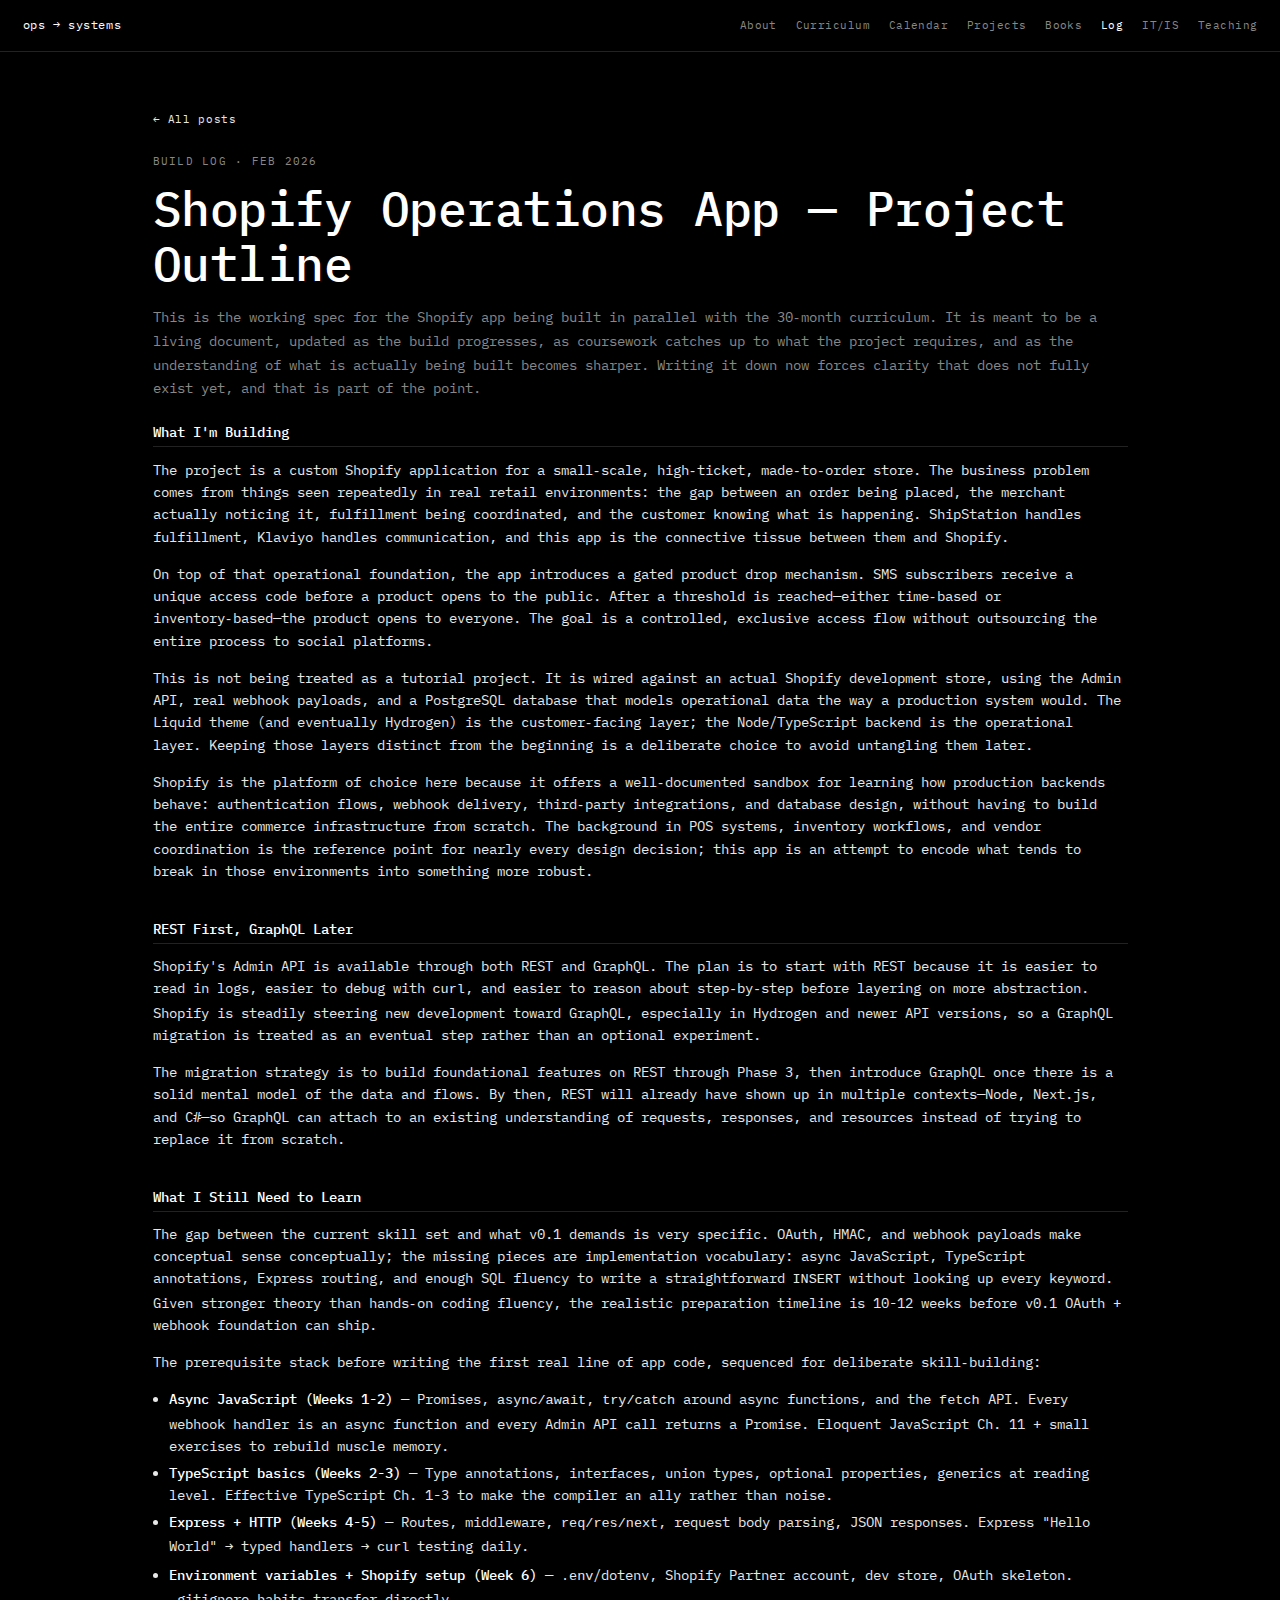
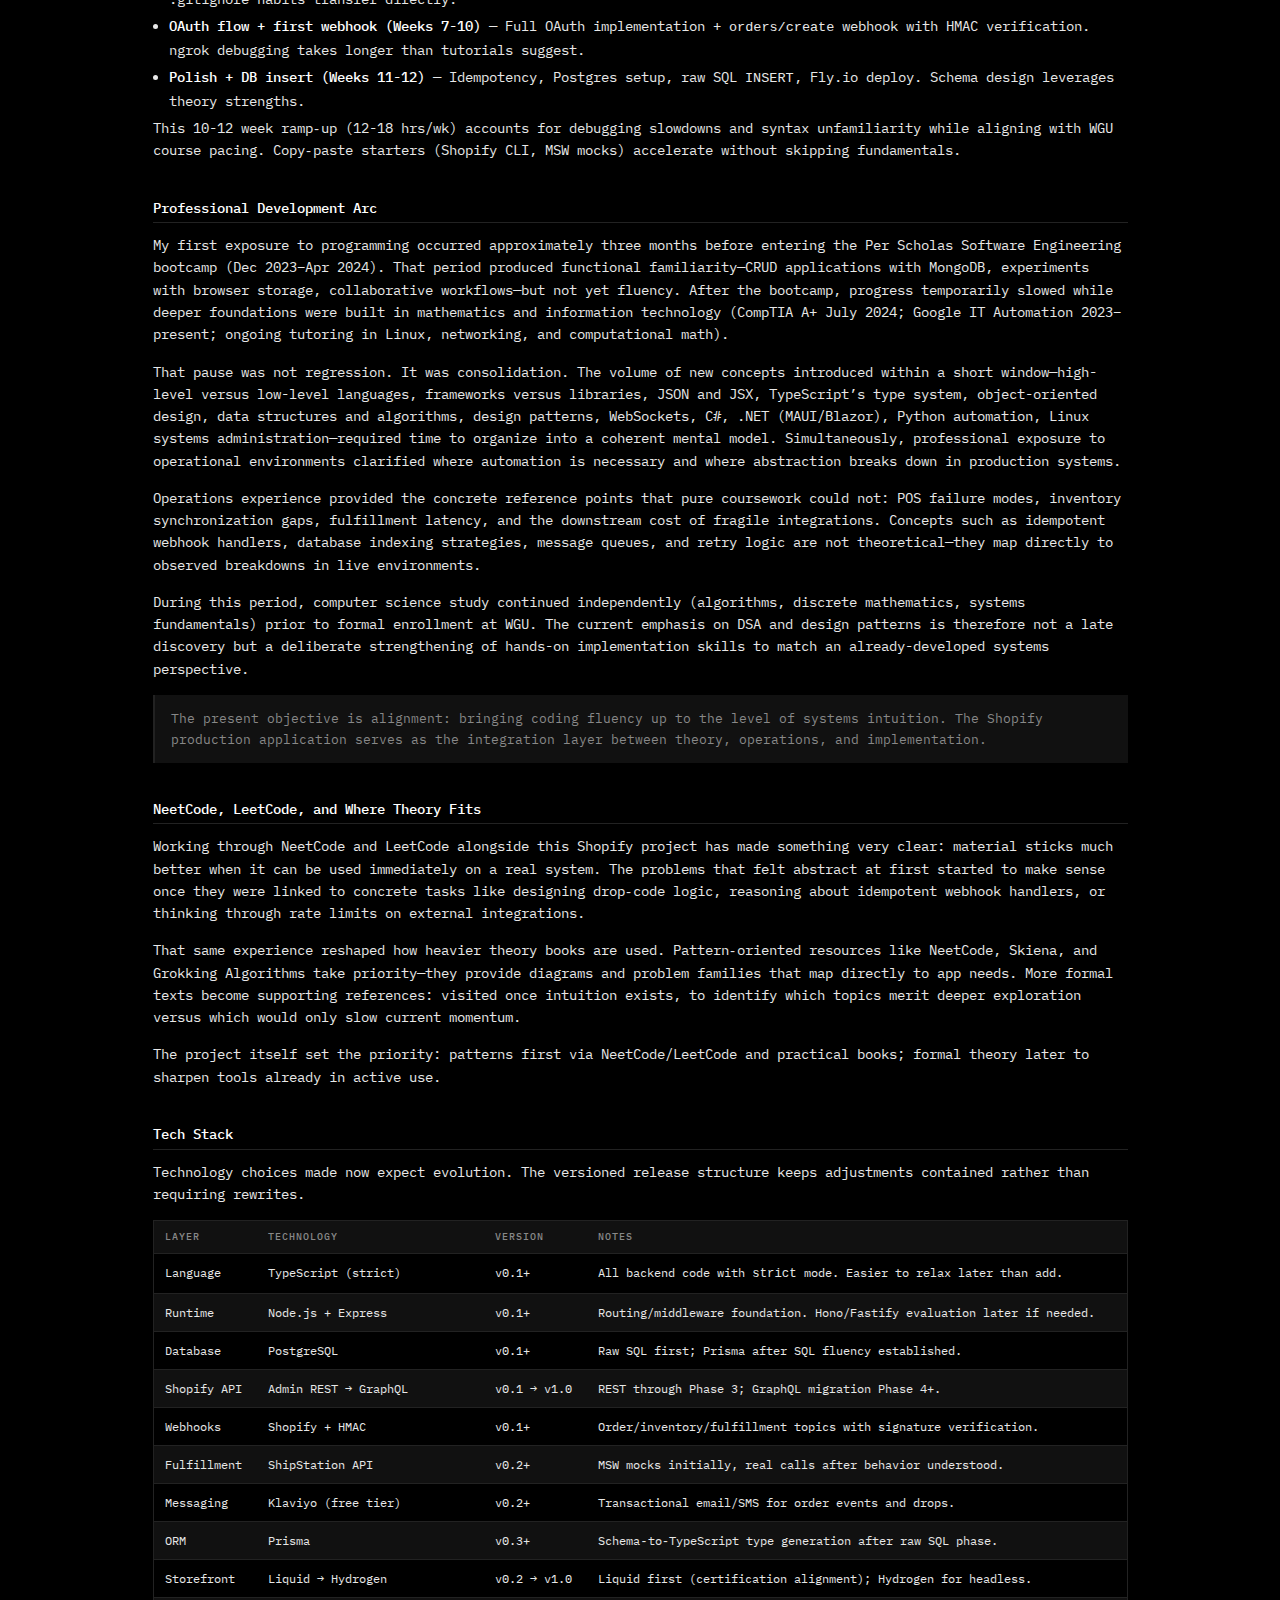
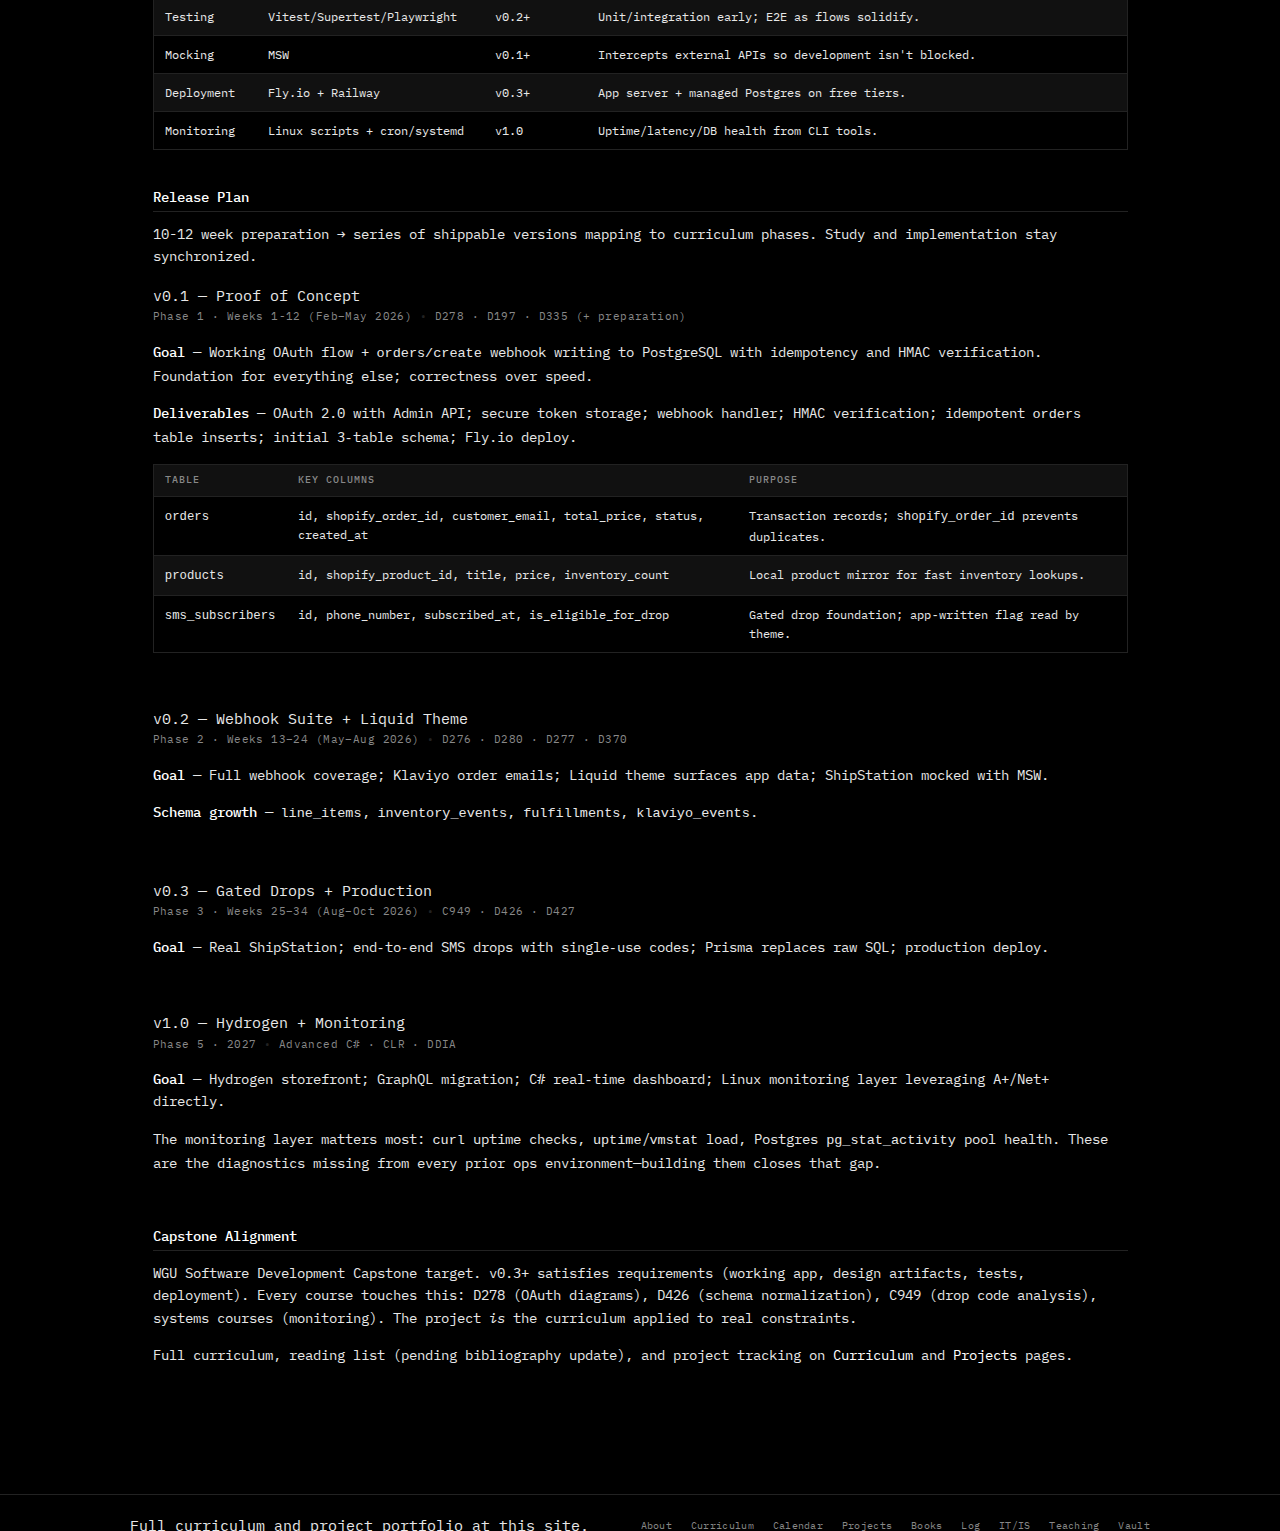
<file: posts/2026-02-shopify-build-log.html>
<!DOCTYPE html>
<html lang="en">
<head>
  <meta charset="UTF-8">
  <meta name="viewport" content="width=device-width, initial-scale=1.0">
  <title>Shopify Operations App — Project Outline</title>
  <link rel="preconnect" href="https://fonts.googleapis.com">
  <link rel="preconnect" href="https://fonts.gstatic.com" crossorigin>
  <link href="https://fonts.googleapis.com/css2?family=IBM+Plex+Mono:ital,wght@0,400;0,500;1,400&display=swap" rel="stylesheet">
  <link rel="stylesheet" href="../style.css">
</head>
<body>
  <nav class="nav">
    <a href="../index.html" class="nav-brand">ops → systems</a>
    <div class="nav-links">
      <a href="../index.html">About</a>
      <a href="../curriculum.html">Curriculum</a>
      <a href="../calendar.html">Calendar</a>
      <a href="../projects.html">Projects</a>
      <a href="../books.html">Books</a>
      <a href="../log.html" class="active">Log</a>
      <a href="../it-resources.html">IT/IS</a>
      <a href="../syllabus.html">Teaching</a>
    </div>
  </nav>

  <main class="page">
    <div style="margin-bottom:1.5rem;">
      <a href="../log.html" style="font-family:var(--font);font-size:0.72rem;color:var(--text-3);letter-spacing:0.06em;">← All posts</a>
    </div>

    <p class="kicker">Build Log · Feb 2026</p>
    <h1 class="page-title">
      Shopify Operations App — Project Outline
    </h1>

    <div class="essay">
      <p class="lead">
        This is the working spec for the Shopify app being built in parallel with the 30‑month curriculum. It is meant to be a living document, updated as the build progresses, as coursework catches up to what the project requires, and as the understanding of what is actually being built becomes sharper. Writing it down now forces clarity that does not fully exist yet, and that is part of the point.
      </p>

      <!-- WHAT IT IS -->
      <div class="essay-section">
        <h2>What I'm Building</h2>

        <p>
          The project is a custom Shopify application for a small‑scale, high‑ticket, made‑to‑order store. The business problem comes from things seen repeatedly in real retail environments: the gap between an order being placed, the merchant actually noticing it, fulfillment being coordinated, and the customer knowing what is happening. ShipStation handles fulfillment, Klaviyo handles communication, and this app is the connective tissue between them and Shopify.
        </p>

        <p>
          On top of that operational foundation, the app introduces a gated product drop mechanism. SMS subscribers receive a unique access code before a product opens to the public. After a threshold is reached—either time‑based or inventory‑based—the product opens to everyone. The goal is a controlled, exclusive access flow without outsourcing the entire process to social platforms.
        </p>

        <p>
          This is not being treated as a tutorial project. It is wired against an actual Shopify development store, using the Admin API, real webhook payloads, and a PostgreSQL database that models operational data the way a production system would. The Liquid theme (and eventually Hydrogen) is the customer‑facing layer; the Node/TypeScript backend is the operational layer. Keeping those layers distinct from the beginning is a deliberate choice to avoid untangling them later.
        </p>

        <p>
          Shopify is the platform of choice here because it offers a well‑documented sandbox for learning how production backends behave: authentication flows, webhook delivery, third‑party integrations, and database design, without having to build the entire commerce infrastructure from scratch. The background in POS systems, inventory workflows, and vendor coordination is the reference point for nearly every design decision; this app is an attempt to encode what tends to break in those environments into something more robust.
        </p>
      </div>

      <!-- REST / GRAPHQL -->
      <div class="essay-section">
        <h2>REST First, GraphQL Later</h2>

        <p>
          Shopify's Admin API is available through both REST and GraphQL. The plan is to start with REST because it is easier to read in logs, easier to debug with <code>curl</code>, and easier to reason about step‑by‑step before layering on more abstraction. Shopify is steadily steering new development toward GraphQL, especially in Hydrogen and newer API versions, so a GraphQL migration is treated as an eventual step rather than an optional experiment.
        </p>

        <p>
          The migration strategy is to build foundational features on REST through Phase 3, then introduce GraphQL once there is a solid mental model of the data and flows. By then, REST will already have shown up in multiple contexts—Node, Next.js, and C#—so GraphQL can attach to an existing understanding of requests, responses, and resources instead of trying to replace it from scratch.
        </p>
      </div>

      <!-- WHAT I STILL NEED -->
      <div class="essay-section">
        <h2>What I Still Need to Learn</h2>

        <p>
          The gap between the current skill set and what v0.1 demands is very specific. OAuth, HMAC, and webhook payloads make conceptual sense conceptually; the missing pieces are implementation vocabulary: async JavaScript, TypeScript annotations, Express routing, and enough SQL fluency to write a straightforward <code>INSERT</code> without looking up every keyword. Given stronger theory than hands‑on coding fluency, the realistic preparation timeline is 10-12 weeks before v0.1 OAuth + webhook foundation can ship.
        </p>

        <p>
          The prerequisite stack before writing the first real line of app code, sequenced for deliberate skill‑building:
        </p>

        <ul>
          <li><strong>Async JavaScript (Weeks 1-2)</strong> — Promises, <code>async/await</code>, <code>try/catch</code> around async functions, and the <code>fetch</code> API. Every webhook handler is an async function and every Admin API call returns a Promise. Eloquent JavaScript Ch. 11 + small exercises to rebuild muscle memory.</li>
          <li><strong>TypeScript basics (Weeks 2-3)</strong> — Type annotations, interfaces, union types, optional properties, generics at reading level. Effective TypeScript Ch. 1-3 to make the compiler an ally rather than noise.</li>
          <li><strong>Express + HTTP (Weeks 4-5)</strong> — Routes, middleware, <code>req/res/next</code>, request body parsing, JSON responses. Express "Hello World" → typed handlers → <code>curl</code> testing daily.</li>
          <li><strong>Environment variables + Shopify setup (Week 6)</strong> — <code>.env</code>/dotenv, Shopify Partner account, dev store, OAuth skeleton. .gitignore habits transfer directly.</li>
          <li><strong>OAuth flow + first webhook (Weeks 7-10)</strong> — Full OAuth implementation + <code>orders/create</code> webhook with HMAC verification. ngrok debugging takes longer than tutorials suggest.</li>
          <li><strong>Polish + DB insert (Weeks 11-12)</strong> — Idempotency, Postgres setup, raw SQL <code>INSERT</code>, Fly.io deploy. Schema design leverages theory strengths.</li>
        </ul>

        <p>
          This 10-12 week ramp‑up (12-18 hrs/wk) accounts for debugging slowdowns and syntax unfamiliarity while aligning with WGU course pacing. Copy‑paste starters (Shopify CLI, MSW mocks) accelerate without skipping fundamentals.
        </p>
      </div>


      <!-- PROFESSIONAL DEVELOPMENT ARC -->
<div class="essay-section">
  <h2>Professional Development Arc</h2>

  <p>
    My first exposure to programming occurred approximately three months before entering the Per Scholas Software Engineering bootcamp (Dec 2023–Apr 2024). That period produced functional familiarity—CRUD applications with MongoDB, experiments with browser storage, collaborative workflows—but not yet fluency. After the bootcamp, progress temporarily slowed while deeper foundations were built in mathematics and information technology (CompTIA A+ July 2024; Google IT Automation 2023–present; ongoing tutoring in Linux, networking, and computational math).
  </p>

  <p>
    That pause was not regression. It was consolidation. The volume of new concepts introduced within a short window—high-level versus low-level languages, frameworks versus libraries, JSON and JSX, TypeScript’s type system, object-oriented design, data structures and algorithms, design patterns, WebSockets, C#, .NET (MAUI/Blazor), Python automation, Linux systems administration—required time to organize into a coherent mental model. Simultaneously, professional exposure to operational environments clarified where automation is necessary and where abstraction breaks down in production systems.
  </p>

  <p>
    Operations experience provided the concrete reference points that pure coursework could not: POS failure modes, inventory synchronization gaps, fulfillment latency, and the downstream cost of fragile integrations. Concepts such as idempotent webhook handlers, database indexing strategies, message queues, and retry logic are not theoretical—they map directly to observed breakdowns in live environments.
  </p>

  <p>
    During this period, computer science study continued independently (algorithms, discrete mathematics, systems fundamentals) prior to formal enrollment at WGU. The current emphasis on DSA and design patterns is therefore not a late discovery but a deliberate strengthening of hands-on implementation skills to match an already-developed systems perspective.
  </p>

  <div class="callout">
    The present objective is alignment: bringing coding fluency up to the level of systems intuition. The Shopify production application serves as the integration layer between theory, operations, and implementation.
  </div>
</div>


        


      <!-- NEETCODE / THEORY -->
      <div class="essay-section">
        <h2>NeetCode, LeetCode, and Where Theory Fits</h2>

        <p>
          Working through NeetCode and LeetCode alongside this Shopify project has made something very clear: material sticks much better when it can be used immediately on a real system. The problems that felt abstract at first started to make sense once they were linked to concrete tasks like designing drop‑code logic, reasoning about idempotent webhook handlers, or thinking through rate limits on external integrations.
        </p>

        <p>
          That same experience reshaped how heavier theory books are used. Pattern‑oriented resources like NeetCode, Skiena, and Grokking Algorithms take priority—they provide diagrams and problem families that map directly to app needs. More formal texts become supporting references: visited once intuition exists, to identify which topics merit deeper exploration versus which would only slow current momentum.
        </p>

        <p>
          The project itself set the priority: patterns first via NeetCode/LeetCode and practical books; formal theory later to sharpen tools already in active use.
        </p>
      </div>

      <!-- TECH STACK -->
      <div class="essay-section">
        <h2>Tech Stack</h2>

        <p>
          Technology choices made now expect evolution. The versioned release structure keeps adjustments contained rather than requiring rewrites.
        </p>

        <div class="table-wrap">
          <table class="data-table">
            <thead>
              <tr>
                <th>Layer</th>
                <th>Technology</th>
                <th>Version</th>
                <th>Notes</th>
              </tr>
            </thead>
            <tbody>
              <tr><td>Language</td><td>TypeScript (strict)</td><td>v0.1+</td><td>All backend code with <code>strict</code> mode. Easier to relax later than add.</td></tr>
              <tr><td>Runtime</td><td>Node.js + Express</td><td>v0.1+</td><td>Routing/middleware foundation. Hono/Fastify evaluation later if needed.</td></tr>
              <tr><td>Database</td><td>PostgreSQL</td><td>v0.1+</td><td>Raw SQL first; Prisma after SQL fluency established.</td></tr>
              <tr><td>Shopify API</td><td>Admin REST → GraphQL</td><td>v0.1 → v1.0</td><td>REST through Phase 3; GraphQL migration Phase 4+.</td></tr>
              <tr><td>Webhooks</td><td>Shopify + HMAC</td><td>v0.1+</td><td>Order/inventory/fulfillment topics with signature verification.</td></tr>
              <tr><td>Fulfillment</td><td>ShipStation API</td><td>v0.2+</td><td>MSW mocks initially, real calls after behavior understood.</td></tr>
              <tr><td>Messaging</td><td>Klaviyo (free tier)</td><td>v0.2+</td><td>Transactional email/SMS for order events and drops.</td></tr>
              <tr><td>ORM</td><td>Prisma</td><td>v0.3+</td><td>Schema‑to‑TypeScript type generation after raw SQL phase.</td></tr>
              <tr><td>Storefront</td><td>Liquid → Hydrogen</td><td>v0.2 → v1.0</td><td>Liquid first (certification alignment); Hydrogen for headless.</td></tr>
              <tr><td>Testing</td><td>Vitest/Supertest/Playwright</td><td>v0.2+</td><td>Unit/integration early; E2E as flows solidify.</td></tr>
              <tr><td>Mocking</td><td>MSW</td><td>v0.1+</td><td>Intercepts external APIs so development isn't blocked.</td></tr>
              <tr><td>Deployment</td><td>Fly.io + Railway</td><td>v0.3+</td><td>App server + managed Postgres on free tiers.</td></tr>
              <tr><td>Monitoring</td><td>Linux scripts + cron/systemd</td><td>v1.0</td><td>Uptime/latency/DB health from CLI tools.</td></tr>
            </tbody>
          </table>
        </div>
      </div>

      <!-- RELEASE PLAN -->
      <div class="essay-section">
        <h2>Release Plan</h2>

        <p>
          10-12 week preparation → series of shippable versions mapping to curriculum phases. Study and implementation stay synchronized.
        </p>

        <!-- v0.1 -->
        <div class="section-block">
          <div class="section-heading">v0.1 — Proof of Concept</div>
          <p class="meta">
            <span>Phase 1 · Weeks 1-12 (Feb–May 2026)</span>
            <span class="dot">•</span>
            <span>D278 · D197 · D335 (+ preparation)</span>
          </p>

          <p>
            <strong>Goal</strong> — Working OAuth flow + <code>orders/create</code> webhook writing to PostgreSQL with idempotency and HMAC verification. Foundation for everything else; correctness over speed.
          </p>

          <p>
            <strong>Deliverables</strong> — OAuth 2.0 with Admin API; secure token storage; webhook handler; HMAC verification; idempotent <code>orders</code> table inserts; initial 3‑table schema; Fly.io deploy.
          </p>

          <div class="table-wrap">
            <table class="data-table">
              <thead>
                <tr><th>Table</th><th>Key Columns</th><th>Purpose</th></tr>
              </thead>
              <tbody>
                <tr><td><code>orders</code></td><td>id, shopify_order_id, customer_email, total_price, status, created_at</td><td>Transaction records; <code>shopify_order_id</code> prevents duplicates.</td></tr>
                <tr><td><code>products</code></td><td>id, shopify_product_id, title, price, inventory_count</td><td>Local product mirror for fast inventory lookups.</td></tr>
                <tr><td><code>sms_subscribers</code></td><td>id, phone_number, subscribed_at, is_eligible_for_drop</td><td>Gated drop foundation; app‑written flag read by theme.</td></tr>
              </tbody>
            </table>
          </div>
        </div>

        <!-- v0.2 -->
        <div class="section-block">
          <div class="section-heading">v0.2 — Webhook Suite + Liquid Theme</div>
          <p class="meta">
            <span>Phase 2 · Weeks 13–24 (May–Aug 2026)</span>
            <span class="dot">•</span>
            <span>D276 · D280 · D277 · D370</span>
          </p>

          <p>
            <strong>Goal</strong> — Full webhook coverage; Klaviyo order emails; Liquid theme surfaces app data; ShipStation mocked with MSW.
          </p>

          <p><strong>Schema growth</strong> — <code>line_items</code>, <code>inventory_events</code>, <code>fulfillments</code>, <code>klaviyo_events</code>.</p>
        </div>

        <!-- v0.3 -->
        <div class="section-block">
          <div class="section-heading">v0.3 — Gated Drops + Production</div>
          <p class="meta">
            <span>Phase 3 · Weeks 25–34 (Aug–Oct 2026)</span>
            <span class="dot">•</span>
            <span>C949 · D426 · D427</span>
          </p>

          <p>
            <strong>Goal</strong> — Real ShipStation; end‑to‑end SMS drops with single‑use codes; Prisma replaces raw SQL; production deploy.
          </p>
        </div>

        <!-- v1.0 -->
        <div class="section-block">
          <div class="section-heading">v1.0 — Hydrogen + Monitoring</div>
          <p class="meta">
            <span>Phase 5 · 2027</span>
            <span class="dot">•</span>
            <span>Advanced C# · CLR · DDIA</span>
          </p>

          <p>
            <strong>Goal</strong> — Hydrogen storefront; GraphQL migration; C# real‑time dashboard; Linux monitoring layer leveraging A+/Net+ directly.
          </p>

          <p>
            The monitoring layer matters most: <code>curl</code> uptime checks, <code>uptime</code>/<code>vmstat</code> load, Postgres <code>pg_stat_activity</code> pool health. These are the diagnostics missing from every prior ops environment—building them closes that gap.
          </p>
        </div>
      </div>

      <!-- CAPSTONE -->
      <div class="essay-section">
        <h2>Capstone Alignment</h2>

        <p>
          WGU Software Development Capstone target. v0.3+ satisfies requirements (working app, design artifacts, tests, deployment). Every course touches this: D278 (OAuth diagrams), D426 (schema normalization), C949 (drop code analysis), systems courses (monitoring). The project <em>is</em> the curriculum applied to real constraints.
        </p>

        <p>
          Full curriculum, reading list (pending bibliography update), and project tracking on <a href="../curriculum.html">Curriculum</a> and <a href="../projects.html">Projects</a> pages.
        </p>
      </div>
    </div>
  </main>

  <footer class="footer">
    <div class="footer-inner">
      <span>Full curriculum and project portfolio at this site.</span>
      <nav class="footer-nav">
        <a href="../index.html">About</a>
        <a href="../curriculum.html">Curriculum</a>
        <a href="../calendar.html">Calendar</a>
        <a href="../projects.html">Projects</a>
        <a href="../books.html">Books</a>
        <a href="../log.html">Log</a>
        <a href="../it-resources.html">IT/IS</a>
        <a href="../syllabus.html">Teaching</a>
        <a href="../the-vault.html">Vault</a>
      </nav>
    </div>
  </footer>
</body>
</html>
</file>
<file: style.css>
/* ============================================================
   #VARIABLES
   ============================================================ */

:root {
  --black:    #000000; --white:    #ffffff;
  --gray-0:   #f8f8f8; --gray-1:   #e8e8e8; --gray-2:   #c0c0c0;
  --gray-3:   #888888; --gray-4:   #444444; --gray-5:   #222222;
  --gray-6:   #111111;

  --bg:       var(--black);    --surface:  var(--gray-6);
  --border:   var(--gray-5);   --text:     var(--gray-1);
  --text-dim: var(--gray-3);   --hi:       var(--white);

  --font:     'IBM Plex Mono', monospace;
  --pad:      1.5rem;
  --max-w:    800px;
  --max-wide: 1020px;
}

[data-theme="light"] {
  --bg:       var(--white);  --surface:  var(--gray-0);
  --border:   var(--gray-2); --text:     var(--gray-5);
  --text-dim: var(--gray-3); --hi:       var(--black);
}

/* ============================================================
   #RESET + BASE
   ============================================================ */

*, *::before, *::after { box-sizing: border-box; margin: 0; padding: 0; }
html { scroll-behavior: smooth; font-size: 15px; font-family: var(--font); }

body {
  background: var(--bg); color: var(--text); line-height: 1.7;
  display: flex; flex-direction: column; min-height: 100vh;
}

a { color: var(--hi); text-decoration: none; }
a:hover { text-decoration: underline; text-underline-offset: 3px; }

h2, h3 { font-weight: 500; color: var(--hi); line-height: 1.3; margin-bottom: 0.9rem; }
p, li  { font-size: 0.9rem; line-height: 1.65; margin-bottom: 1rem; }
p strong, li strong { color: var(--hi); font-weight: 500; }
ul { padding-left: 1.1rem; }
li { margin-bottom: 0.3rem; }

pre {
  background: var(--surface); border: 1px solid var(--border);
  padding: 0.85rem 1rem; font-size: 0.78rem; line-height: 1.6;
  overflow-x: auto; margin: 1rem 0 1.5rem; color: var(--text);
  font-family: var(--font);
}

/* ============================================================
   #SPACING UTILITIES
   ============================================================ */

.mb-0 { margin-bottom: 0; }
.mb-1 { margin-bottom: 1rem; }
.mb-2 { margin-bottom: 2rem; }
.mb-3 { margin-bottom: 3rem; }
.mt-1 { margin-top: 1rem; }
.mt-2 { margin-top: 2rem; }
.mt-3 { margin-top: 3rem; }
.pt-2 { padding-top: 2rem; }
.pb-1 { padding-bottom: 1rem; }

/* ============================================================
   #NAV
   ============================================================ */

.nav {
  position: sticky; top: 0; z-index: 100; background: var(--bg);
  border-bottom: 1px solid var(--border); padding: 0 var(--pad);
  display: flex; align-items: center; justify-content: space-between;
  height: 52px;
}
.nav-brand {
  font-size: 0.8rem; color: var(--hi); letter-spacing: 0.05em;
  white-space: nowrap; flex-shrink: 0;
}
.nav-links { display: flex; gap: 1.25rem; align-items: center; }
.nav-links a {
  font-size: 0.72rem; color: var(--text-dim);
  letter-spacing: 0.04em; white-space: nowrap;
}
.nav-links a:hover  { color: var(--text); text-decoration: none; }
.nav-links a.active { color: var(--hi); }

.nav-toggle {
  display: none; background: none; border: 1px solid var(--border);
  color: var(--text-dim); font-size: 0.7rem; letter-spacing: 0.08em;
  text-transform: uppercase; padding: 0.3rem 0.6rem;
  cursor: pointer; font-family: var(--font);
}
.nav-toggle:hover { border-color: var(--text-dim); color: var(--text); }

.nav-drawer {
  display: none; position: fixed; top: 52px; left: 0; right: 0;
  background: var(--bg); border-bottom: 1px solid var(--border);
  z-index: 99; flex-direction: column; padding: 0.5rem 0;
}
.nav-drawer.open { display: flex; }
.nav-drawer a {
  font-size: 0.78rem; color: var(--text-dim); padding: 0.65rem var(--pad);
  border-bottom: 1px solid var(--border); letter-spacing: 0.03em;
}
.nav-drawer a:hover  { background: var(--surface); color: var(--text); text-decoration: none; }
.nav-drawer a.active { color: var(--hi); }

@media (max-width: 768px) {
  .nav-toggle { display: block; }
  .nav-links  { display: none; }
}

/* ============================================================
   #LAYOUT
   ============================================================ */

.page {
  max-width: var(--max-wide); margin: 0 auto;
  padding: 3.5rem var(--pad) 6rem;
}
.page-narrow { max-width: var(--max-w); }
main { flex: 1; }

/* ============================================================
   #TYPOGRAPHY
   ============================================================ */

.page-title {
  font-size: clamp(2rem, 5vw, 3.2rem);
  font-weight: 500; color: var(--hi);
  margin-bottom: 1rem; letter-spacing: -0.01em; line-height: 1.15;
}
.kicker {
  font-size: 0.7rem; letter-spacing: 0.12em; text-transform: uppercase;
  color: var(--text-dim); margin-bottom: 0.75rem;
}
.lead {
  font-size: 0.9rem; color: var(--text-dim);
  line-height: 1.75; margin-bottom: 1.5rem;
}
.meta {
  font-size: 0.7rem; color: var(--text-dim);
  letter-spacing: 0.04em; display: flex; align-items: center;
  gap: 0.5rem; flex-wrap: wrap;
}
.meta .dot { color: var(--border); }
.section-note {
  font-size: 0.82rem; color: var(--text-dim);
  font-style: italic; line-height: 1.6; margin-bottom: 1rem;
}
.back-link {
  font-size: 0.75rem; color: var(--text-dim); letter-spacing: 0.03em;
  display: inline-block; margin-bottom: 1.5rem;
}
.back-link:hover { color: var(--text); }

/* ============================================================
   #SECTION BLOCKS
   ============================================================ */

.section-block { margin-bottom: 3.5rem; }
.section-h {
  font-size: 1.05rem; font-weight: 500; color: var(--hi);
  margin-bottom: 0.75rem; padding-bottom: 0.4rem;
  border-bottom: 1px solid var(--border); letter-spacing: 0.01em;
}

/* ============================================================
   #ESSAY PROSE
   ============================================================ */

.essay-section { margin-bottom: 2.5rem; }
.essay-section h2 {
  font-size: 0.95rem; font-weight: 500; color: var(--hi);
  margin-bottom: 0.75rem; padding-bottom: 0.3rem;
  border-bottom: 1px solid var(--border);
}
.essay-section h3 {
  font-size: 0.85rem; font-weight: 500; color: var(--hi);
  margin: 1.5rem 0 0.5rem; padding-bottom: 0.3rem;
  border-bottom: 1px solid var(--border);
}

/* ============================================================
   #CALLOUT
   ============================================================ */

.callout, .phase-note {
  background: var(--surface); border-left: 2px solid var(--border);
  padding: 0.85rem 1.1rem; font-size: 0.85rem; color: var(--text-dim);
  margin-bottom: 2rem; line-height: 1.65;
}
.callout strong, .phase-note strong { color: var(--text); }

/* ============================================================
   #TAGS
   ============================================================ */

.tag, .status {
  display: inline-block; font-size: 0.6rem; letter-spacing: 0.08em;
  text-transform: uppercase; padding: 0.15rem 0.4rem;
  border: 1px solid var(--border); color: var(--text-dim);
  white-space: nowrap;
}
.tag-main, .status-live    { border-color: var(--hi);     color: var(--hi); }
.tag-med,  .status-wip     { border-color: var(--gray-3); color: var(--gray-2); }
.tag-low,  .status-planned { border-color: var(--border); color: var(--text-dim); }

.tag-inline {
  display: inline-block; font-size: 0.58rem; letter-spacing: 0.1em;
  text-transform: uppercase; padding: 0.1rem 0.35rem;
  border: 1px solid var(--border); color: var(--text-dim);
  vertical-align: middle; margin-left: 0.35rem;
}
.tag-inline-hi  { border-color: var(--hi);    color: var(--hi); }
.tag-inline-dim { border-color: var(--border); color: var(--text-dim); }

/* ============================================================
   #TABLES
   ============================================================ */

.table-wrap {
  overflow-x: auto; margin-bottom: 2rem;
  -webkit-overflow-scrolling: touch;
}
table {
  width: 100%; border-collapse: collapse;
  font-size: 0.82rem; border: 1px solid var(--border);
}
th {
  font-size: 0.65rem; font-weight: 500; letter-spacing: 0.1em;
  text-transform: uppercase; color: var(--text-dim); text-align: left;
  padding: 0.5rem 0.75rem; border-bottom: 1px solid var(--border);
  background: var(--surface); white-space: nowrap;
}
td {
  padding: 0.6rem 0.75rem; border-bottom: 1px solid var(--border);
  color: var(--text); vertical-align: top; line-height: 1.55;
}
tr:nth-child(even) td { background: var(--gray-6); }
tr:last-child td       { border-bottom: none; }
.done, .strike {
  color: var(--text-dim); text-decoration: line-through;
  text-decoration-color: var(--gray-4);
}
@media (max-width: 768px) {
  table { display: block; overflow-x: auto; white-space: nowrap; }
  td, th { padding: 0.5rem 0.6rem; }
}

/* ============================================================
   #CARDS
   ============================================================ */

.course, .project {
  border: 1px solid var(--border); margin-bottom: 1.25rem;
}
.project { transition: border-color 0.1s; }
.project:hover { border-color: var(--gray-4); }

.course-hd, .project-hd {
  padding: 0.65rem 0.9rem; background: var(--surface);
  border-bottom: 1px solid var(--border);
  display: flex; align-items: center; gap: 0.6rem; flex-wrap: wrap;
}
.course-code {
  font-size: 0.62rem; font-weight: 500; letter-spacing: 0.1em;
  text-transform: uppercase; color: var(--text-dim); white-space: nowrap;
}
.course-title, .project-title {
  font-size: 0.85rem; font-weight: 500; color: var(--hi); flex: 1;
}
.project-body {
  padding: 0.75rem 0.9rem; font-size: 0.82rem; color: var(--text-dim);
}
.course-rows { padding: 0; }
.course-rows table { border: none; }
.course-rows td { font-size: 0.82rem; }
.course-rows td:first-child {
  color: var(--text-dim); white-space: nowrap;
  width: 90px; font-size: 0.72rem; letter-spacing: 0.04em;
}

/* ============================================================
   #TRACK GRID
   ============================================================ */

.track-grid {
  display: grid; grid-template-columns: repeat(3, 1fr);
  border-top: 1px solid var(--border);
}
.track-col {
  padding: 0.65rem 0.9rem; border-right: 1px solid var(--border);
  font-size: 0.82rem; color: var(--text-dim); line-height: 1.55;
}
.track-col:last-child { border-right: none; }
.track-label {
  font-size: 0.62rem; letter-spacing: 0.1em; text-transform: uppercase;
  color: var(--text-dim); margin-bottom: 0.3rem; opacity: 0.7;
}
.math-strip {
  border-top: 1px solid var(--border); background: var(--surface);
  padding: 0.6rem 0.9rem; font-size: 0.78rem;
  color: var(--text-dim); line-height: 1.55;
}
.math-strip strong { color: var(--text); font-weight: 500; }

@media (max-width: 600px) {
  .track-grid { grid-template-columns: 1fr; }
  .track-col { border-right: none; border-bottom: 1px solid var(--border); }
  .track-col:last-child { border-bottom: none; }
}

/* ============================================================
   #BOOK SECTIONS
   ============================================================ */

.book-section { margin-bottom: 2.5rem; }
.book-section h3 {
  font-size: 0.72rem; font-weight: 500; color: var(--text-dim);
  margin-bottom: 0.75rem; padding-bottom: 0.3rem;
  border-bottom: 1px solid var(--border);
  letter-spacing: 0.08em; text-transform: uppercase;
}
.book-group { margin-bottom: 3rem; }
.book-group > h2 {
  font-size: 0.72rem; font-weight: 500; color: var(--hi);
  letter-spacing: 0.1em; text-transform: uppercase;
  padding-bottom: 0.4rem; border-bottom: 1px solid var(--border);
  margin-bottom: 1rem;
}

/* ============================================================
   #COLLAPSIBLE
   ============================================================ */

.collapsible-hd {
  display: flex; align-items: center; justify-content: space-between;
  cursor: pointer; padding: 0.6rem 0;
  border-bottom: 1px solid var(--border); user-select: none;
}
.collapsible-hd:hover { border-color: var(--gray-4); }
.collapsible-hd h3 {
  font-size: 0.82rem; font-weight: 500; color: var(--hi);
  letter-spacing: 0.02em; margin: 0;
}
.collapsible-toggle {
  font-size: 0.65rem; color: var(--text-dim);
  letter-spacing: 0.08em; text-transform: uppercase;
}
.collapsible-body      { display: none; padding-top: 1rem; }
.collapsible-body.open { display: block; }

/* ============================================================
   #FORWARD LINK
   ============================================================ */

.forward {
  display: flex; flex-direction: column;
  border-top: 1px solid var(--border); padding-top: 1.25rem;
  margin-top: 2rem; text-decoration: none;
}
.forward:hover { text-decoration: none; }
.forward:hover .forward-title { color: var(--hi); }
.forward-label {
  font-size: 0.65rem; letter-spacing: 0.1em; text-transform: uppercase;
  color: var(--text-dim); margin-bottom: 0.3rem;
}
.forward-title {
  font-size: 0.9rem; color: var(--text); font-weight: 500;
  transition: color 0.1s;
}

/* ============================================================
   #CALENDAR
   ============================================================ */

.cal-phase-hd {
  display: flex; align-items: baseline; gap: 1rem; flex-wrap: wrap;
  padding: 0.75rem 0; border-top: 2px solid var(--border);
  margin: 2.5rem 0 0.5rem;
}
.cal-phase-hd h2 {
  font-size: 0.95rem; font-weight: 500; color: var(--hi);
  letter-spacing: 0.02em; margin: 0;
}
.cal-phase-dates { font-size: 0.7rem; color: var(--text-dim); letter-spacing: 0.04em; }
.cal-phase-desc  { font-size: 0.82rem; color: var(--text-dim); line-height: 1.65; margin-bottom: 1.5rem; }
.cal-legend      { display: flex; flex-wrap: wrap; gap: 0.5rem; margin-bottom: 1.5rem; }

.wgu-box { border: 1px solid var(--border); margin-bottom: 1.5rem; }
.wgu-box-hd {
  padding: 0.5rem 0.9rem; background: var(--surface);
  border-bottom: 1px solid var(--border);
  font-size: 0.72rem; font-weight: 500; color: var(--hi);
  letter-spacing: 0.06em; text-transform: uppercase;
}
.wgu-box-body { display: grid; grid-template-columns: repeat(2, 1fr); }
.wgu-box-col {
  padding: 0.75rem 0.9rem; border-right: 1px solid var(--border);
  border-bottom: 1px solid var(--border);
  font-size: 0.8rem; color: var(--text-dim); line-height: 1.6;
}
.wgu-box-col:nth-child(2n)        { border-right: none; }
.wgu-box-col:nth-last-child(-n+2) { border-bottom: none; }
.wgu-box-col strong { color: var(--text); display: block; margin-bottom: 0.3rem; }

.month-table {
  width: 100%; border-collapse: collapse;
  border: 1px solid var(--border); margin-bottom: 0.5rem;
}
.month-label-cell {
  width: 28px; padding: 0; border-right: 1px solid var(--border);
  background: var(--surface); vertical-align: middle;
}
.month-label-text {
  writing-mode: vertical-rl; text-orientation: mixed;
  transform: rotate(180deg); display: block;
  font-size: 0.6rem; letter-spacing: 0.12em; text-transform: uppercase;
  color: var(--text-dim); padding: 0.75rem 0.4rem; white-space: nowrap;
}
.week-hd-cell { padding: 0; border-bottom: 1px solid var(--border); }
.week-hd {
  display: flex; align-items: center; gap: 0.75rem;
  padding: 0.55rem 0.9rem; cursor: pointer;
  background: var(--surface); font-size: 0.8rem;
}
.week-hd:hover { background: var(--gray-5); }
.week-num   { color: var(--text-dim); white-space: nowrap; flex-shrink: 0; }
.week-title { color: var(--text); flex: 1; min-width: 0; overflow: hidden; text-overflow: ellipsis; white-space: nowrap; }
.week-date  { color: var(--text-dim); font-size: 0.7rem; white-space: nowrap; flex-shrink: 0; }
.week-toggle { color: var(--text-dim); flex-shrink: 0; font-size: 0.7rem; transition: transform 0.1s; }
.week-toggle.open { transform: rotate(180deg); }
.week-body-row      { display: none; }
.week-body-row.open { display: table-row; }
.week-body-cell     { padding: 0; border-bottom: 1px solid var(--border); }

.domain-grid {
  display: grid; grid-template-columns: repeat(5, 1fr);
  border-bottom: 1px solid var(--border);
}
.domain-cell {
  padding: 0.65rem 0.8rem; border-right: 1px solid var(--border);
  font-size: 0.78rem; color: var(--text-dim); line-height: 1.5;
}
.domain-cell:last-child { border-right: none; }
.domain-cell ul { padding-left: 1rem; }
.domain-cell li { font-size: 0.78rem; margin-bottom: 0.2rem; }
.domain-label {
  font-size: 0.58rem; letter-spacing: 0.1em; text-transform: uppercase;
  color: var(--text-dim); margin-bottom: 0.4rem; opacity: 0.65;
}
.neetcode-strip {
  background: var(--surface); padding: 0.6rem 0.9rem;
  font-size: 0.78rem; color: var(--text-dim); line-height: 1.55;
  border-bottom: 1px solid var(--border);
}
.neetcode-strip strong { color: var(--text); }
.notes-row {
  display: flex; align-items: flex-start; gap: 0.75rem;
  padding: 0.5rem 0.9rem; border-bottom: 1px solid var(--border);
}
.notes-row:last-child { border-bottom: none; }
.notes-label {
  font-size: 0.6rem; letter-spacing: 0.1em; text-transform: uppercase;
  color: var(--text-dim); white-space: nowrap;
  padding-top: 0.4rem; min-width: 60px;
}
.notes-field {
  flex: 1; background: transparent; border: none;
  border-bottom: 1px dashed var(--border);
  color: var(--text-dim); font-size: 0.78rem; font-family: var(--font);
  resize: none; outline: none; line-height: 1.5;
}
.month-arrow {
  text-align: center; color: var(--text-dim);
  font-size: 0.8rem; padding: 0.4rem 0;
}

@media (max-width: 900px) { .domain-grid { grid-template-columns: 1fr 1fr; } }
@media (max-width: 640px) {
  .wgu-box-body { grid-template-columns: 1fr; }
  .wgu-box-col  { border-right: none; }
  .wgu-box-col:last-child { border-bottom: none; }
}
@media (max-width: 600px) {
  .domain-grid { grid-template-columns: 1fr; }
  .domain-cell { border-right: none; border-bottom: 1px solid var(--border); }
}

/* ============================================================
   #ACTIVITY GRID
   ============================================================ */

.activity-grid  { display: flex; gap: 2px; flex-wrap: wrap; margin-bottom: 2.5rem; }
.activity-week  { display: flex; flex-direction: column; gap: 2px; }
.activity-day   { width: 11px; height: 11px; background: var(--surface); border: 1px solid var(--border); }
.activity-day.l4 { background: var(--hi);  border-color: var(--hi); }
.activity-day.l3 { background: #999;       border-color: #aaa; }
.activity-day.l2 { background: #555;       border-color: #666; }
.activity-day.l1 { background: #2a2a2a;    border-color: #3a3a3a; }
@media (max-width: 480px) { .activity-day { width: 9px; height: 9px; } }

/* ============================================================
   #POST ROWS
   ============================================================ */

.post-row {
  display: grid; grid-template-columns: 80px 1fr auto;
  align-items: baseline; gap: 1rem; padding: 0.5rem 0;
  border-bottom: 1px solid var(--border); text-decoration: none;
}
.post-row:hover { background: var(--surface); }
.post-row.dim   { opacity: 0.35; pointer-events: none; }
.post-date  { font-size: 0.7rem; color: var(--text-dim); white-space: nowrap; }
.post-title { font-size: 0.85rem; color: var(--text); }
.post-row:hover .post-title { color: var(--hi); }
@media (max-width: 768px) { .post-row { grid-template-columns: 72px 1fr; } }
@media (max-width: 480px) { .post-row { grid-template-columns: 58px 1fr; gap: 0.5rem; } }

/* ============================================================
   #TIMELINE
   ============================================================ */

.timeline { display: flex; border: 1px solid var(--border); overflow-x: auto; margin-bottom: 2.5rem; }
.tl-seg   { flex: 1; min-width: 110px; padding: 0.75rem 0.9rem; border-right: 1px solid var(--border); font-size: 0.75rem; }
.tl-seg:last-child { border-right: none; }

/* ============================================================
   #GITHUB CALENDAR
   ============================================================ */

.gh-calendar-img {
  width: 100%; max-width: 720px; display: block;
  border: 1px solid var(--border); filter: grayscale(1) contrast(1.2);
}
[data-theme="light"] .gh-calendar-img { filter: grayscale(1) invert(1) contrast(1.2); }

/* ============================================================
   #FOOTER
   ============================================================ */

.footer { border-top: 1px solid var(--border); padding: 1.25rem var(--pad); }
.footer-inner {
  max-width: var(--max-wide); margin: 0 auto;
  display: flex; align-items: center; justify-content: space-between;
  flex-wrap: wrap; gap: 0.75rem;
}
.footer-brand { font-size: 0.68rem; color: var(--text-dim); letter-spacing: 0.03em; }
.footer-nav   { display: flex; flex-wrap: wrap; gap: 0.75rem 1.25rem; }
.footer-nav a { font-size: 0.68rem; color: var(--text-dim); letter-spacing: 0.03em; }
.footer-nav a:hover { color: var(--text); text-decoration: none; }
@media (max-width: 480px) { .footer-inner { flex-direction: column; align-items: flex-start; } }

/* ============================================================
   #MISC
   ============================================================ */

.holy-grail { display: inline-block; margin-right: 0.5rem; }
.optional   { color: var(--gray-3); font-size: 1rem; font-weight: 400; }
</file>
